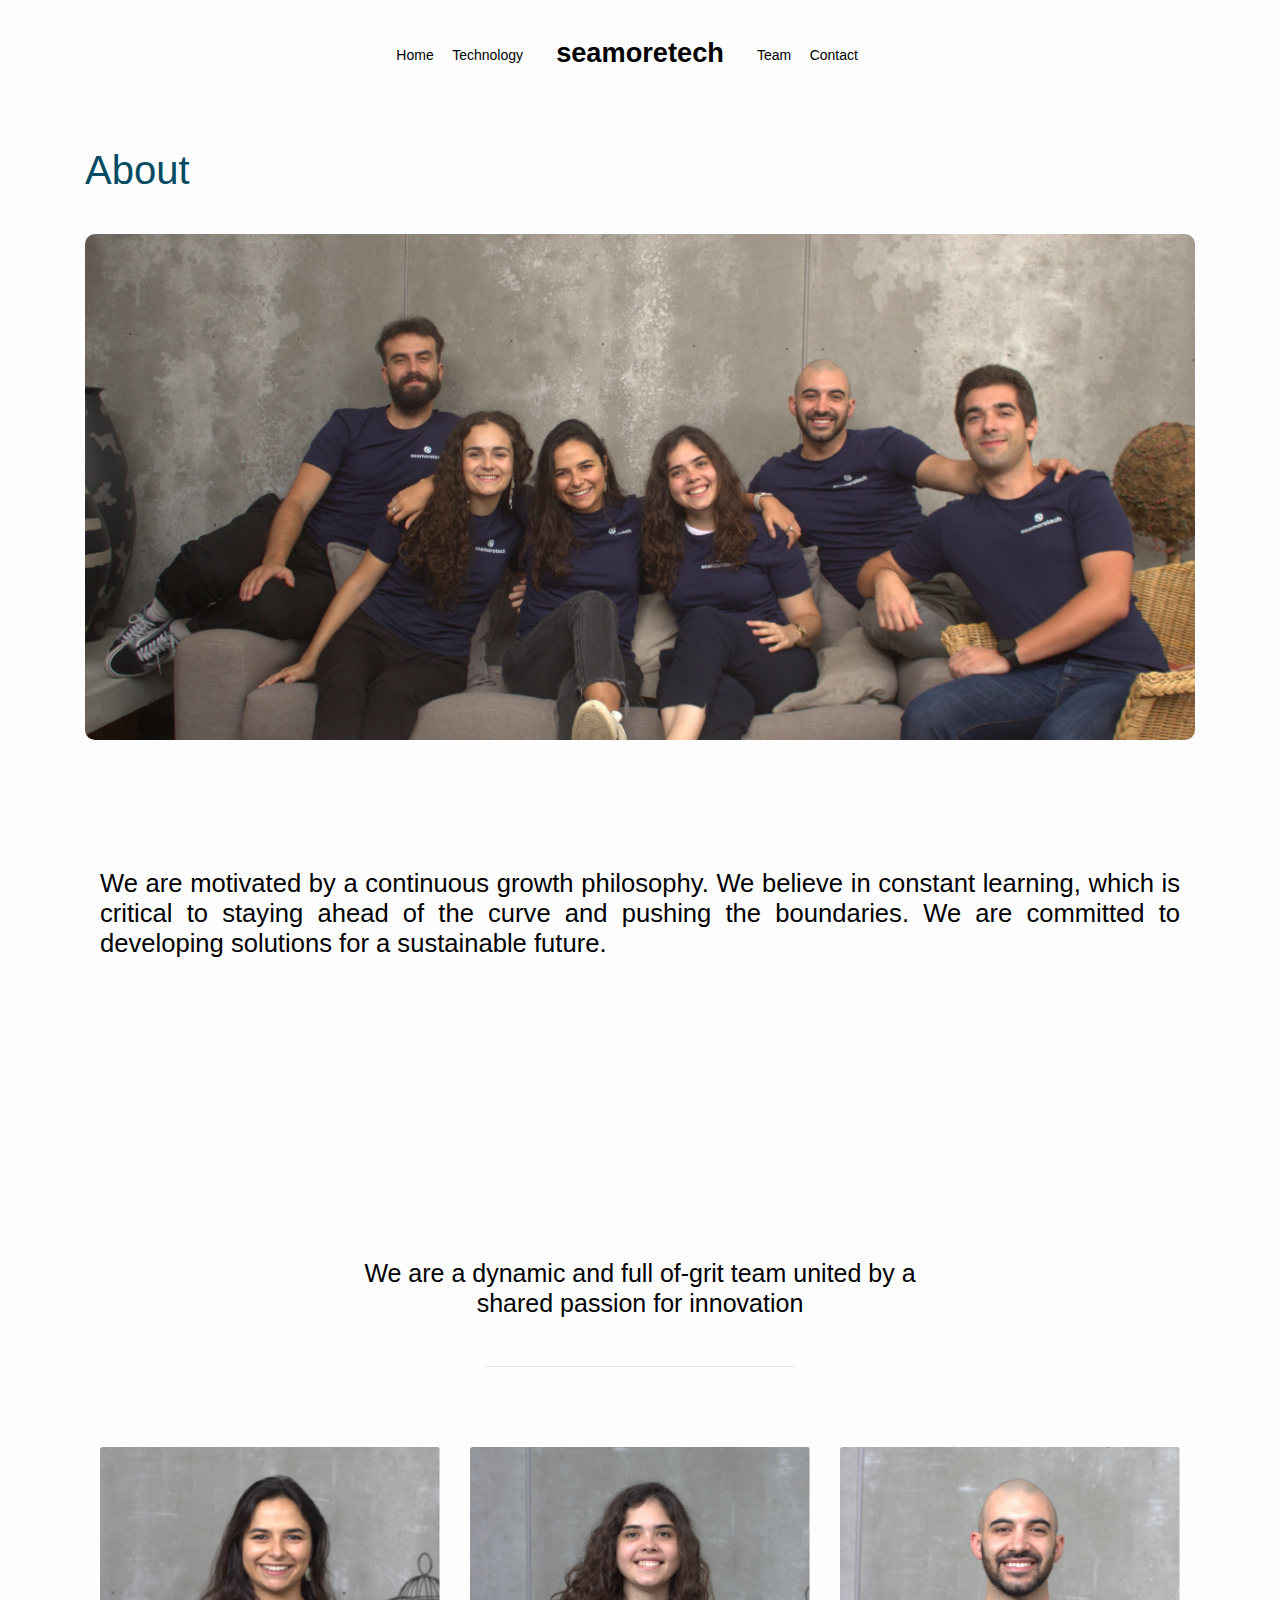
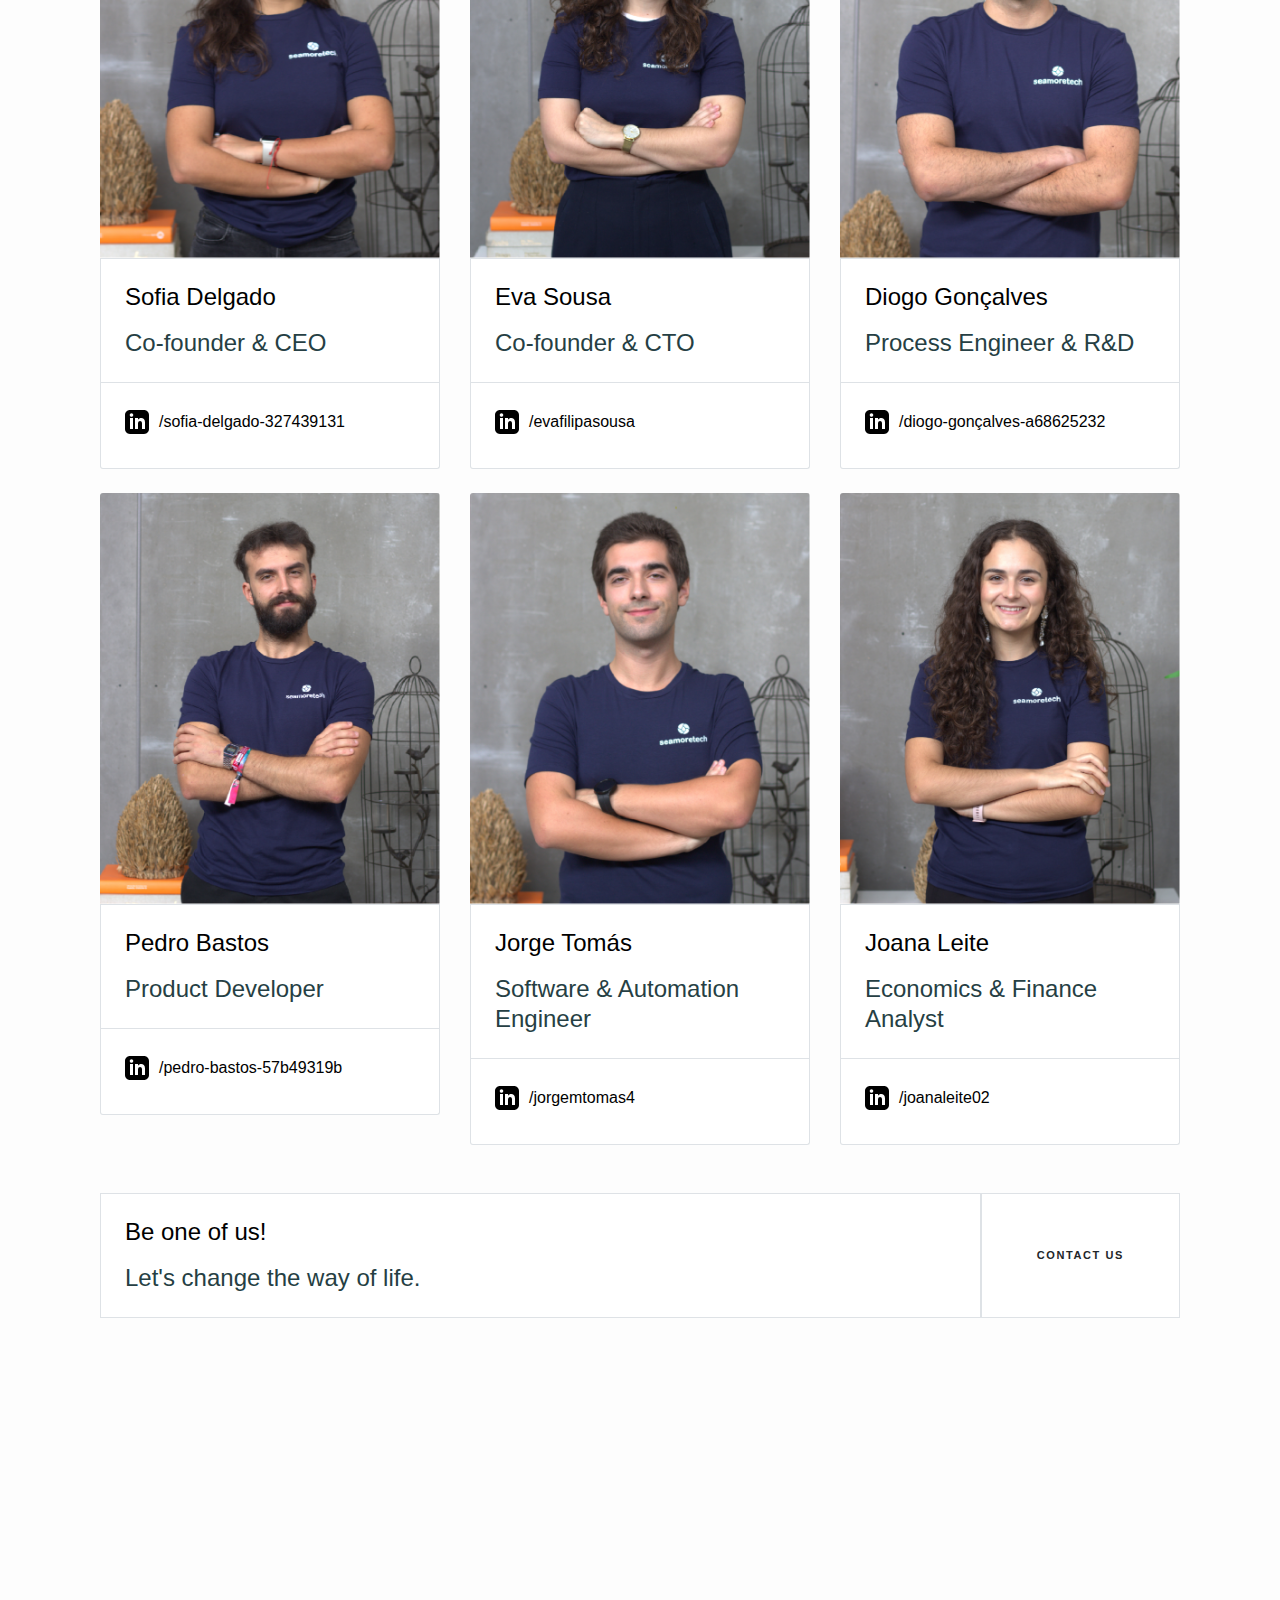
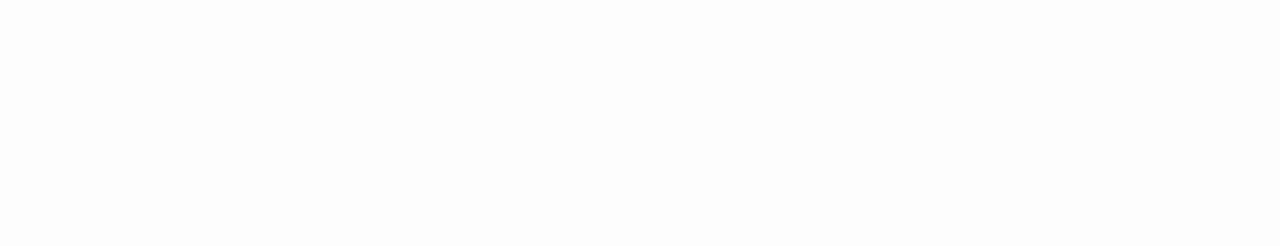
<file: about.html>
<!DOCTYPE html>
<html lang="en">
	<head>
		<title>Seamoretech &mdash; Water for tomorrow</title>
		<meta charset="utf-8" />
		<meta name="viewport" content="width=device-width, initial-scale=1, shrink-to-fit=no" />

		<meta name="description" content="Eliminate harmful brine disposal through cutting-edge technology." />
		<meta
			name="keywords"
			content="desalination, water production, brine reduction, sustainable desalination, clean water technology, seawater desalination, innovative desalination, mineral recovery, water scarcity solutions"
		/>
		<meta name="author" content="Seamoretech" />

		<!-- Additional SEO Recommendations -->
		<link rel="canonical" href="https://seamoretech.com" />
		<meta property="og:title" content="Seamoretech - Water for tomorrow" />
		<meta property="og:description" content="Eliminate harmful brine disposal through cutting-edge technology." />
		<meta property="og:url" content="https://seamoretech.com" />
		<meta property="og:type" content="website" />
		<meta property="og:image" content="https://seamoretech.com/" />
		<meta name="twitter:card" content="summary_large_image" />
		<meta name="twitter:title" content="Seamoretech - Water for tomorrow" />
		<meta name="twitter:description" content="Eliminate harmful brine disposal through cutting-edge technology." />

		<!-- Favicon -->
		<link rel="icon" href="images/seamoretech.ico" type="image/x-icon" />
		<!-- Alternatively for different formats -->
		<link rel="icon" href="images/seamoretech_ico.png" type="image/png" />

		<link rel="stylesheet" href="css/vendor/icomoon/style.css" />
		<link rel="stylesheet" href="css/vendor/owl.carousel.min.css" />
		<link rel="stylesheet" href="css/vendor/aos.css" />
		<link rel="stylesheet" href="css/vendor/animate.min.css" />
		<link rel="stylesheet" href="css/vendor/bootstrap.min.css" />
		<link rel="stylesheet" href="css/vendor/jquery.fancybox.min.css" />

		<!-- Theme Style -->
		<link rel="stylesheet" href="css/style.css" />
		<style>
			strong {
				position: relative;
				font-weight: 600;
			}

			strong::before {
				/* Highlight color */
				background-color: #9ad8e0;

				content: '';
				position: absolute;
				width: calc(100% + 4px);
				height: 60%;
				left: -2px;
				bottom: 0;
				opacity: 0.35;
				transform: rotate(-2deg);
			}

			@keyframes appear {
				from {
					opacity: 0;
					scale: 0.5;
				}
				to {
					opacity: 1;
					scale: 1;
				}
			}

			.block {
				animation: appear linear;
				animation-timeline: view();
				animation-range: entry 0 cover 30%;
			}
			/* Definir layout para o card horizontal */
			.card-horizontal {
				display: flex;
				flex-direction: column;
				justify-content: space-between;
				width: 100%;
			}

			@media (min-width: 992px) {
				.card-horizontal {
					flex-direction: row;
				}
			}

			.card-img-left {
				max-width: 150px;
				padding: 1rem;
				display: flex;
				justify-content: center;
				align-items: center;
			}

			.card-footer-horizontal {
				border-top: 1px solid #eaeaea;
				flex-shrink: 0;
				padding: 1rem;
				display: flex;
				justify-content: flex-end;
				width: 100%;
			}

			@media (min-width: 992px) {
				.card-footer-horizontal {
					width: auto;
				}
			}
		</style>
	</head>

	<body data-spy="scroll" data-target=".site-nav-target" data-offset="200">
		<nav class="unslate_co--site-mobile-menu">
			<div class="close-wrap d-flex">
				<a href="#" class="d-flex ml-auto js-menu-toggle">
					<span class="close-label">Close</span>
					<div class="close-times">
						<span class="bar1"></span>
						<span class="bar2"></span>
					</div>
				</a>
			</div>
			<div class="site-mobile-inner"></div>
		</nav>

		<div class="unslate_co--site-wrap">
			<div class="unslate_co--site-inner">
				<!-- <div class="lines-wrap">
					<div class="lines-inner">
						<div class="lines"></div>
					</div>
				</div> -->
				<!-- END lines -->

				<nav class="unslate_co--site-nav dark site-nav-target">
					<div class="container">
						<div class="row align-items-center justify-content-between text-left">
							<div class="col-md-5 text-right">
								<ul class="site-nav-ul js-clone-nav text-left d-none d-lg-inline-block">
									<li>
										<a href="index.html" class="nav-link">Home</a>
									</li>
									<li><a href="technology.html" class="nav-link">Technology</a></li>
								</ul>
							</div>
							<div class="site-logo pos-absolute">
								<a href="index.html" class="unslate_co--site-logo">seamoretech</a>
							</div>
							<div class="col-md-5 text-right text-lg-left">
								<ul class="site-nav-ul js-clone-nav text-left d-none d-lg-inline-block">
									<!-- <li><a href="https://www.linkedin.com/company/seamoretech/posts/?feedView=all" target="_blank" class="nav-link">News</a></li>
									<li><a href="carreer.html" class="nav-link">Carreer</a></li> -->
									<li><a href="about.html" class="nav-link">Team</a></li>
									<li><a href="contact.html" class="nav-link">Contact</a></li>
								</ul>

								<ul class="site-nav-ul-none-onepage text-right d-inline-block d-lg-none">
									<li><a href="#" class="js-menu-toggle">Menu</a></li>
								</ul>
							</div>
						</div>
					</div>
				</nav>
				<!-- END nav -->

				<div class="container">
					<div class="portfolio-single-wrap unslate_co--section" id="portfolio-single-section">
						<div class="portfolio-single-inner" style="margin-top: 90px">
							<h2 class="heading-portfolio-single-h2" style="font-size: 2.5rem !important; font-weight: 500 !important">About</h2>

							<div class="row justify-content-between mb-5">
								<div class="col-12 mb-4">
									<div class="col-12 p-0">
										<figure class="mb-4">
											<img src="images/IMG_9755_2.jpg" alt="Image" class="img-fluid rounded-image" />
										</figure>
									</div>
								</div>
								<div class="block">
									<div class="col-12 mb-5" style="margin-top: 5rem; display: flex">
										<div class="col-md-12">
											<p style="font-size: 1.6rem; text-align: justify">
												We are motivated by a continuous growth philosophy. We believe in constant learning, which is critical to staying ahead of the curve and pushing the boundaries. We are
												committed to developing solutions for a sustainable future.
											</p>
										</div>
									</div>
								</div>
							</div>
							<!-- Team 2 - Bootstrap Brain Component -->
							<section class="py-3 py-md-5 py-xl-8">
								<div class="block">
									<div class="container mt-5">
										<div class="row justify-content-md-center">
											<div class="col-12 col-md-10 col-lg-8 col-xl-7 col-xxl-6">
												<h1 class="heading gsap-reveal-hero" data-aos="fade-up" data-aos-delay="0" style="color: #054b62; text-align-last: center">Our Team</h1>
												<p class="display-5 mb-4 mb-md-5 text-center" style="font-size: 25px">We are a dynamic and full of-grit team united by a shared passion for innovation</p>
												<hr class="w-50 mx-auto mb-5 mb-xl-9 border-dark-subtle" />
											</div>
										</div>
									</div>
								</div>

								<div class="container overflow-hidden">
									<div class="block">
										<div class="row gy-4 gy-lg-0">
											<div class="col-12 col-lg-4">
												<div class="card border-0">
													<figure class="card-img-top m-0 overflow-hidden bsb-overlay-hover">
														<a href="#!">
															<img class="img-fluid bsb-scale bsb-hover-scale-up" loading="lazy" src="images/9778.png" alt="Co-founder & CEO" />
														</a>
													</figure>
													<div class="card-body border bg-white p-4">
														<h2 class="card-title h4 fw-bold mb-3">Sofia Delgado</h2>
														<p class="card-text text-secondary">Co-founder & CEO</p>
													</div>
													<div class="card-footer border border-top-0 bg-white p-4">
														<ul class="nav mb-0 bsb-nav-sep">
															<li class="nav-item text-secondary">
																<a class="nav-link link-secondary p-0 pe-3 d-inline-flex align-items-center" href="https://www.linkedin.com/in/sofia-delgado-327439131/" target="_blank">
																	<svg xmlns="http://www.w3.org/2000/svg" width="24" height="24" viewBox="0 0 24 24">
																		<path
																			d="M19 0h-14c-2.761 0-5 2.239-5 5v14c0 2.761 2.239 5 5 5h14c2.762 0 5-2.239 5-5v-14c0-2.761-2.238-5-5-5zm-11 19h-3v-11h3v11zm-1.5-12.268c-.966 0-1.75-.79-1.75-1.764s.784-1.764 1.75-1.764 1.75.79 1.75 1.764-.783 1.764-1.75 1.764zm13.5 12.268h-3v-5.604c0-3.368-4-3.113-4 0v5.604h-3v-11h3v1.765c1.396-2.586 7-2.777 7 2.476v6.759z"
																		/>
																	</svg>
																	<span class="ms-2 fs-6" style="color: black; margin-left: 10px">/sofia-delgado-327439131</span>
																</a>
															</li>
														</ul>
													</div>
												</div>
											</div>
											<div class="col-12 col-lg-4">
												<div class="card border-0">
													<figure class="card-img-top m-0 overflow-hidden bsb-overlay-hover">
														<a href="#!">
															<img class="img-fluid bsb-scale bsb-hover-scale-up" loading="lazy" src="images/9792.png" alt="Co-founder & CTO" />
														</a>
													</figure>
													<div class="card-body border bg-white p-4">
														<h2 class="card-title h4 fw-bold mb-3">Eva Sousa</h2>
														<p class="card-text text-secondary">Co-founder & CTO</p>
													</div>
													<div class="card-footer border border-top-0 bg-white p-4">
														<ul class="nav mb-0 bsb-nav-sep">
															<li class="nav-item text-secondary">
																<a class="nav-link link-secondary p-0 pe-3 d-inline-flex align-items-center" href="https://www.linkedin.com/in/evafilipasousa/" target="_blank">
																	<svg xmlns="http://www.w3.org/2000/svg" width="24" height="24" viewBox="0 0 24 24">
																		<path
																			d="M19 0h-14c-2.761 0-5 2.239-5 5v14c0 2.761 2.239 5 5 5h14c2.762 0 5-2.239 5-5v-14c0-2.761-2.238-5-5-5zm-11 19h-3v-11h3v11zm-1.5-12.268c-.966 0-1.75-.79-1.75-1.764s.784-1.764 1.75-1.764 1.75.79 1.75 1.764-.783 1.764-1.75 1.764zm13.5 12.268h-3v-5.604c0-3.368-4-3.113-4 0v5.604h-3v-11h3v1.765c1.396-2.586 7-2.777 7 2.476v6.759z"
																		/>
																	</svg>
																	<span class="ms-2 fs-6" style="color: black; margin-left: 10px">/evafilipasousa</span>
																</a>
															</li>
														</ul>
													</div>
												</div>
											</div>
											<div class="col-12 col-lg-4">
												<div class="card border-0">
													<figure class="card-img-top m-0 overflow-hidden bsb-overlay-hover">
														<a href="#!">
															<img class="img-fluid bsb-scale bsb-hover-scale-up" loading="lazy" src="images/9776.png" alt="Process Engineer & R&D" />
														</a>
													</figure>
													<div class="card-body border bg-white p-4">
														<h2 class="card-title h4 fw-bold mb-3">Diogo Gonçalves</h2>
														<p class="card-text text-secondary">Process Engineer & R&D</p>
													</div>
													<div class="card-footer border border-top-0 bg-white p-4">
														<ul class="nav mb-0 bsb-nav-sep">
															<li class="nav-item text-secondary">
																<a class="nav-link link-secondary p-0 pe-3 d-inline-flex align-items-center" href="https://www.linkedin.com/in/diogo-gon%C3%A7alves-a68625232/" target="_blank">
																	<svg xmlns="http://www.w3.org/2000/svg" width="24" height="24" viewBox="0 0 24 24">
																		<path
																			d="M19 0h-14c-2.761 0-5 2.239-5 5v14c0 2.761 2.239 5 5 5h14c2.762 0 5-2.239 5-5v-14c0-2.761-2.238-5-5-5zm-11 19h-3v-11h3v11zm-1.5-12.268c-.966 0-1.75-.79-1.75-1.764s.784-1.764 1.75-1.764 1.75.79 1.75 1.764-.783 1.764-1.75 1.764zm13.5 12.268h-3v-5.604c0-3.368-4-3.113-4 0v5.604h-3v-11h3v1.765c1.396-2.586 7-2.777 7 2.476v6.759z"
																		/>
																	</svg>
																	<span class="ms-2 fs-6" style="color: black; margin-left: 10px">/diogo-gonçalves-a68625232</span>
																</a>
															</li>
														</ul>
													</div>
												</div>
											</div>
										</div>
									</div>
									<div class="block">
										<div class="row gy-4 gy-lg-0 mt-4">
											<div class="col-12 col-lg-4">
												<div class="card border-0">
													<figure class="card-img-top m-0 overflow-hidden bsb-overlay-hover">
														<a href="#!">
															<img class="img-fluid bsb-scale bsb-hover-scale-up" loading="lazy" src="images/9801.png" alt="Product Developer" />
														</a>
													</figure>
													<div class="card-body border bg-white p-4">
														<h2 class="card-title h4 fw-bold mb-3">Pedro Bastos</h2>
														<p class="card-text text-secondary">Product Developer</p>
													</div>
													<div class="card-footer border border-top-0 bg-white p-4">
														<ul class="nav mb-0 bsb-nav-sep">
															<li class="nav-item text-secondary">
																<a class="nav-link link-secondary p-0 pe-3 d-inline-flex align-items-center" href="https://www.linkedin.com/in/pedro-bastos-57b49319b/" target="_blank">
																	<svg xmlns="http://www.w3.org/2000/svg" width="24" height="24" viewBox="0 0 24 24">
																		<path
																			d="M19 0h-14c-2.761 0-5 2.239-5 5v14c0 2.761 2.239 5 5 5h14c2.762 0 5-2.239 5-5v-14c0-2.761-2.238-5-5-5zm-11 19h-3v-11h3v11zm-1.5-12.268c-.966 0-1.75-.79-1.75-1.764s.784-1.764 1.75-1.764 1.75.79 1.75 1.764-.783 1.764-1.75 1.764zm13.5 12.268h-3v-5.604c0-3.368-4-3.113-4 0v5.604h-3v-11h3v1.765c1.396-2.586 7-2.777 7 2.476v6.759z"
																		/>
																	</svg>
																	<span class="ms-2 fs-6" style="color: black; margin-left: 10px">/pedro-bastos-57b49319b</span>
																</a>
															</li>
														</ul>
													</div>
												</div>
											</div>
											<div class="col-12 col-lg-4">
												<div class="card border-0">
													<figure class="card-img-top m-0 overflow-hidden bsb-overlay-hover">
														<a href="#!">
															<img class="img-fluid bsb-scale bsb-hover-scale-up" loading="lazy" src="images/9815.png" alt="Software & Automation Engineer" />
														</a>
													</figure>
													<div class="card-body border bg-white p-4">
														<h2 class="card-title h4 fw-bold mb-3">Jorge Tomás</h2>
														<p class="card-text text-secondary">Software & Automation Engineer</p>
													</div>
													<div class="card-footer border border-top-0 bg-white p-4">
														<ul class="nav mb-0 bsb-nav-sep">
															<li class="nav-item text-secondary">
																<a class="nav-link link-secondary p-0 pe-3 d-inline-flex align-items-center" href="https://www.linkedin.com/in/jorgemtomas4/" target="_blank">
																	<svg xmlns="http://www.w3.org/2000/svg" width="24" height="24" viewBox="0 0 24 24">
																		<path
																			d="M19 0h-14c-2.761 0-5 2.239-5 5v14c0 2.761 2.239 5 5 5h14c2.762 0 5-2.239 5-5v-14c0-2.761-2.238-5-5-5zm-11 19h-3v-11h3v11zm-1.5-12.268c-.966 0-1.75-.79-1.75-1.764s.784-1.764 1.75-1.764 1.75.79 1.75 1.764-.783 1.764-1.75 1.764zm13.5 12.268h-3v-5.604c0-3.368-4-3.113-4 0v5.604h-3v-11h3v1.765c1.396-2.586 7-2.777 7 2.476v6.759z"
																		/>
																	</svg>
																	<span class="ms-2 fs-6" style="color: black; margin-left: 10px">/jorgemtomas4</span>
																</a>
															</li>
														</ul>
													</div>
												</div>
											</div>
											<div class="col-12 col-lg-4">
												<div class="card border-0">
													<figure class="card-img-top m-0 overflow-hidden bsb-overlay-hover">
														<a href="#!">
															<img class="img-fluid bsb-scale bsb-hover-scale-up" loading="lazy" src="images/9786.png" alt="Economics & Finance Analyst" />
														</a>
													</figure>
													<div class="card-body border bg-white p-4">
														<h2 class="card-title h4 fw-bold mb-3">Joana Leite</h2>
														<p class="card-text text-secondary">Economics & Finance Analyst</p>
													</div>
													<div class="card-footer border border-top-0 bg-white p-4">
														<ul class="nav mb-0 bsb-nav-sep">
															<li class="nav-item text-secondary">
																<a class="nav-link link-secondary p-0 pe-3 d-inline-flex align-items-center" href="https://www.linkedin.com/in/joanaleite02/" target="_blank">
																	<svg xmlns="http://www.w3.org/2000/svg" width="24" height="24" viewBox="0 0 24 24">
																		<path
																			d="M19 0h-14c-2.761 0-5 2.239-5 5v14c0 2.761 2.239 5 5 5h14c2.762 0 5-2.239 5-5v-14c0-2.761-2.238-5-5-5zm-11 19h-3v-11h3v11zm-1.5-12.268c-.966 0-1.75-.79-1.75-1.764s.784-1.764 1.75-1.764 1.75.79 1.75 1.764-.783 1.764-1.75 1.764zm13.5 12.268h-3v-5.604c0-3.368-4-3.113-4 0v5.604h-3v-11h3v1.765c1.396-2.586 7-2.777 7 2.476v6.759z"
																		/>
																	</svg>
																	<span class="ms-2 fs-6" style="color: black; margin-left: 10px">/joanaleite02</span>
																</a>
															</li>
														</ul>
													</div>
												</div>
											</div>
											<div class="col-12 mt-5">
												<div class="card-horizontal border-0 d-flex flex-column flex-lg-row">
													<div class="card-body border bg-white p-4 d-flex flex-column justify-content-center">
														<h2 class="card-title h4 fw-bold mb-3">Be one of us!</h2>
														<p class="card-text text-secondary">Let's change the way of life.</p>
													</div>

													<div class="card-footer-horizontal border bg-white p-4 d-flex align-items-center justify-content-end">
														<a href="./contact.html" class="btn">Contact Us</a>
													</div>
												</div>
											</div>
										</div>
									</div>
								</div>
							</section>
						</div>
					</div>
				</div>
			</div>

			<footer class="unslate_co--footer unslate_co--section">
				<div class="container">
					<div class="row justify-content-center">
						<div class="col-md-7">
							<div class="footer-site-logo">
								<a href="#">seamoretech</a>
							</div>

							<div class="social-container">
								<span class="social-text">Connect with us:</span>
								<a href="https://www.linkedin.com/company/seamoretech/?originalSubdomain=pt" target="_blank">
									<svg xmlns="http://www.w3.org/2000/svg" width="24" height="24" viewBox="0 0 24 24">
										<path
											d="M19 0h-14c-2.761 0-5 2.239-5 5v14c0 2.761 2.239 5 5 5h14c2.762 0 5-2.239 5-5v-14c0-2.761-2.238-5-5-5zm-11 19h-3v-11h3v11zm-1.5-12.268c-.966 0-1.75-.79-1.75-1.764s.784-1.764 1.75-1.764 1.75.79 1.75 1.764-.783 1.764-1.75 1.764zm13.5 12.268h-3v-5.604c0-3.368-4-3.113-4 0v5.604h-3v-11h3v1.765c1.396-2.586 7-2.777 7 2.476v6.759z"
										/>
									</svg>
								</a>
							</div>

							<p class="site-copyright">
								<small>
									&copy; <span id="currentYear"></span> <a href="#">seamoretech</a>. All Rights Reserved. Template made by <a href="https://colorlib.com" target="_blank">Colorlib</a> | Edited with
									<span class="icon-heart text-blue"></span> by <a href="#">seamoretech</a>.
								</small>
							</p>
						</div>
					</div>
				</div>
			</footer>
		</div>

		<!-- Loader -->
		<div id="unslate_co--overlayer"></div>
		<div class="site-loader-wrap">
			<div class="site-loader"></div>
		</div>

		<script src="js/scripts-dist.js"></script>
		<script src="js/main.js"></script>

		<!-- Global site tag (gtag.js) - Google Analytics -->
		<script async src="https://www.googletagmanager.com/gtag/js?id=UA-157808202-1"></script>
		<script>
			window.dataLayer = window.dataLayer || [];
			function gtag() {
				dataLayer.push(arguments);
			}
			gtag('js', new Date());

			gtag('config', 'UA-157808202-1');
		</script>
		<script>
			// Obtem o ano atual
			const year = new Date().getFullYear();
			// Define o ano no elemento com id 'currentYear'
			document.getElementById('currentYear').textContent = year;
		</script>
	</body>
</html>
</file>
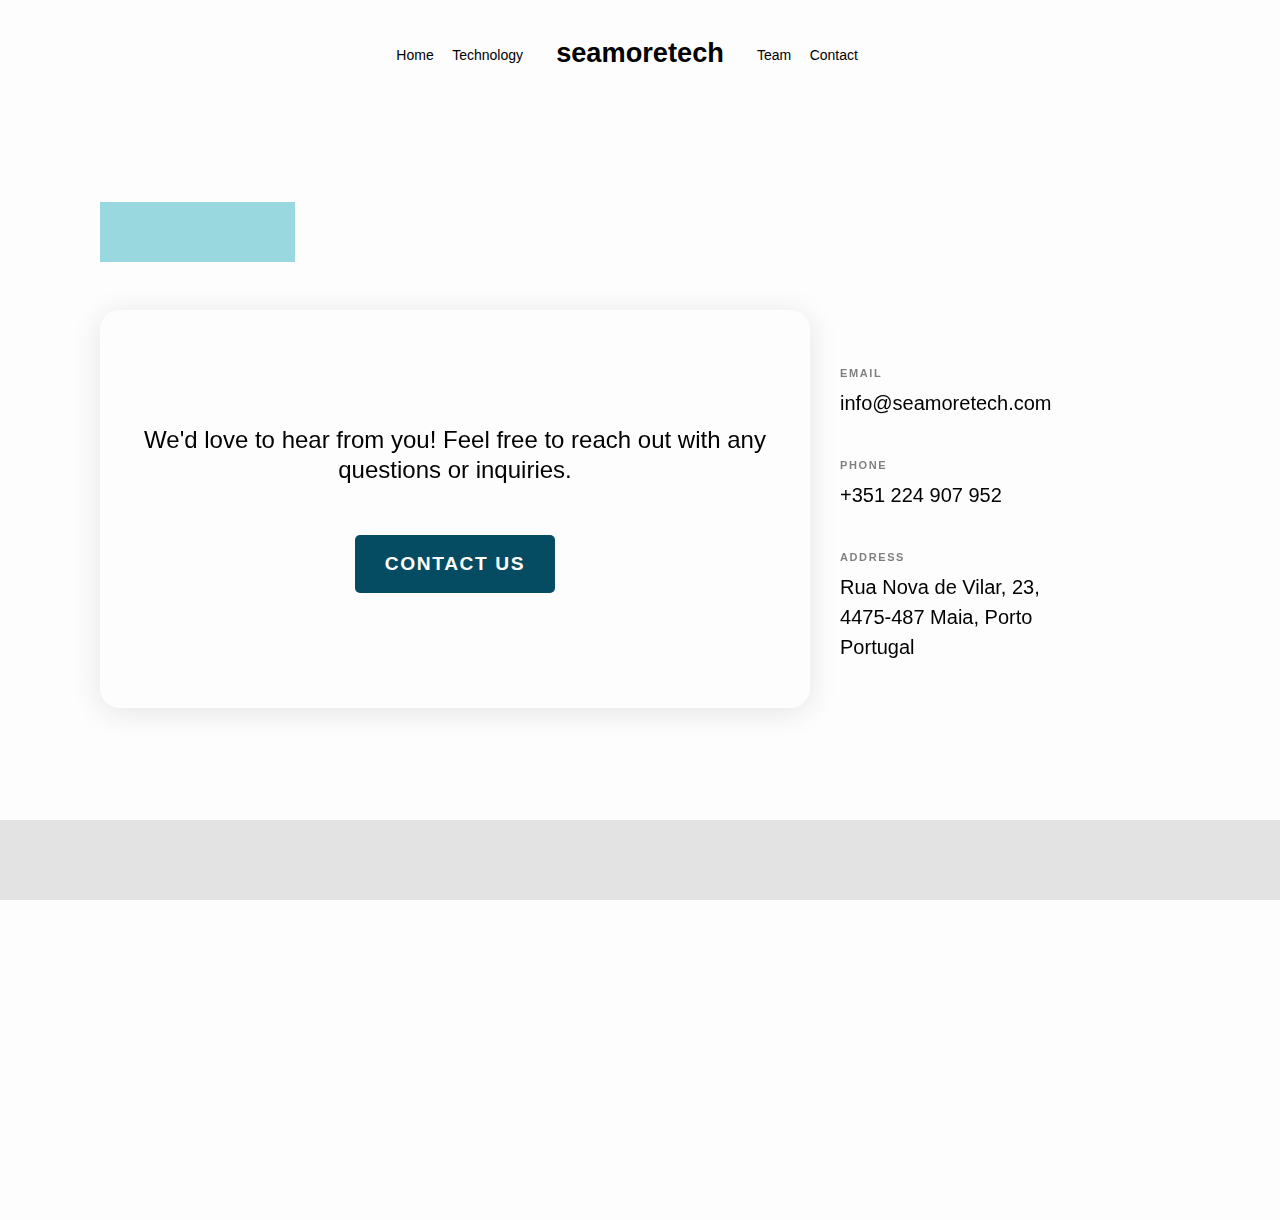
<file: contact.html>
<!DOCTYPE html>
<html lang="en">
	<head>
		<title>Seamoretech &mdash; Water for tomorrow</title>
		<meta charset="utf-8" />
		<meta name="viewport" content="width=device-width, initial-scale=1, shrink-to-fit=no" />

		<meta name="description" content="Eliminate harmful brine disposal through cutting-edge technology." />
		<meta
			name="keywords"
			content="desalination, water production, brine reduction, sustainable desalination, clean water technology, seawater desalination, innovative desalination, mineral recovery, water scarcity solutions"
		/>
		<meta name="author" content="Seamoretech" />

		<!-- Additional SEO Recommendations -->
		<link rel="canonical" href="https://seamoretech.com" />
		<meta property="og:title" content="Seamoretech - Water for tomorrow" />
		<meta property="og:description" content="Eliminate harmful brine disposal through cutting-edge technology." />
		<meta property="og:url" content="https://seamoretech.com" />
		<meta property="og:type" content="website" />
		<meta property="og:image" content="https://seamoretech.com/" />
		<meta name="twitter:card" content="summary_large_image" />
		<meta name="twitter:title" content="Seamoretech - Water for tomorrow" />
		<meta name="twitter:description" content="Eliminate harmful brine disposal through cutting-edge technology." />

		<!-- Favicon -->
		<link rel="icon" href="images/seamoretech.ico" type="image/x-icon" />
		<!-- Alternatively for different formats -->
		<link rel="icon" href="images/seamoretech_ico.png" type="image/png" />

		<link rel="stylesheet" href="css/vendor/icomoon/style.css" />
		<link rel="stylesheet" href="css/vendor/owl.carousel.min.css" />
		<link rel="stylesheet" href="css/vendor/aos.css" />
		<link rel="stylesheet" href="css/vendor/animate.min.css" />
		<link rel="stylesheet" href="css/vendor/bootstrap.min.css" />
		<link rel="stylesheet" href="css/vendor/jquery.fancybox.min.css" />

		<!-- Theme Style -->
		<link rel="stylesheet" href="css/style.css" />
	</head>

	<body data-spy="scroll" data-target=".site-nav-target" data-offset="200">
		<nav class="unslate_co--site-mobile-menu">
			<div class="close-wrap d-flex">
				<a href="#" class="d-flex ml-auto js-menu-toggle">
					<span class="close-label">Close</span>
					<div class="close-times">
						<span class="bar1"></span>
						<span class="bar2"></span>
					</div>
				</a>
			</div>
			<div class="site-mobile-inner"></div>
		</nav>

		<div class="unslate_co--site-wrap">
			<div class="unslate_co--site-inner">
				<!-- <div class="lines-wrap">
					<div class="lines-inner">
						<div class="lines"></div>
					</div>
				</div> -->
				<!-- END lines -->

				<nav class="unslate_co--site-nav dark site-nav-target">
					<div class="container">
						<div class="row align-items-center justify-content-between text-left">
							<div class="col-md-5 text-right">
								<ul class="site-nav-ul js-clone-nav text-left d-none d-lg-inline-block">
									<li>
										<a href="index.html" class="nav-link">Home</a>
									</li>
									<li><a href="technology.html" class="nav-link">Technology</a></li>
								</ul>
							</div>
							<div class="site-logo pos-absolute">
								<a href="index.html" class="unslate_co--site-logo">seamoretech</a>
							</div>
							<div class="col-md-5 text-right text-lg-left">
								<ul class="site-nav-ul js-clone-nav text-left d-none d-lg-inline-block">
									<!-- <li><a href="https://www.linkedin.com/company/seamoretech/posts/?feedView=all" target="_blank" class="nav-link">Testimonial</a></li>
									<li><a href="carreer.html" class="nav-link">Carreer</a></li> -->
									<li><a href="about.html" class="nav-link">Team</a></li>
									<li><a href="contact.html" class="nav-link">Contact</a></li>
								</ul>

								<ul class="site-nav-ul-none-onepage text-right d-inline-block d-lg-none">
									<li><a href="#" class="js-menu-toggle">Menu</a></li>
								</ul>
							</div>
						</div>
					</div>
				</nav>
				<!-- END nav -->

				<div class="container">
					<div class="portfolio-single-wrap unslate_co--section" id="portfolio-single-section">
						<div class="portfolio-single-inner" style="margin-top: 90px">
							<div class="unslate_co--section" id="contact-section">
								<div class="container">
									<div class="section-heading-wrap mb-5">
										<h1 class="heading gsap-reveal-hero" data-aos="fade-up" data-aos-delay="0" style="color: #054b62">Contact Us</h1>
									</div>

									<div class="row justify-content-between">
										<div class="col-md-8">
											<div class="glass-card" id="glassCard">
												<p class="card-text">We'd love to hear from you! Feel free to reach out with any questions or inquiries.</p>
												<a href="mailto:info@seamoretech.com" class="btn btn-contact">Contact Us</a>
											</div>
										</div>

										<div class="col-md-4">
											<div class="contact-info-v1 mt-5">
												<div class="gsap-reveal d-block">
													<span class="d-block contact-info-label">Email</span>
													<a href="mailto:info@seamoretech.com" class="contact-info-val">info@seamoretech.com</a>
												</div>
												<div class="gsap-reveal d-block">
													<span class="d-block contact-info-label">Phone</span>
													<a href="#" class="contact-info-val">+351 224 907 952</a>
												</div>
												<div class="gsap-reveal d-block">
													<span class="d-block contact-info-label">Address</span>
													<address class="contact-info-val">
														Rua Nova de Vilar, 23,<br />
														4475-487 Maia, Porto<br />
														Portugal
													</address>
												</div>
											</div>
										</div>
									</div>
								</div>
							</div>
							<!-- END .contact -->
						</div>
					</div>
				</div>
			</div>

			<footer class="unslate_co--footer unslate_co--section">
				<div class="container">
					<div class="row justify-content-center">
						<div class="col-md-7">
							<div class="footer-site-logo">
								<a href="#">seamoretech</a>
							</div>

							<div class="social-container">
								<span class="social-text">Connect with us:</span>
								<a href="https://www.linkedin.com/company/seamoretech/?originalSubdomain=pt" target="_blank">
									<svg xmlns="http://www.w3.org/2000/svg" width="24" height="24" viewBox="0 0 24 24">
										<path
											d="M19 0h-14c-2.761 0-5 2.239-5 5v14c0 2.761 2.239 5 5 5h14c2.762 0 5-2.239 5-5v-14c0-2.761-2.238-5-5-5zm-11 19h-3v-11h3v11zm-1.5-12.268c-.966 0-1.75-.79-1.75-1.764s.784-1.764 1.75-1.764 1.75.79 1.75 1.764-.783 1.764-1.75 1.764zm13.5 12.268h-3v-5.604c0-3.368-4-3.113-4 0v5.604h-3v-11h3v1.765c1.396-2.586 7-2.777 7 2.476v6.759z"
										/>
									</svg>
								</a>
							</div>

							<p class="site-copyright">
								<small>
									&copy; <span id="currentYear"></span> <a href="#">seamoretech</a>. All Rights Reserved. Template made by <a href="https://colorlib.com" target="_blank">Colorlib</a> | Edited with
									<span class="icon-heart text-blue"></span> by <a href="#">seamoretech</a>.
								</small>
							</p>
						</div>
					</div>
				</div>
			</footer>
		</div>

		<!-- Loader -->
		<div id="unslate_co--overlayer"></div>
		<div class="site-loader-wrap">
			<div class="site-loader"></div>
		</div>

		<script src="js/scripts-dist.js"></script>
		<script src="js/main.js"></script>

		<!-- Global site tag (gtag.js) - Google Analytics -->
		<script async src="https://www.googletagmanager.com/gtag/js?id=UA-157808202-1"></script>
		<script>
			window.dataLayer = window.dataLayer || [];
			function gtag() {
				dataLayer.push(arguments);
			}
			gtag('js', new Date());

			gtag('config', 'UA-157808202-1');
		</script>
		<script>
			// Obtem o ano atual
			const year = new Date().getFullYear();
			// Define o ano no elemento com id 'currentYear'
			document.getElementById('currentYear').textContent = year;
		</script>
	</body>
</html>
</file>
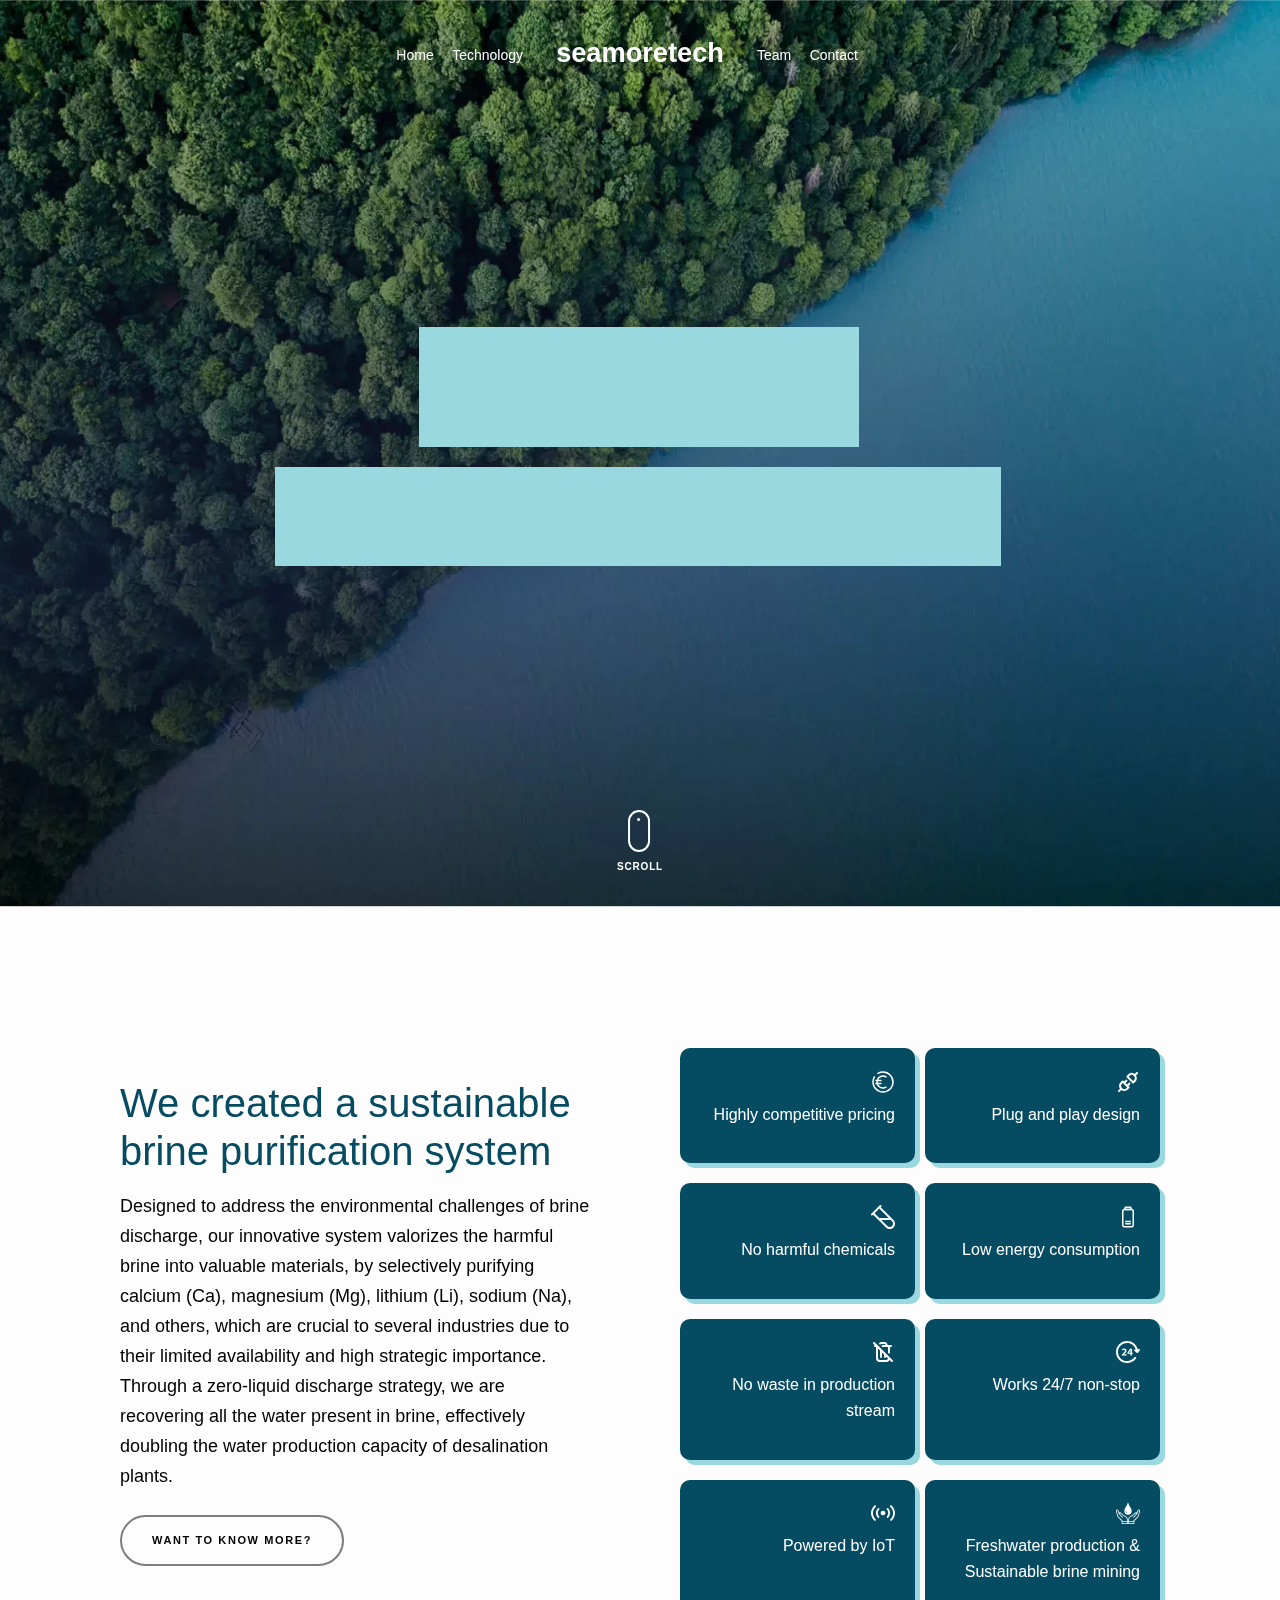
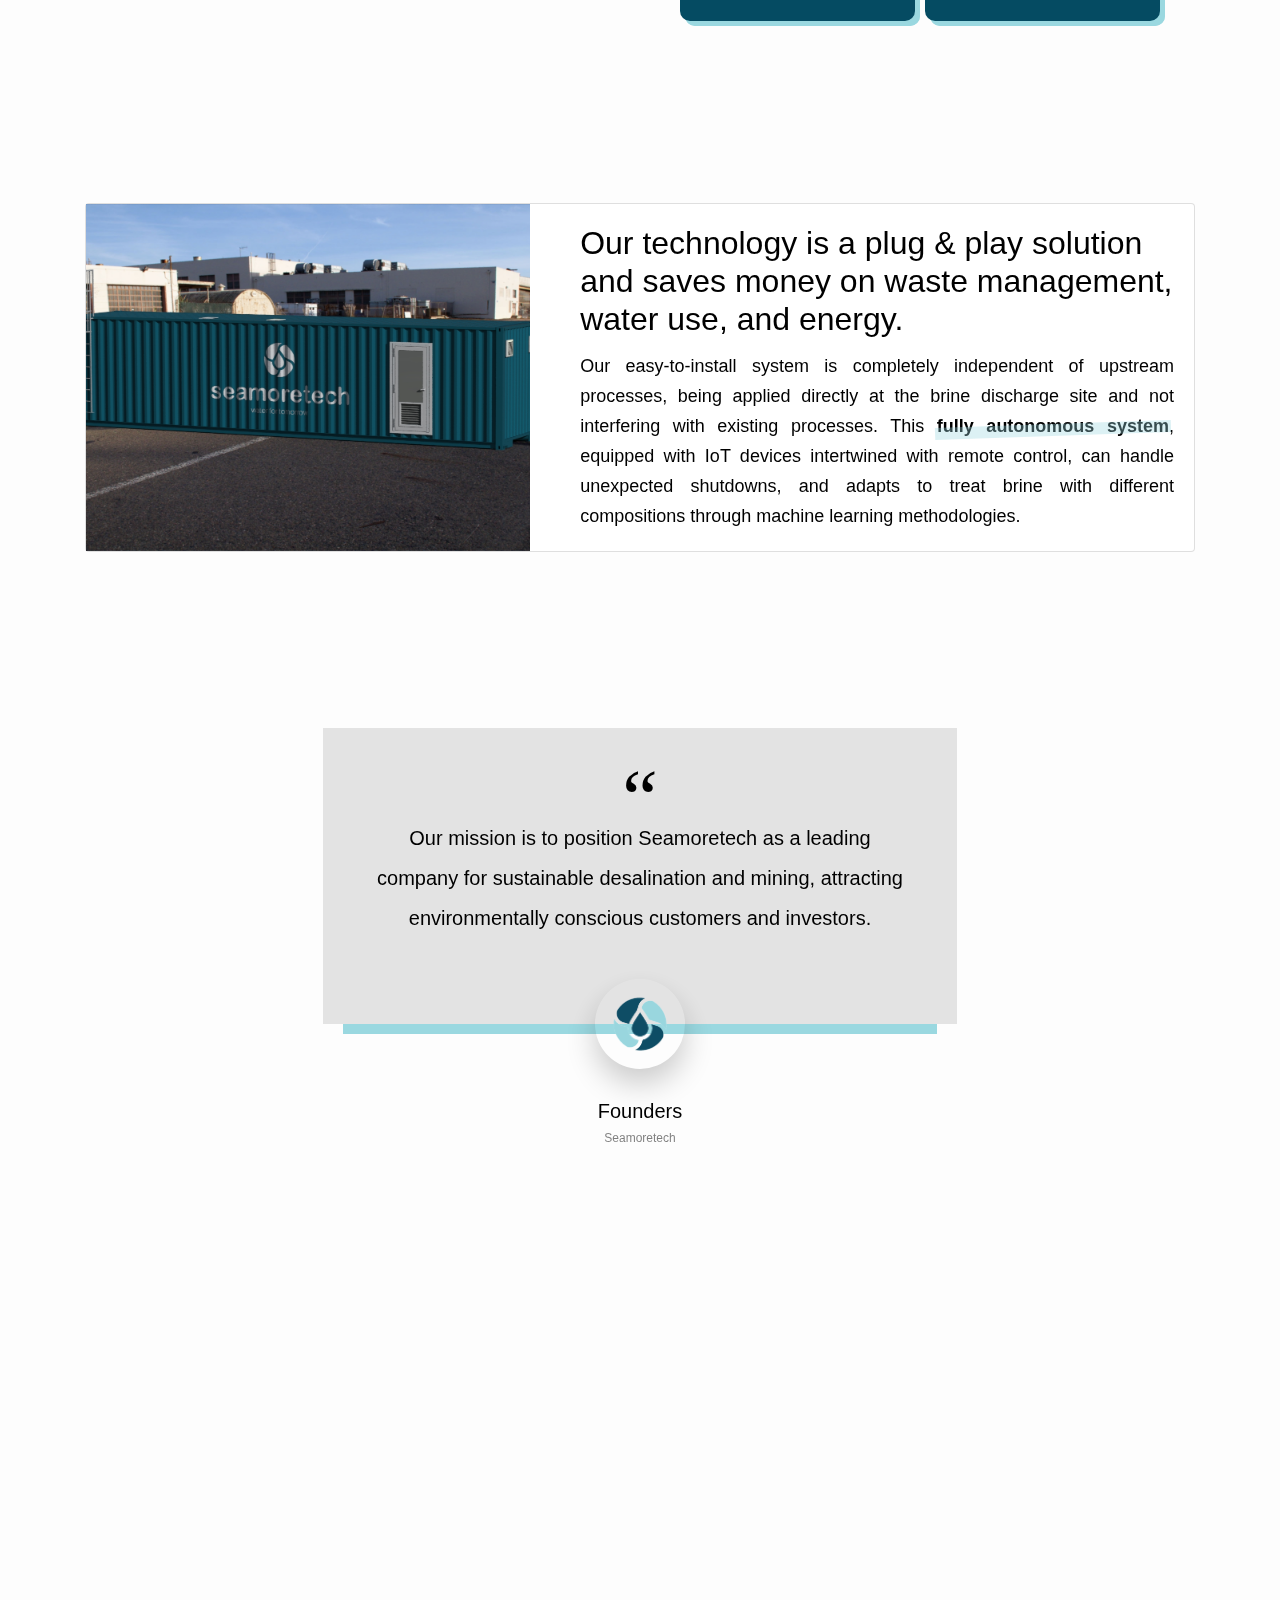
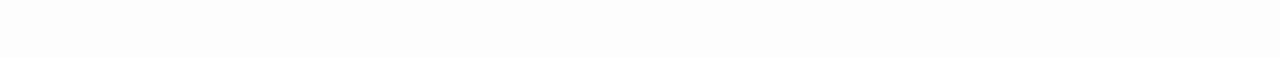
<file: technology.html>
<!DOCTYPE html>
<html lang="en">
	<head>
		<title>Seamoretech &mdash; Water for tomorrow</title>
		<meta charset="utf-8" />
		<meta name="viewport" content="width=device-width, initial-scale=1, shrink-to-fit=no" />

		<meta name="description" content="Eliminate harmful brine disposal through cutting-edge technology." />
		<meta
			name="keywords"
			content="desalination, water production, brine reduction, sustainable desalination, clean water technology, seawater desalination, innovative desalination, mineral recovery, water scarcity solutions"
		/>
		<meta name="author" content="Seamoretech" />

		<!-- Additional SEO Recommendations -->
		<link rel="canonical" href="https://seamoretech.com" />
		<meta property="og:title" content="Seamoretech - Water for tomorrow" />
		<meta property="og:description" content="Eliminate harmful brine disposal through cutting-edge technology." />
		<meta property="og:url" content="https://seamoretech.com" />
		<meta property="og:type" content="website" />
		<meta property="og:image" content="https://seamoretech.com/" />
		<meta name="twitter:card" content="summary_large_image" />
		<meta name="twitter:title" content="Seamoretech - Water for tomorrow" />
		<meta name="twitter:description" content="Eliminate harmful brine disposal through cutting-edge technology." />

		<!-- Favicon -->
		<link rel="icon" href="images/seamoretech.ico" type="image/x-icon" />
		<!-- Alternatively for different formats -->
		<link rel="icon" href="images/seamoretech_ico.png" type="image/png" />

		<link rel="stylesheet" href="css/vendor/icomoon/style.css" />
		<link rel="stylesheet" href="css/vendor/owl.carousel.min.css" />
		<link rel="stylesheet" href="css/vendor/aos.css" />
		<link rel="stylesheet" href="css/vendor/animate.min.css" />
		<link rel="stylesheet" href="css/vendor/bootstrap.min.css" />
		<link rel="stylesheet" href="css/vendor/jquery.fancybox.min.css" />

		<!-- Theme Style -->
		<link rel="stylesheet" href="css/style.css" />
		<style>
			strong {
				position: relative;
				font-weight: 600;
			}

			strong::before {
				/* Highlight color */
				background-color: #9ad8e0;

				content: '';
				position: absolute;
				width: calc(100% + 4px);
				height: 60%;
				left: -2px;
				bottom: 0;
				opacity: 0.35;
				transform: rotate(-2deg);
			}

			@keyframes appear {
				from {
					opacity: 0;
					scale: 0.5;
				}
				to {
					opacity: 1;
					scale: 1;
				}
			}

			.block {
				animation: appear linear;
				animation-timeline: view();
				animation-range: entry 0 cover 40%;
			}
			.feature svg {
				transition: transform 0.3s ease;
			}

			.feature svg:hover {
				transform: scale(1.2);
			}

			.feature p {
				transition: color 0.3s ease;
			}

			.feature:hover p {
				color: #9ad8e0;
			}
			/* Estilo para o título */
			.heading {
				font-size: 2.5em;
				font-weight: bold;
				margin-bottom: 20px;
			}

			/* Imagem com bordas arredondadas */
			.rounded-image {
				border-radius: 15px;
			}

			/* Estilo das features */
			.feature-container {
				display: flex;
				flex-wrap: wrap;
				justify-content: space-between;
			}

			.feature {
				display: flex;
				align-items: center;
				padding: 15px;
				background-color: #9ad8e0;
				color: #054b62;
				border-radius: 10px;
				flex-basis: 48%; /* Isso ajuda a garantir que cada feature ocupe metade da linha em telas grandes */
				margin-bottom: 10px;
				transition: transform 0.3s;
			}

			.feature:hover {
				transform: scale(1.05); /* Pequeno efeito de zoom ao passar o mouse */
			}

			/* Responsividade */
			@media (max-width: 768px) {
				.feature {
					flex-basis: 100%; /* Em telas menores, as features ocuparão toda a linha */
				}

				.heading {
					font-size: 2em;
				}
			}
			/* Caixa com fundo claro e margens */
			.highlight-box {
				background-color: #f2f2f2;
				padding: 15px;
				border-radius: 10px;
				text-align: left; /* Alinha o texto à esquerda */
				position: relative;
				display: flex;
				flex-direction: column;
				justify-content: space-between;
				height: 100%;
			}

			/* Título com estilo */
			.highlight-title {
				font-weight: 600;
				font-size: 1.5em;
				color: #333;
				margin-bottom: 20px;
				text-align: center;
			}

			/* Centro do conteúdo */
			.highlight-center {
				flex-grow: 1;
				display: flex;
				flex-direction: column;
				justify-content: center;
			}

			/* Conteúdo estilizado com sombra sólida e carregada */
			.highlight-content {
				font-size: 1rem;
				color: white; /* Cor do texto */
				background-color: #054b62; /* Cor de fundo */
				line-height: 1.6;
				padding: 15px; /* Adiciona espaçamento interno */
				border-radius: 10px; /* Bordas arredondadas */
				box-shadow: 5px 5px 0px #9ad8e0, 5px 5px 0px rgba(154, 216, 224, 0.8); /* Sombra simulando a segunda caixa */
				position: relative;
				display: inline-block;
				width: 100%;
				display: flex;
				justify-content: space-between;
				align-items: center;
				text-align: end;
			}

			/* Mensagem e botão posicionados no fundo */
			.highlight-message {
				font-size: 1.4em;
				font-weight: bold;
				color: #444;
				margin-bottom: 10px;
				position: relative;
				text-align: left;
			}

			.highlight-button {
				margin-bottom: 0; /* Para garantir que o botão fica no fundo */
			}

			/* Responsividade */
			@media (max-width: 768px) {
				.highlight-box {
					padding: 20px;
				}

				.highlight-title {
					font-size: 1.3em;
				}

				.highlight-content {
					font-size: 0.8rem;
				}

				.highlight-message {
					font-size: 1.2em;
				}
			}
			/* Caixa com fundo claro e margens */
			.highlight-box {
				background-color: #f2f2f2;
				padding: 30px;
				border-radius: 10px;
				text-align: left; /* Alinha o texto à esquerda */
				position: relative;
				display: flex;
				flex-direction: column;
				justify-content: space-between;
				height: 100%;
			}

			/* Título com estilo */
			.highlight-title {
				font-weight: 600;
				font-size: 1.5em;
				color: #333;
				margin-bottom: 20px;
				text-align: center;
			}

			/* Centro do conteúdo */
			.highlight-center {
				flex-grow: 1;
				display: flex;
				flex-direction: column;
				justify-content: center;
			}

			/* Conteúdo estilizado com sombra sólida e carregada */
			.highlight-content {
				font-size: 1rem;
				color: white; /* Cor do texto */
				background-color: #054b62; /* Cor de fundo */
				line-height: 1.6;
				margin-bottom: 10px;
				padding: 20px; /* Adiciona espaçamento interno */
				border-radius: 10px; /* Bordas arredondadas */
				box-shadow: 5px 5px 0px #9ad8e0, 5px 5px 0px rgba(154, 216, 224, 0.8); /* Sombra simulando a segunda caixa */
				position: relative;
				display: inline-block;
				width: 100%;
			}

			/* Mensagem e botão posicionados no fundo */
			.highlight-message {
				font-size: 1.4em;
				font-weight: bold;
				color: #444;
				margin-bottom: 10px;
				position: relative;
				text-align: left;
			}

			.highlight-button {
				margin-bottom: 0; /* Para garantir que o botão fica no fundo */
			}

			/* Responsividade */
			@media (max-width: 768px) {
				.highlight-box {
					padding: 20px;
				}

				.highlight-title {
					font-size: 1.3em;
				}

				.highlight-content {
					font-size: 1.2em;
				}

				.highlight-message {
					font-size: 1.2em;
				}
			}
		</style>
	</head>
	<body data-spy="scroll" data-target=".site-nav-target" data-offset="200">
		<nav class="unslate_co--site-mobile-menu">
			<div class="close-wrap d-flex">
				<a href="#" class="d-flex ml-auto js-menu-toggle">
					<span class="close-label">Close</span>
					<div class="close-times">
						<span class="bar1"></span>
						<span class="bar2"></span>
					</div>
				</a>
			</div>
			<div class="site-mobile-inner"></div>
		</nav>

		<div class="unslate_co--site-wrap">
			<div class="unslate_co--site-inner">
				<!-- <div class="lines-wrap">
					<div class="lines-inner">
						<div class="lines"></div>
					</div>
				</div> -->
				<!-- END lines -->

				<nav class="unslate_co--site-nav site-nav-target">
					<div class="container">
						<div class="row align-items-center justify-content-between text-left">
							<div class="col-md-5 text-right">
								<ul class="site-nav-ul js-clone-nav text-left d-none d-lg-inline-block">
									<li>
										<a href="index.html" class="nav-link">Home</a>
									</li>

									<li><a href="technology.html" class="nav-link">Technology</a></li>
								</ul>
							</div>
							<div class="site-logo pos-absolute">
								<a href="index.html" class="unslate_co--site-logo">seamoretech</a>
							</div>
							<div class="col-md-5 text-right text-lg-left">
								<ul class="site-nav-ul js-clone-nav text-left d-none d-lg-inline-block">
									<li><a href="about.html" class="nav-link">Team</a></li>
									<!-- <li><a href="https://www.linkedin.com/company/seamoretech/posts/?feedView=all" target="_blank" class="nav-link">News</a></li> -->
									<!-- <li><a href="carreer.html" class="nav-link">Carreer</a></li> -->
									<li><a href="contact.html" class="nav-link">Contact</a></li>
								</ul>

								<ul class="site-nav-ul-none-onepage text-right d-inline-block d-lg-none">
									<li><a href="#" class="js-menu-toggle">Menu</a></li>
								</ul>
							</div>
						</div>
					</div>
				</nav>
				<!-- END nav -->

				<div class="cover-v1 jarallax" style="background-image: url('images/technology_background.webp')">
					<div class="container">
						<div class="row align-items-center">
							<div class="col-md-8 mx-auto text-center">
								<h1 class="heading gsap-reveal-hero text-white" data-aos="fade-up" data-aos-delay="0">Technology</h1>
								<h2 class="subheading gsap-reveal-hero text-white" data-aos="fade-up" data-aos-delay="100">Eliminate harmful brine disposal through cutting-edge technology</h2>
							</div>
						</div>
					</div>

					<!-- dov -->
					<a href="#about-section" class="mouse-wrap smoothscroll">
						<span class="mouse">
							<span class="scroll"></span>
						</span>
						<span class="mouse-label">Scroll</span>
					</a>
				</div>
				<!-- END .cover-v1 -->
				<div class="block">
					<div class="unslate_co--section" id="about-section">
						<div class="container">
							<section class="sustainable-section col-12">
								<div class="sustainable-content col-lg-6 col-md-12">
									<h2 class="heading-portfolio-single-h2" style="font-size: 2.5rem !important; font-weight: 500 !important; color: #054b62">We created a sustainable brine purification system</h2>
									<p>
										Designed to address the environmental challenges of brine discharge, our innovative system valorizes the harmful brine into valuable materials, by selectively purifying calcium
										(Ca), magnesium (Mg), lithium (Li), sodium (Na), and others, which are crucial to several industries due to their limited availability and high strategic importance. Through a
										zero-liquid discharge strategy, we are recovering all the water present in brine, effectively doubling the water production capacity of desalination plants.
									</p>
									<p class="gsap-reveal"><a href="./contact.html" class="btn btn-outline-pill btn-custom-light">Want to know more?</a></p>
								</div>
								<div class="sustainable-features col-lg-6 col-md-12">
									<div class="highlight-content">
										<svg viewBox="0 0 24 24" fill="none" xmlns="http://www.w3.org/2000/svg" style="width: 1.5rem; height: 1.5rem">
											<g id="SVGRepo_bgCarrier" stroke-width="0"></g>
											<g id="SVGRepo_tracerCarrier" stroke-linecap="round" stroke-linejoin="round" style="width: 20px; height: 20px"></g>
											<g id="SVGRepo_iconCarrier">
												<path
													d="M15 6.80269C14.1175 6.29218 13.0929 6 12 6C8.68629 6 6 8.68629 6 12C6 15.3137 8.68629 18 12 18C13.0929 18 14.1175 17.7078 15 17.1973"
													stroke="#fff"
													stroke-width="1.5"
													stroke-linecap="round"
												></path>
												<path d="M5 10.5H10" stroke="#fff" stroke-width="1.5" stroke-linecap="round"></path>
												<path d="M5 13.5H10" stroke="#fff" stroke-width="1.5" stroke-linecap="round"></path>
												<path
													d="M7 3.33782C8.47087 2.48697 10.1786 2 12 2C17.5228 2 22 6.47715 22 12C22 17.5228 17.5228 22 12 22C6.47715 22 2 17.5228 2 12C2 10.1786 2.48697 8.47087 3.33782 7"
													stroke="#fff"
													stroke-width="1.5"
													stroke-linecap="round"
												></path>
											</g>
										</svg>
										<p class="mt-2">Highly competitive pricing</p>
									</div>
									<div class="highlight-content">
										<svg viewBox="0 0 48 48" xmlns="http://www.w3.org/2000/svg" fill="#fff" width="1.5rem" height="1.5rem">
											<g id="SVGRepo_bgCarrier" stroke-width="0"></g>
											<g id="SVGRepo_tracerCarrier" stroke-linecap="round" stroke-linejoin="round"></g>
											<g id="SVGRepo_iconCarrier">
												<g id="Layer_2" data-name="Layer 2">
													<g id="invisible_box" data-name="invisible box"><rect width="48" height="48" fill="none"></rect></g>
													<g id="Layer_6" data-name="Layer 6">
														<g>
															<path
																d="M25.6,25.6,22.2,29,19,25.8l3.4-3.4a2,2,0,0,0-2.8-2.8L16.2,23l-1.3-1.3a1.9,1.9,0,0,0-2.8,0l-3,3a9.8,9.8,0,0,0-3,7,9.1,9.1,0,0,0,1.8,5.6L4.6,40.6a1.9,1.9,0,0,0,0,2.8,1.9,1.9,0,0,0,2.8,0l3.2-3.2a10.1,10.1,0,0,0,5.9,1.9,10.2,10.2,0,0,0,7.1-2.9l3-3a2,2,0,0,0,.6-1.4,1.7,1.7,0,0,0-.6-1.4L25,31.8l3.4-3.4a2,2,0,0,0-2.8-2.8ZM20.8,36.4a6.1,6.1,0,0,1-8.5,0l-.4-.4a6.4,6.4,0,0,1-1.8-4.3,6,6,0,0,1,1.8-4.2l1.6-1.6,8.8,8.9Z"
															></path>
															<path
																d="M43.4,4.6a1.9,1.9,0,0,0-2.8,0L37.2,8a10,10,0,0,0-13,.9l-3,3a2,2,0,0,0-.6,1.4,1.7,1.7,0,0,0,.6,1.4L32.9,26.4a1.9,1.9,0,0,0,2.8,0l3-2.9a9.9,9.9,0,0,0,2.9-7.1A10.4,10.4,0,0,0,40,10.9l3.4-3.5A1.9,1.9,0,0,0,43.4,4.6Zm-7.5,16-1.6,1.6-8.9-8.9L27,11.8a5.9,5.9,0,0,1,8.5,0l.4.3a6.3,6.3,0,0,1,1.7,4.3A5.9,5.9,0,0,1,35.9,20.6Z"
															></path>
														</g>
													</g>
												</g>
											</g>
										</svg>
										<p class="mt-2">Plug and play design</p>
									</div>
									<div class="highlight-content">
										<svg
											fill="#fff"
											height="200px"
											width="200px"
											version="1.1"
											id="Layer_1"
											xmlns="http://www.w3.org/2000/svg"
											xmlns:xlink="http://www.w3.org/1999/xlink"
											viewBox="0 0 501.333 501.333"
											xml:space="preserve"
											style="width: 1.5rem; height: 1.5rem"
										>
											<g id="SVGRepo_bgCarrier" stroke-width="0"></g>
											<g id="SVGRepo_tracerCarrier" stroke-linecap="round" stroke-linejoin="round"></g>
											<g id="SVGRepo_iconCarrier">
												<g>
													<g>
														<path
															d="M469.333,312.533L202.667,45.866l10.667-9.6c8.533-8.533,8.533-21.333,0-29.867S192-2.133,183.467,6.4L6.4,182.4 c-8.533,8.533-8.533,21.333,0,29.867c4.267,4.267,9.6,6.4,14.933,6.4c5.333,0,10.667-2.133,13.867-5.333l10.667-10.667 l266.667,266.667c20.267,20.267,48,32,77.867,32c29.867,0,57.6-11.733,78.933-33.067c20.267-20.267,32-48,32-77.867 C501.333,361.6,490.667,333.866,469.333,312.533z M75.733,172.8l98.133-98.133l195.2,195.2H172.8L75.733,172.8z M440.533,439.467 c-13.867,12.8-30.933,20.267-49.067,20.267c-19.2,0-36.267-7.467-49.067-20.267L215.467,312.533h195.2h1.067l28.8,28.8 c12.8,13.867,20.267,30.933,20.267,49.067C460.8,409.6,453.333,426.667,440.533,439.467z"
														></path>
													</g>
												</g>
											</g>
										</svg>
										<p class="mt-2">No harmful chemicals</p>
									</div>
									<div class="highlight-content">
										<svg viewBox="0 0 32 32" id="svg5" version="1.1" xmlns="http://www.w3.org/2000/svg" xmlns:svg="http://www.w3.org/2000/svg" fill="#fff" style="width: 1.5rem; height: 1.5rem">
											<g id="SVGRepo_bgCarrier" stroke-width="0"></g>
											<g id="SVGRepo_tracerCarrier" stroke-linecap="round" stroke-linejoin="round"></g>
											<g id="SVGRepo_iconCarrier">
												<defs id="defs2"></defs>
												<g id="layer1" transform="translate(-204,-100)">
													<path
														d="m 215,105 c -1.6447,0 -3,1.3553 -3,3 v 19 c 0,1.6447 1.3553,3 3,3 h 10 c 1.6447,0 3,-1.3553 3,-3 v -19 c 0,-1.6447 -1.3553,-3 -3,-3 z m 0,2 h 10 c 0.5713,0 1,0.4287 1,1 v 19 c 0,0.5713 -0.4287,1 -1,1 h -10 c -0.5713,0 -1,-0.4287 -1,-1 v -19 c 0,-0.5713 0.4287,-1 1,-1 z"
														id="rect18170"
														style="color: #fff; fill: #fff; fill-rule: evenodd; stroke-linecap: round; stroke-linejoin: round; stroke-miterlimit: 4.1; -inkscape-stroke: none; stroke: none"
													></path>
													<path
														d="m 217,102 c -1.0907,0 -2,0.9093 -2,2 v 1 c 0,1.0907 0.9093,2 2,2 h 6 c 1.0907,0 2,-0.9093 2,-2 v -1 c 0,-1.0907 -0.9093,-2 -2,-2 z m 0,2 h 6 v 1 h -6 z"
														id="rect18174"
														style="color: #fff; fill: #fff; fill-rule: evenodd; stroke-linecap: round; stroke-linejoin: round; stroke-miterlimit: 4.1; -inkscape-stroke: none; stroke: none"
													></path>
													<path
														d="m 217,124 a 1,1 0 0 0 -1,1 1,1 0 0 0 1,1 h 6 a 1,1 0 0 0 1,-1 1,1 0 0 0 -1,-1 z"
														id="path18176"
														style="color: #fff; fill: #fff; fill-rule: evenodd; stroke-linecap: round; stroke-linejoin: round; stroke-miterlimit: 4.1; -inkscape-stroke: none; stroke: none"
													></path>
													<path
														d="m 217,121 a 1,1 0 0 0 -1,1 1,1 0 0 0 1,1 h 6 a 1,1 0 0 0 1,-1 1,1 0 0 0 -1,-1 z"
														id="path18178"
														style="color: #fff; fill: #fff; fill-rule: evenodd; stroke-linecap: round; stroke-linejoin: round; stroke-miterlimit: 4.1; -inkscape-stroke: none; stroke: none"
													></path>
												</g>
											</g>
										</svg>
										<p class="mt-2">Low energy consumption</p>
									</div>
									<div class="highlight-content">
										<svg viewBox="0 0 24 24" fill="none" xmlns="http://www.w3.org/2000/svg" style="width: 1.5rem; height: 1.5rem">
											<g id="SVGRepo_bgCarrier" stroke-width="0"></g>
											<g id="SVGRepo_tracerCarrier" stroke-linecap="round" stroke-linejoin="round"></g>
											<g id="SVGRepo_iconCarrier">
												<path
													d="M3 3L6 6M6 6L10 10M6 6V18C6 19.6569 7.34315 21 9 21H15C16.6569 21 18 19.6569 18 18M6 6H4M10 10L14 14M10 10V17M14 14L18 18M14 14V17M18 18L21 21M18 6V12.3906M18 6H16M18 6H20M16 6L15.4558 4.36754C15.1836 3.55086 14.4193 3 13.5585 3H10.4415C9.94239 3 9.47572 3.18519 9.11861 3.5M16 6H11.6133"
													stroke="#fff"
													stroke-width="2"
													stroke-linecap="round"
													stroke-linejoin="round"
												></path>
											</g>
										</svg>
										<p class="mt-2">No waste in production stream</p>
									</div>
									<div class="highlight-content">
										<svg
											height="200px"
											width="200px"
											version="1.1"
											id="Capa_1"
											xmlns="http://www.w3.org/2000/svg"
											xmlns:xlink="http://www.w3.org/1999/xlink"
											viewBox="0 0 309.768 309.768"
											xml:space="preserve"
											fill="#fff"
											style="width: 1.5rem; height: 1.5rem"
										>
											<g id="SVGRepo_bgCarrier" stroke-width="0"></g>
											<g id="SVGRepo_tracerCarrier" stroke-linecap="round" stroke-linejoin="round"></g>
											<g id="SVGRepo_iconCarrier">
												<g>
													<g>
														<path
															style="fill: #fff"
															d="M308.417,122.685c-2.317-4.607-7.223-7.408-12.292-6.967l-15.409,1.126 c-16.714-60.412-72.04-104.968-137.706-104.968C64.154,11.875,0,76.034,0,154.884c0,78.856,64.154,143.009,143.009,143.009 c45.645,0,88.934-22.083,115.798-59.063c4.123-5.689,2.855-13.63-2.823-17.764c-5.689-4.128-13.636-2.845-17.759,2.817 c-22.099,30.421-57.692,48.587-95.222,48.587c-64.839,0-117.582-52.748-117.582-117.582S78.165,37.308,143.004,37.308 c52.22,0,96.549,34.244,111.838,81.434l-8.023,0.587c-5.124,0.37-9.524,3.807-11.139,8.681 c-1.621,4.884-0.131,10.258,3.753,13.619l23.083,19.934c2.246,3.617,6.217,6.037,10.775,6.037c0.239,0,0.462-0.054,0.696-0.065 c0.076,0,0.136,0.033,0.207,0.033c0.305,0,0.615-0.005,0.93-0.033c3.361-0.25,6.483-1.822,8.692-4.373l22.849-26.456 C310.038,132.818,310.723,127.275,308.417,122.685z"
														></path>
														<g>
															<path
																style="fill: #fff"
																d="M75.772,199.191v-12.347l11.259-10.176c19.031-17.024,28.278-26.815,28.544-36.997 c0-7.109-4.286-12.733-14.348-12.733c-7.5,0-14.071,3.742-18.629,7.239l-5.765-14.62c6.57-4.944,16.752-8.974,28.55-8.974 c19.706,0,30.562,11.525,30.562,27.342c0,14.609-10.584,26.276-23.187,37.53l-8.044,6.701v0.261h32.841v16.763H75.772V199.191z"
															></path>
															<path
																style="fill: #fff"
																d="M186.261,199.191v-20.783H147.66v-13.26l32.972-53.091h24.933v51.073h10.454v15.278h-10.454 v20.783C205.564,199.191,186.261,199.191,186.261,199.191z M186.261,163.13v-19.298c0-5.232,0.267-10.584,0.669-16.219h-0.533 c-2.823,5.635-5.102,10.726-8.044,16.219l-11.661,19.031v0.267H186.261z"
															></path>
														</g>
													</g>
												</g>
											</g>
										</svg>
										<p class="mt-2">Works 24/7 non-stop</p>
									</div>
									<div class="highlight-content">
										<svg id="Layer_1" data-name="Layer 1" xmlns="http://www.w3.org/2000/svg" viewBox="0 0 122.88 80.45" fill="#fff" style="width: 1.5rem; height: 1.5rem">
											<path
												d="M61.38,52a18.25,18.25,0,0,1-3.12-.26,12.36,12.36,0,0,1-4.44-2.29c-.3-.24-.58-.5-.86-.77a11.91,11.91,0,0,1-3.5-8.5,12.12,12.12,0,0,1,3.5-8.5,11.91,11.91,0,0,1,8.5-3.5,12.12,12.12,0,0,1,8.5,3.5,12.05,12.05,0,0,1,2.35,13.63A11.37,11.37,0,0,1,61.38,52ZM23.67,72.41a4.86,4.86,0,0,1,1.16,3.43,4.94,4.94,0,0,1-1.56,3.31l-.15.13a4.82,4.82,0,0,1-3.44,1.16,4.9,4.9,0,0,1-3.29-1.55l-.16-.2A69.87,69.87,0,0,1,4,59.74,48.29,48.29,0,0,1,0,40,48.75,48.75,0,0,1,4.64,20.29,70.07,70.07,0,0,1,17.58,1.62l.13-.13A5,5,0,0,1,21,.09a4.79,4.79,0,0,1,3.48,1.33l.11.12A4.93,4.93,0,0,1,26,4.82a4.78,4.78,0,0,1-1.33,3.47l-.07.08a61.59,61.59,0,0,0-11,15.78,38.91,38.91,0,0,0-3.85,16A39.48,39.48,0,0,0,13,56.25,60.36,60.36,0,0,0,23.25,72a1.54,1.54,0,0,1,.29.23l.13.14ZM41.93,57.76a4.87,4.87,0,0,1,.93,3.39,4.75,4.75,0,0,1-1.75,3.24l-.19.15a4.9,4.9,0,0,1-3.39.93,4.75,4.75,0,0,1-3.25-1.75l-.09-.11a42.84,42.84,0,0,1-6.71-11.35,33.74,33.74,0,0,1-2.35-12.13,32.61,32.61,0,0,1,2.25-12,42.1,42.1,0,0,1,6.74-11.36,4.85,4.85,0,0,1,7.56,6.08l0,.05a32.23,32.23,0,0,0-5.1,8.51,22.77,22.77,0,0,0,0,17.41,33.84,33.84,0,0,0,5.2,8.72l.17.25Zm64.59,21.1a4.93,4.93,0,0,1-3.3,1.53,4.71,4.71,0,0,1-3.5-1.23,4.85,4.85,0,0,1-1.62-3.35v0a4.77,4.77,0,0,1,1.23-3.47l.06-.07a60,60,0,0,0,10.46-16A39.5,39.5,0,0,0,113.18,40a38.91,38.91,0,0,0-3.86-16A60.92,60.92,0,0,0,98.25,8.24l-.12-.13a4.79,4.79,0,0,1-1.24-3.38,5,5,0,0,1,1.49-3.37l.13-.12A4.79,4.79,0,0,1,101.89,0a5,5,0,0,1,3.37,1.49l.12.12A70.58,70.58,0,0,1,118.25,20.2a48.83,48.83,0,0,1,4.62,19.68,48.67,48.67,0,0,1-4,19.81,69.42,69.42,0,0,1-12,18.68,1.94,1.94,0,0,1-.34.47v0ZM88.35,64.05a4.85,4.85,0,0,1-8.28-2.89,4.84,4.84,0,0,1,1.05-3.56l0-.05a33,33,0,0,0,5.17-8.63,23.13,23.13,0,0,0,0-17.48l0-.08a31.9,31.9,0,0,0-5.1-8.44l-.15-.18a4.89,4.89,0,0,1-.92-3.38,4.71,4.71,0,0,1,1.75-3.24L82,16a4.91,4.91,0,0,1,3.48-1,4.8,4.8,0,0,1,3.25,1.76l.07.09a41.64,41.64,0,0,1,6.69,11.3,32.47,32.47,0,0,1,2.26,12,33.59,33.59,0,0,1-2.35,12.1,43.37,43.37,0,0,1-6.77,11.45,2.47,2.47,0,0,1-.28.28Z"
											/>
										</svg>
										<p class="mt-2">Powered by IoT</p>
									</div>
									<div class="highlight-content">
										<svg
											version="1.1"
											id="Layer_1"
											xmlns="http://www.w3.org/2000/svg"
											xmlns:xlink="http://www.w3.org/1999/xlink"
											x="0px"
											y="0px"
											viewBox="0 0 122.88 113.56"
											xml:space="preserve"
											fill="#fff"
											style="width: 1.5rem; height: 1.5rem"
										>
											<style type="text/css">
												.st0 {
													fill-rule: evenodd;
													clip-rule: evenodd;
												}
											</style>
											<g>
												<path
													class="st0"
													d="M61.43,0c3.19,14.8,10.66,24.64,15.24,32.84c7.82,14.02,3.15,33.36-15.24,33.36 c-18.56,0-23.03-19.5-15.11-33.6C50.91,24.45,58.27,14.66,61.43,0L61.43,0z M89.53,101.42c-0.27,0.06-0.55,0.06-0.83,0H66.36v8.06 h23.49v-8.06H89.53L89.53,101.42z M66.41,97.33h21.91c1.76-1.75,3.69-3.57,5.65-5.42c4.11-3.89,8.4-7.95,12.81-13.03 c5.04-5.81,5.58-7.82,7.11-13.51c0.29-1.07,0.61-2.27,1.03-3.76l2.62-9.21l0.03-0.1c1.4-4.1,1.51-6.81,0.93-8.37 c-0.18-0.48-0.41-0.8-0.68-0.97c-0.21-0.14-0.49-0.19-0.78-0.16c-0.68,0.07-1.45,0.5-2.15,1.27l-7.78,18.53 c-0.07,0.17-0.17,0.33-0.28,0.47c-0.46,0.83-1.08,1.64-1.88,2.41l-13.8,15.39c-0.75,0.84-2.04,0.91-2.87,0.16 c-0.84-0.75-0.91-2.04-0.16-2.87l13.81-15.39c0.06-0.07,0.12-0.14,0.19-0.2c1.43-1.36,1.88-2.83,1.63-3.9 c-0.08-0.33-0.22-0.61-0.42-0.8c-0.19-0.17-0.44-0.29-0.75-0.32v0c-1.23-0.13-3.04,0.78-5.25,3.39l0,0 c-0.06,0.07-0.13,0.14-0.2,0.21l-5.35,4.72l-0.03,0.03c-5.79,5.48-8.28,6.78-12.82,9.15c-0.95,0.5-1.99,1.04-3.28,1.74 c-0.51,0.28-1.01,0.62-1.5,0.99c-0.52,0.4-1.02,0.81-1.49,1.21c-2.4,2.02-3.66,3.66-4.38,5.47c-0.75,1.88-1.02,4.17-1.39,7.31 c-0.15,1.27-0.26,2.52-0.35,3.77C66.47,96.15,66.44,96.75,66.41,97.33L66.41,97.33z M56.47,97.33H34.55 c-1.76-1.75-3.69-3.57-5.65-5.42c-4.11-3.89-8.4-7.95-12.81-13.03c-5.04-5.81-5.58-7.82-7.11-13.51c-0.29-1.07-0.61-2.27-1.03-3.76 L5.34,52.4l-0.03-0.1c-1.4-4.1-1.51-6.81-0.93-8.37c0.18-0.48,0.41-0.8,0.68-0.97c0.21-0.14,0.49-0.19,0.78-0.16 C6.53,42.87,7.3,43.3,8,44.07l7.78,18.53c0.07,0.17,0.17,0.33,0.28,0.47c0.46,0.83,1.08,1.64,1.88,2.41l13.8,15.39 c0.75,0.84,2.04,0.91,2.87,0.16c0.84-0.75,0.91-2.04,0.16-2.87L20.96,62.76c-0.06-0.07-0.12-0.14-0.19-0.2 c-1.43-1.36-1.88-2.83-1.63-3.9c0.08-0.33,0.22-0.61,0.42-0.8c0.19-0.17,0.44-0.29,0.75-0.32v0c1.23-0.13,3.05,0.78,5.25,3.39l0,0 c0.06,0.07,0.13,0.14,0.2,0.21l5.35,4.72l0.03,0.03c5.79,5.48,8.28,6.78,12.82,9.15c0.95,0.5,1.99,1.04,3.28,1.74 c0.51,0.28,1.01,0.62,1.5,0.99c0.52,0.4,1.02,0.81,1.49,1.21c2.4,2.02,3.66,3.66,4.38,5.47c0.75,1.88,1.02,4.17,1.39,7.31 c0.15,1.27,0.26,2.52,0.35,3.77C56.41,96.15,56.44,96.75,56.47,97.33L56.47,97.33z M33.35,101.42c0.27,0.06,0.55,0.06,0.83,0h22.34 v8.06H33.03v-8.06H33.35L33.35,101.42z M29.45,98.04c-0.31,0.36-0.5,0.83-0.5,1.34v12.14c0,1.13,0.92,2.04,2.04,2.04h27.58 c1.13,0,2.04-0.92,2.04-2.04V99.27c0-1.3-0.08-2.7-0.17-4c-0.09-1.33-0.21-2.65-0.36-3.96c-0.4-3.43-0.7-5.94-1.66-8.35 c-0.99-2.47-2.58-4.6-5.53-7.09c-0.54-0.46-1.09-0.92-1.67-1.35c-0.61-0.46-1.27-0.9-2.01-1.31c-1.2-0.65-2.32-1.24-3.34-1.78 c-4.2-2.2-6.5-3.4-11.91-8.52c-0.04-0.04-0.09-0.08-0.13-0.11L28.6,58.2c-3.19-3.73-6.31-4.97-8.7-4.71l-0.01,0v0 c-1.17,0.12-2.17,0.58-2.97,1.28l-5.27-12.56l-0.01,0c-0.08-0.18-0.18-0.35-0.31-0.51c-1.46-1.75-3.31-2.77-5.08-2.95 c-1.21-0.12-2.38,0.14-3.4,0.8c-0.97,0.63-1.77,1.61-2.27,2.96c-0.88,2.35-0.86,6,0.86,11.05l2.6,9.15 c0.38,1.32,0.71,2.59,1.02,3.71c1.7,6.35,2.3,8.6,7.97,15.12c4.49,5.17,8.88,9.33,13.1,13.32C27.23,95.92,28.33,96.96,29.45,98.04 L29.45,98.04z M93.43,98.04c0.31,0.36,0.5,0.83,0.5,1.34v12.14c0,1.13-0.91,2.04-2.04,2.04H64.32c-1.13,0-2.04-0.92-2.04-2.04 V99.27c0-0.07,0-0.15,0.01-0.22c0.03-1.31,0.08-2.58,0.16-3.78c0.09-1.33,0.21-2.65,0.36-3.96c0.4-3.43,0.7-5.94,1.66-8.35 c0.99-2.47,2.58-4.6,5.53-7.09c0.54-0.46,1.09-0.92,1.67-1.35c0.61-0.46,1.27-0.9,2.01-1.31c1.2-0.65,2.32-1.24,3.34-1.78 c4.2-2.2,6.5-3.4,11.91-8.52c0.04-0.04,0.09-0.08,0.13-0.11l5.22-4.61c3.19-3.73,6.31-4.97,8.7-4.71l0.01,0v0 c1.17,0.12,2.17,0.58,2.97,1.28l5.27-12.56l0.01,0c0.08-0.18,0.18-0.35,0.31-0.51c1.46-1.75,3.31-2.77,5.08-2.95 c1.21-0.12,2.38,0.14,3.4,0.8c0.97,0.63,1.77,1.61,2.27,2.96c0.88,2.35,0.86,6-0.86,11.05l-2.6,9.15 c-0.38,1.32-0.71,2.59-1.02,3.71c-1.7,6.35-2.3,8.6-7.97,15.12c-4.49,5.17-8.88,9.33-13.1,13.32 C95.65,95.92,94.55,96.96,93.43,98.04L93.43,98.04z M53.71,56.17c-2.46-2.94-3.86-6.39-4.12-10.4c0.04-1.58,1.92-1.41,2.18-0.18 l0.01,0.11c0.42,4.07,1.78,7.05,3.76,9.3C56.22,56.1,54.98,57.61,53.71,56.17L53.71,56.17z"
												/>
											</g>
										</svg>
										<p class="mt-2">Freshwater production & Sustainable brine mining</p>
									</div>
								</div>
							</section>
						</div>
					</div>
				</div>
				<!-- <div class="unslate_co--section" id="about-section">
					<div class="container">
						<div class="row align-items-center">
							<div class="col-md-8 mx-auto text-center">
								<h1 class="heading gsap-reveal-hero" data-aos="fade-up" data-aos-delay="0" style="color: #054b62">Eliminate harmful brine disposal through cutting-edge technology</h1>
							</div>
						</div>
					</div>
					<div class="block">
						<div class="container">
							<div class="section-heading-wrap text-center mb-5">
								<h2 class="heading-h2 text-center divider"><span class="gsap-reveal"></span></h2>
							</div>

							<div class="row mt-5 justify-content-between position-relative">
								<div class="col-lg-7 mb-5 mb-lg-0" data-aos="fade-up">
									<figure class="dotted-bg" style="overflow: hidden; margin-bottom: 0px; border-radius: 10px; height: 100%">
										<div class="img-wrap" style="max-height: 40rem">
											<img src="images/engenheiros_amb.jpg" alt="Image" class="img-fluid" style="overflow: hidden" />
										</div>
									</figure>
								</div>

								<div class="col-lg-5">
									<div class="highlight-box">
										<div class="lead">
											<div class="title mb-5">
												<span class="highlight-title" style="color: #054b62">What sets us apart:</span>
											</div>

											<div class="highlight-content" style="text-align: left">Powered by IoT<br /></div>

											<div class="highlight-content" style="text-align: left">
												Dual-benefit approach: <br />
												Freshwater production and Sustainable brine mining
											</div>

											<h3 class="mt-4 heading-h3 highlight-message" style="color: #054b62">Join us in transforming desalination for a sustainable future</h3>
											<p class="mt-4">
												<a href="./contact.html" class="btn btn-outline-pill btn-custom-light highlight-button">Want to know more?</a>
											</p>
										</div>
									</div>
								</div>
							</div>
						</div>
					</div>
				</div> -->
				<div class="block">
					<div class="unslate_co--section" id="blog-single-section">
						<div class="container">
							<div class="card mb-3">
								<div class="row g-0">
									<div class="col-md-5">
										<img src="images/plant_1.JPG" class="rounded-start" alt="..." style="max-width: 100%; height: 100%; object-fit: cover" />
									</div>
									<div class="col-md-7">
										<div class="card-body">
											<h2 class="card-title">Our technology is a plug & play solution and saves money on waste management, water use, and energy.</h2>
											<p class="card-text" style="font-size: 18px; text-align: justify; font-weight: 200">
												Our easy-to-install system is completely independent of upstream processes, being applied directly at the brine discharge site and not interfering with existing processes. This
												<strong> fully autonomous system</strong>, equipped with IoT devices intertwined with remote control, can handle unexpected shutdowns, and adapts to treat brine with different
												compositions through machine learning methodologies.
											</p>
										</div>
									</div>
								</div>
							</div>
						</div>
					</div>
				</div>
				<div class="block" style="margin-top: 40px">
					<div class="unslate_co--section" id="blog-single-section">
						<div class="container">
							<div class="row justify-content-center mb-5 mt-2">
								<div class="col-md-7">
									<div class="testimonial-v1">
										<div class="testimonial-inner-bg">
											<span class="quote">&ldquo;</span>
											<blockquote>
												Our mission is to position Seamoretech as a leading company for sustainable desalination and mining, attracting environmentally conscious customers and investors.
											</blockquote>
										</div>

										<div class="testimonial-author-info">
											<img src="images/seamoretech_ico.png" alt="Image" />
											<h3>Founders</h3>
											<span class="d-block position">Seamoretech</span>
										</div>
									</div>
								</div>
							</div>
						</div>
					</div>
				</div>
			</div>

			<footer class="unslate_co--footer unslate_co--section">
				<div class="container">
					<div class="row justify-content-center">
						<div class="col-md-7">
							<div class="footer-site-logo">
								<a href="#">seamoretech</a>
							</div>

							<div class="social-container">
								<span class="social-text">Connect with us:</span>
								<a href="https://www.linkedin.com/company/seamoretech/?originalSubdomain=pt" target="_blank">
									<svg xmlns="http://www.w3.org/2000/svg" width="24" height="24" viewBox="0 0 24 24">
										<path
											d="M19 0h-14c-2.761 0-5 2.239-5 5v14c0 2.761 2.239 5 5 5h14c2.762 0 5-2.239 5-5v-14c0-2.761-2.238-5-5-5zm-11 19h-3v-11h3v11zm-1.5-12.268c-.966 0-1.75-.79-1.75-1.764s.784-1.764 1.75-1.764 1.75.79 1.75 1.764-.783 1.764-1.75 1.764zm13.5 12.268h-3v-5.604c0-3.368-4-3.113-4 0v5.604h-3v-11h3v1.765c1.396-2.586 7-2.777 7 2.476v6.759z"
										/>
									</svg>
								</a>
							</div>

							<p class="site-copyright">
								<small>
									&copy; <span id="currentYear"></span> <a href="#">seamoretech</a>. All Rights Reserved. Template made by <a href="https://colorlib.com" target="_blank">Colorlib</a> | Edited with
									<span class="icon-heart text-blue"></span> by <a href="#">seamoretech</a>
								</small>
							</p>
						</div>
					</div>
				</div>
			</footer>
		</div>

		<!-- Loader -->
		<div id="unslate_co--overlayer"></div>
		<div class="site-loader-wrap">
			<div class="site-loader dark"></div>
		</div>

		<script src="js/scripts-dist.js"></script>
		<script src="js/main.js"></script>

		<!-- Global site tag (gtag.js) - Google Analytics -->
		<script async src="https://www.googletagmanager.com/gtag/js?id=UA-157808202-1"></script>
		<script>
			window.dataLayer = window.dataLayer || [];
			function gtag() {
				dataLayer.push(arguments);
			}
			gtag('js', new Date());

			gtag('config', 'UA-157808202-1');
		</script>
		<script>
			// Obtem o ano atual
			const year = new Date().getFullYear();
			// Define o ano no elemento com id 'currentYear'
			document.getElementById('currentYear').textContent = year;
		</script>
	</body>
</html>
</file>
<file: css/vendor/icomoon/style.css>
@font-face {
  font-family: 'icomoon';
  src:  url('fonts/icomoon.eot?10si43');
  src:  url('fonts/icomoon.eot?10si43#iefix') format('embedded-opentype'),
    url('fonts/icomoon.ttf?10si43') format('truetype'),
    url('fonts/icomoon.woff?10si43') format('woff'),
    url('fonts/icomoon.svg?10si43#icomoon') format('svg');
  font-weight: normal;
  font-style: normal;
}

[class^="icon-"], [class*=" icon-"] {
  /* use !important to prevent issues with browser extensions that change fonts */
  font-family: 'icomoon' !important;
  speak: none;
  font-style: normal;
  font-weight: normal;
  font-variant: normal;
  text-transform: none;
  line-height: 1;

  /* Better Font Rendering =========== */
  -webkit-font-smoothing: antialiased;
  -moz-osx-font-smoothing: grayscale;
}

.icon-asterisk:before {
  content: "\f069";
}
.icon-plus:before {
  content: "\f067";
}
.icon-question:before {
  content: "\f128";
}
.icon-minus:before {
  content: "\f068";
}
.icon-glass:before {
  content: "\f000";
}
.icon-music:before {
  content: "\f001";
}
.icon-search:before {
  content: "\f002";
}
.icon-envelope-o:before {
  content: "\f003";
}
.icon-heart:before {
  content: "\f004";
}
.icon-star:before {
  content: "\f005";
}
.icon-star-o:before {
  content: "\f006";
}
.icon-user:before {
  content: "\f007";
}
.icon-film:before {
  content: "\f008";
}
.icon-th-large:before {
  content: "\f009";
}
.icon-th:before {
  content: "\f00a";
}
.icon-th-list:before {
  content: "\f00b";
}
.icon-check:before {
  content: "\f00c";
}
.icon-close:before {
  content: "\f00d";
}
.icon-remove:before {
  content: "\f00d";
}
.icon-times:before {
  content: "\f00d";
}
.icon-search-plus:before {
  content: "\f00e";
}
.icon-search-minus:before {
  content: "\f010";
}
.icon-power-off:before {
  content: "\f011";
}
.icon-signal:before {
  content: "\f012";
}
.icon-cog:before {
  content: "\f013";
}
.icon-gear:before {
  content: "\f013";
}
.icon-trash-o:before {
  content: "\f014";
}
.icon-home:before {
  content: "\f015";
}
.icon-file-o:before {
  content: "\f016";
}
.icon-clock-o:before {
  content: "\f017";
}
.icon-road:before {
  content: "\f018";
}
.icon-download:before {
  content: "\f019";
}
.icon-arrow-circle-o-down:before {
  content: "\f01a";
}
.icon-arrow-circle-o-up:before {
  content: "\f01b";
}
.icon-inbox:before {
  content: "\f01c";
}
.icon-play-circle-o:before {
  content: "\f01d";
}
.icon-repeat:before {
  content: "\f01e";
}
.icon-rotate-right:before {
  content: "\f01e";
}
.icon-refresh:before {
  content: "\f021";
}
.icon-list-alt:before {
  content: "\f022";
}
.icon-lock:before {
  content: "\f023";
}
.icon-flag:before {
  content: "\f024";
}
.icon-headphones:before {
  content: "\f025";
}
.icon-volume-off:before {
  content: "\f026";
}
.icon-volume-down:before {
  content: "\f027";
}
.icon-volume-up:before {
  content: "\f028";
}
.icon-qrcode:before {
  content: "\f029";
}
.icon-barcode:before {
  content: "\f02a";
}
.icon-tag:before {
  content: "\f02b";
}
.icon-tags:before {
  content: "\f02c";
}
.icon-book:before {
  content: "\f02d";
}
.icon-bookmark:before {
  content: "\f02e";
}
.icon-print:before {
  content: "\f02f";
}
.icon-camera:before {
  content: "\f030";
}
.icon-font:before {
  content: "\f031";
}
.icon-bold:before {
  content: "\f032";
}
.icon-italic:before {
  content: "\f033";
}
.icon-text-height:before {
  content: "\f034";
}
.icon-text-width:before {
  content: "\f035";
}
.icon-align-left:before {
  content: "\f036";
}
.icon-align-center:before {
  content: "\f037";
}
.icon-align-right:before {
  content: "\f038";
}
.icon-align-justify:before {
  content: "\f039";
}
.icon-list:before {
  content: "\f03a";
}
.icon-dedent:before {
  content: "\f03b";
}
.icon-outdent:before {
  content: "\f03b";
}
.icon-indent:before {
  content: "\f03c";
}
.icon-video-camera:before {
  content: "\f03d";
}
.icon-image:before {
  content: "\f03e";
}
.icon-photo:before {
  content: "\f03e";
}
.icon-picture-o:before {
  content: "\f03e";
}
.icon-pencil:before {
  content: "\f040";
}
.icon-map-marker:before {
  content: "\f041";
}
.icon-adjust:before {
  content: "\f042";
}
.icon-tint:before {
  content: "\f043";
}
.icon-edit:before {
  content: "\f044";
}
.icon-pencil-square-o:before {
  content: "\f044";
}
.icon-share-square-o:before {
  content: "\f045";
}
.icon-check-square-o:before {
  content: "\f046";
}
.icon-arrows:before {
  content: "\f047";
}
.icon-step-backward:before {
  content: "\f048";
}
.icon-fast-backward:before {
  content: "\f049";
}
.icon-backward:before {
  content: "\f04a";
}
.icon-play:before {
  content: "\f04b";
}
.icon-pause:before {
  content: "\f04c";
}
.icon-stop:before {
  content: "\f04d";
}
.icon-forward:before {
  content: "\f04e";
}
.icon-fast-forward:before {
  content: "\f050";
}
.icon-step-forward:before {
  content: "\f051";
}
.icon-eject:before {
  content: "\f052";
}
.icon-chevron-left:before {
  content: "\f053";
}
.icon-chevron-right:before {
  content: "\f054";
}
.icon-plus-circle:before {
  content: "\f055";
}
.icon-minus-circle:before {
  content: "\f056";
}
.icon-times-circle:before {
  content: "\f057";
}
.icon-check-circle:before {
  content: "\f058";
}
.icon-question-circle:before {
  content: "\f059";
}
.icon-info-circle:before {
  content: "\f05a";
}
.icon-crosshairs:before {
  content: "\f05b";
}
.icon-times-circle-o:before {
  content: "\f05c";
}
.icon-check-circle-o:before {
  content: "\f05d";
}
.icon-ban:before {
  content: "\f05e";
}
.icon-arrow-left:before {
  content: "\f060";
}
.icon-arrow-right:before {
  content: "\f061";
}
.icon-arrow-up:before {
  content: "\f062";
}
.icon-arrow-down:before {
  content: "\f063";
}
.icon-mail-forward:before {
  content: "\f064";
}
.icon-share:before {
  content: "\f064";
}
.icon-expand:before {
  content: "\f065";
}
.icon-compress:before {
  content: "\f066";
}
.icon-exclamation-circle:before {
  content: "\f06a";
}
.icon-gift:before {
  content: "\f06b";
}
.icon-leaf:before {
  content: "\f06c";
}
.icon-fire:before {
  content: "\f06d";
}
.icon-eye:before {
  content: "\f06e";
}
.icon-eye-slash:before {
  content: "\f070";
}
.icon-exclamation-triangle:before {
  content: "\f071";
}
.icon-warning:before {
  content: "\f071";
}
.icon-plane:before {
  content: "\f072";
}
.icon-calendar:before {
  content: "\f073";
}
.icon-random:before {
  content: "\f074";
}
.icon-comment:before {
  content: "\f075";
}
.icon-magnet:before {
  content: "\f076";
}
.icon-chevron-up:before {
  content: "\f077";
}
.icon-chevron-down:before {
  content: "\f078";
}
.icon-retweet:before {
  content: "\f079";
}
.icon-shopping-cart:before {
  content: "\f07a";
}
.icon-folder:before {
  content: "\f07b";
}
.icon-folder-open:before {
  content: "\f07c";
}
.icon-arrows-v:before {
  content: "\f07d";
}
.icon-arrows-h:before {
  content: "\f07e";
}
.icon-bar-chart:before {
  content: "\f080";
}
.icon-bar-chart-o:before {
  content: "\f080";
}
.icon-twitter-square:before {
  content: "\f081";
}
.icon-facebook-square:before {
  content: "\f082";
}
.icon-camera-retro:before {
  content: "\f083";
}
.icon-key:before {
  content: "\f084";
}
.icon-cogs:before {
  content: "\f085";
}
.icon-gears:before {
  content: "\f085";
}
.icon-comments:before {
  content: "\f086";
}
.icon-thumbs-o-up:before {
  content: "\f087";
}
.icon-thumbs-o-down:before {
  content: "\f088";
}
.icon-star-half:before {
  content: "\f089";
}
.icon-heart-o:before {
  content: "\f08a";
}
.icon-sign-out:before {
  content: "\f08b";
}
.icon-linkedin-square:before {
  content: "\f08c";
}
.icon-thumb-tack:before {
  content: "\f08d";
}
.icon-external-link:before {
  content: "\f08e";
}
.icon-sign-in:before {
  content: "\f090";
}
.icon-trophy:before {
  content: "\f091";
}
.icon-github-square:before {
  content: "\f092";
}
.icon-upload:before {
  content: "\f093";
}
.icon-lemon-o:before {
  content: "\f094";
}
.icon-phone:before {
  content: "\f095";
}
.icon-square-o:before {
  content: "\f096";
}
.icon-bookmark-o:before {
  content: "\f097";
}
.icon-phone-square:before {
  content: "\f098";
}
.icon-twitter:before {
  content: "\f099";
}
.icon-facebook:before {
  content: "\f09a";
}
.icon-facebook-f:before {
  content: "\f09a";
}
.icon-github:before {
  content: "\f09b";
}
.icon-unlock:before {
  content: "\f09c";
}
.icon-credit-card:before {
  content: "\f09d";
}
.icon-feed:before {
  content: "\f09e";
}
.icon-rss:before {
  content: "\f09e";
}
.icon-hdd-o:before {
  content: "\f0a0";
}
.icon-bullhorn:before {
  content: "\f0a1";
}
.icon-bell-o:before {
  content: "\f0a2";
}
.icon-certificate:before {
  content: "\f0a3";
}
.icon-hand-o-right:before {
  content: "\f0a4";
}
.icon-hand-o-left:before {
  content: "\f0a5";
}
.icon-hand-o-up:before {
  content: "\f0a6";
}
.icon-hand-o-down:before {
  content: "\f0a7";
}
.icon-arrow-circle-left:before {
  content: "\f0a8";
}
.icon-arrow-circle-right:before {
  content: "\f0a9";
}
.icon-arrow-circle-up:before {
  content: "\f0aa";
}
.icon-arrow-circle-down:before {
  content: "\f0ab";
}
.icon-globe:before {
  content: "\f0ac";
}
.icon-wrench:before {
  content: "\f0ad";
}
.icon-tasks:before {
  content: "\f0ae";
}
.icon-filter:before {
  content: "\f0b0";
}
.icon-briefcase:before {
  content: "\f0b1";
}
.icon-arrows-alt:before {
  content: "\f0b2";
}
.icon-group:before {
  content: "\f0c0";
}
.icon-users:before {
  content: "\f0c0";
}
.icon-chain:before {
  content: "\f0c1";
}
.icon-link:before {
  content: "\f0c1";
}
.icon-cloud:before {
  content: "\f0c2";
}
.icon-flask:before {
  content: "\f0c3";
}
.icon-cut:before {
  content: "\f0c4";
}
.icon-scissors:before {
  content: "\f0c4";
}
.icon-copy:before {
  content: "\f0c5";
}
.icon-files-o:before {
  content: "\f0c5";
}
.icon-paperclip:before {
  content: "\f0c6";
}
.icon-floppy-o:before {
  content: "\f0c7";
}
.icon-save:before {
  content: "\f0c7";
}
.icon-square:before {
  content: "\f0c8";
}
.icon-bars:before {
  content: "\f0c9";
}
.icon-navicon:before {
  content: "\f0c9";
}
.icon-reorder:before {
  content: "\f0c9";
}
.icon-list-ul:before {
  content: "\f0ca";
}
.icon-list-ol:before {
  content: "\f0cb";
}
.icon-strikethrough:before {
  content: "\f0cc";
}
.icon-underline:before {
  content: "\f0cd";
}
.icon-table:before {
  content: "\f0ce";
}
.icon-magic:before {
  content: "\f0d0";
}
.icon-truck:before {
  content: "\f0d1";
}
.icon-pinterest:before {
  content: "\f0d2";
}
.icon-pinterest-square:before {
  content: "\f0d3";
}
.icon-google-plus-square:before {
  content: "\f0d4";
}
.icon-google-plus:before {
  content: "\f0d5";
}
.icon-money:before {
  content: "\f0d6";
}
.icon-caret-down:before {
  content: "\f0d7";
}
.icon-caret-up:before {
  content: "\f0d8";
}
.icon-caret-left:before {
  content: "\f0d9";
}
.icon-caret-right:before {
  content: "\f0da";
}
.icon-columns:before {
  content: "\f0db";
}
.icon-sort:before {
  content: "\f0dc";
}
.icon-unsorted:before {
  content: "\f0dc";
}
.icon-sort-desc:before {
  content: "\f0dd";
}
.icon-sort-down:before {
  content: "\f0dd";
}
.icon-sort-asc:before {
  content: "\f0de";
}
.icon-sort-up:before {
  content: "\f0de";
}
.icon-envelope:before {
  content: "\f0e0";
}
.icon-linkedin:before {
  content: "\f0e1";
}
.icon-rotate-left:before {
  content: "\f0e2";
}
.icon-undo:before {
  content: "\f0e2";
}
.icon-gavel:before {
  content: "\f0e3";
}
.icon-legal:before {
  content: "\f0e3";
}
.icon-dashboard:before {
  content: "\f0e4";
}
.icon-tachometer:before {
  content: "\f0e4";
}
.icon-comment-o:before {
  content: "\f0e5";
}
.icon-comments-o:before {
  content: "\f0e6";
}
.icon-bolt:before {
  content: "\f0e7";
}
.icon-flash:before {
  content: "\f0e7";
}
.icon-sitemap:before {
  content: "\f0e8";
}
.icon-umbrella:before {
  content: "\f0e9";
}
.icon-clipboard:before {
  content: "\f0ea";
}
.icon-paste:before {
  content: "\f0ea";
}
.icon-lightbulb-o:before {
  content: "\f0eb";
}
.icon-exchange:before {
  content: "\f0ec";
}
.icon-cloud-download:before {
  content: "\f0ed";
}
.icon-cloud-upload:before {
  content: "\f0ee";
}
.icon-user-md:before {
  content: "\f0f0";
}
.icon-stethoscope:before {
  content: "\f0f1";
}
.icon-suitcase:before {
  content: "\f0f2";
}
.icon-bell:before {
  content: "\f0f3";
}
.icon-coffee:before {
  content: "\f0f4";
}
.icon-cutlery:before {
  content: "\f0f5";
}
.icon-file-text-o:before {
  content: "\f0f6";
}
.icon-building-o:before {
  content: "\f0f7";
}
.icon-hospital-o:before {
  content: "\f0f8";
}
.icon-ambulance:before {
  content: "\f0f9";
}
.icon-medkit:before {
  content: "\f0fa";
}
.icon-fighter-jet:before {
  content: "\f0fb";
}
.icon-beer:before {
  content: "\f0fc";
}
.icon-h-square:before {
  content: "\f0fd";
}
.icon-plus-square:before {
  content: "\f0fe";
}
.icon-angle-double-left:before {
  content: "\f100";
}
.icon-angle-double-right:before {
  content: "\f101";
}
.icon-angle-double-up:before {
  content: "\f102";
}
.icon-angle-double-down:before {
  content: "\f103";
}
.icon-angle-left:before {
  content: "\f104";
}
.icon-angle-right:before {
  content: "\f105";
}
.icon-angle-up:before {
  content: "\f106";
}
.icon-angle-down:before {
  content: "\f107";
}
.icon-desktop:before {
  content: "\f108";
}
.icon-laptop:before {
  content: "\f109";
}
.icon-tablet:before {
  content: "\f10a";
}
.icon-mobile:before {
  content: "\f10b";
}
.icon-mobile-phone:before {
  content: "\f10b";
}
.icon-circle-o:before {
  content: "\f10c";
}
.icon-quote-left:before {
  content: "\f10d";
}
.icon-quote-right:before {
  content: "\f10e";
}
.icon-spinner:before {
  content: "\f110";
}
.icon-circle:before {
  content: "\f111";
}
.icon-mail-reply:before {
  content: "\f112";
}
.icon-reply:before {
  content: "\f112";
}
.icon-github-alt:before {
  content: "\f113";
}
.icon-folder-o:before {
  content: "\f114";
}
.icon-folder-open-o:before {
  content: "\f115";
}
.icon-smile-o:before {
  content: "\f118";
}
.icon-frown-o:before {
  content: "\f119";
}
.icon-meh-o:before {
  content: "\f11a";
}
.icon-gamepad:before {
  content: "\f11b";
}
.icon-keyboard-o:before {
  content: "\f11c";
}
.icon-flag-o:before {
  content: "\f11d";
}
.icon-flag-checkered:before {
  content: "\f11e";
}
.icon-terminal:before {
  content: "\f120";
}
.icon-code:before {
  content: "\f121";
}
.icon-mail-reply-all:before {
  content: "\f122";
}
.icon-reply-all:before {
  content: "\f122";
}
.icon-star-half-empty:before {
  content: "\f123";
}
.icon-star-half-full:before {
  content: "\f123";
}
.icon-star-half-o:before {
  content: "\f123";
}
.icon-location-arrow:before {
  content: "\f124";
}
.icon-crop:before {
  content: "\f125";
}
.icon-code-fork:before {
  content: "\f126";
}
.icon-chain-broken:before {
  content: "\f127";
}
.icon-unlink:before {
  content: "\f127";
}
.icon-info:before {
  content: "\f129";
}
.icon-exclamation:before {
  content: "\f12a";
}
.icon-superscript:before {
  content: "\f12b";
}
.icon-subscript:before {
  content: "\f12c";
}
.icon-eraser:before {
  content: "\f12d";
}
.icon-puzzle-piece:before {
  content: "\f12e";
}
.icon-microphone:before {
  content: "\f130";
}
.icon-microphone-slash:before {
  content: "\f131";
}
.icon-shield:before {
  content: "\f132";
}
.icon-calendar-o:before {
  content: "\f133";
}
.icon-fire-extinguisher:before {
  content: "\f134";
}
.icon-rocket:before {
  content: "\f135";
}
.icon-maxcdn:before {
  content: "\f136";
}
.icon-chevron-circle-left:before {
  content: "\f137";
}
.icon-chevron-circle-right:before {
  content: "\f138";
}
.icon-chevron-circle-up:before {
  content: "\f139";
}
.icon-chevron-circle-down:before {
  content: "\f13a";
}
.icon-html5:before {
  content: "\f13b";
}
.icon-css3:before {
  content: "\f13c";
}
.icon-anchor:before {
  content: "\f13d";
}
.icon-unlock-alt:before {
  content: "\f13e";
}
.icon-bullseye:before {
  content: "\f140";
}
.icon-ellipsis-h:before {
  content: "\f141";
}
.icon-ellipsis-v:before {
  content: "\f142";
}
.icon-rss-square:before {
  content: "\f143";
}
.icon-play-circle:before {
  content: "\f144";
}
.icon-ticket:before {
  content: "\f145";
}
.icon-minus-square:before {
  content: "\f146";
}
.icon-minus-square-o:before {
  content: "\f147";
}
.icon-level-up:before {
  content: "\f148";
}
.icon-level-down:before {
  content: "\f149";
}
.icon-check-square:before {
  content: "\f14a";
}
.icon-pencil-square:before {
  content: "\f14b";
}
.icon-external-link-square:before {
  content: "\f14c";
}
.icon-share-square:before {
  content: "\f14d";
}
.icon-compass:before {
  content: "\f14e";
}
.icon-caret-square-o-down:before {
  content: "\f150";
}
.icon-toggle-down:before {
  content: "\f150";
}
.icon-caret-square-o-up:before {
  content: "\f151";
}
.icon-toggle-up:before {
  content: "\f151";
}
.icon-caret-square-o-right:before {
  content: "\f152";
}
.icon-toggle-right:before {
  content: "\f152";
}
.icon-eur:before {
  content: "\f153";
}
.icon-euro:before {
  content: "\f153";
}
.icon-gbp:before {
  content: "\f154";
}
.icon-dollar:before {
  content: "\f155";
}
.icon-usd:before {
  content: "\f155";
}
.icon-inr:before {
  content: "\f156";
}
.icon-rupee:before {
  content: "\f156";
}
.icon-cny:before {
  content: "\f157";
}
.icon-jpy:before {
  content: "\f157";
}
.icon-rmb:before {
  content: "\f157";
}
.icon-yen:before {
  content: "\f157";
}
.icon-rouble:before {
  content: "\f158";
}
.icon-rub:before {
  content: "\f158";
}
.icon-ruble:before {
  content: "\f158";
}
.icon-krw:before {
  content: "\f159";
}
.icon-won:before {
  content: "\f159";
}
.icon-bitcoin:before {
  content: "\f15a";
}
.icon-btc:before {
  content: "\f15a";
}
.icon-file:before {
  content: "\f15b";
}
.icon-file-text:before {
  content: "\f15c";
}
.icon-sort-alpha-asc:before {
  content: "\f15d";
}
.icon-sort-alpha-desc:before {
  content: "\f15e";
}
.icon-sort-amount-asc:before {
  content: "\f160";
}
.icon-sort-amount-desc:before {
  content: "\f161";
}
.icon-sort-numeric-asc:before {
  content: "\f162";
}
.icon-sort-numeric-desc:before {
  content: "\f163";
}
.icon-thumbs-up:before {
  content: "\f164";
}
.icon-thumbs-down:before {
  content: "\f165";
}
.icon-youtube-square:before {
  content: "\f166";
}
.icon-youtube:before {
  content: "\f167";
}
.icon-xing:before {
  content: "\f168";
}
.icon-xing-square:before {
  content: "\f169";
}
.icon-youtube-play:before {
  content: "\f16a";
}
.icon-dropbox:before {
  content: "\f16b";
}
.icon-stack-overflow:before {
  content: "\f16c";
}
.icon-instagram:before {
  content: "\f16d";
}
.icon-flickr:before {
  content: "\f16e";
}
.icon-adn:before {
  content: "\f170";
}
.icon-bitbucket:before {
  content: "\f171";
}
.icon-bitbucket-square:before {
  content: "\f172";
}
.icon-tumblr:before {
  content: "\f173";
}
.icon-tumblr-square:before {
  content: "\f174";
}
.icon-long-arrow-down:before {
  content: "\f175";
}
.icon-long-arrow-up:before {
  content: "\f176";
}
.icon-long-arrow-left:before {
  content: "\f177";
}
.icon-long-arrow-right:before {
  content: "\f178";
}
.icon-apple:before {
  content: "\f179";
}
.icon-windows:before {
  content: "\f17a";
}
.icon-android:before {
  content: "\f17b";
}
.icon-linux:before {
  content: "\f17c";
}
.icon-dribbble:before {
  content: "\f17d";
}
.icon-skype:before {
  content: "\f17e";
}
.icon-foursquare:before {
  content: "\f180";
}
.icon-trello:before {
  content: "\f181";
}
.icon-female:before {
  content: "\f182";
}
.icon-male:before {
  content: "\f183";
}
.icon-gittip:before {
  content: "\f184";
}
.icon-gratipay:before {
  content: "\f184";
}
.icon-sun-o:before {
  content: "\f185";
}
.icon-moon-o:before {
  content: "\f186";
}
.icon-archive:before {
  content: "\f187";
}
.icon-bug:before {
  content: "\f188";
}
.icon-vk:before {
  content: "\f189";
}
.icon-weibo:before {
  content: "\f18a";
}
.icon-renren:before {
  content: "\f18b";
}
.icon-pagelines:before {
  content: "\f18c";
}
.icon-stack-exchange:before {
  content: "\f18d";
}
.icon-arrow-circle-o-right:before {
  content: "\f18e";
}
.icon-arrow-circle-o-left:before {
  content: "\f190";
}
.icon-caret-square-o-left:before {
  content: "\f191";
}
.icon-toggle-left:before {
  content: "\f191";
}
.icon-dot-circle-o:before {
  content: "\f192";
}
.icon-wheelchair:before {
  content: "\f193";
}
.icon-vimeo-square:before {
  content: "\f194";
}
.icon-try:before {
  content: "\f195";
}
.icon-turkish-lira:before {
  content: "\f195";
}
.icon-plus-square-o:before {
  content: "\f196";
}
.icon-space-shuttle:before {
  content: "\f197";
}
.icon-slack:before {
  content: "\f198";
}
.icon-envelope-square:before {
  content: "\f199";
}
.icon-wordpress:before {
  content: "\f19a";
}
.icon-openid:before {
  content: "\f19b";
}
.icon-bank:before {
  content: "\f19c";
}
.icon-institution:before {
  content: "\f19c";
}
.icon-university:before {
  content: "\f19c";
}
.icon-graduation-cap:before {
  content: "\f19d";
}
.icon-mortar-board:before {
  content: "\f19d";
}
.icon-yahoo:before {
  content: "\f19e";
}
.icon-google:before {
  content: "\f1a0";
}
.icon-reddit:before {
  content: "\f1a1";
}
.icon-reddit-square:before {
  content: "\f1a2";
}
.icon-stumbleupon-circle:before {
  content: "\f1a3";
}
.icon-stumbleupon:before {
  content: "\f1a4";
}
.icon-delicious:before {
  content: "\f1a5";
}
.icon-digg:before {
  content: "\f1a6";
}
.icon-pied-piper-pp:before {
  content: "\f1a7";
}
.icon-pied-piper-alt:before {
  content: "\f1a8";
}
.icon-drupal:before {
  content: "\f1a9";
}
.icon-joomla:before {
  content: "\f1aa";
}
.icon-language:before {
  content: "\f1ab";
}
.icon-fax:before {
  content: "\f1ac";
}
.icon-building:before {
  content: "\f1ad";
}
.icon-child:before {
  content: "\f1ae";
}
.icon-paw:before {
  content: "\f1b0";
}
.icon-spoon:before {
  content: "\f1b1";
}
.icon-cube:before {
  content: "\f1b2";
}
.icon-cubes:before {
  content: "\f1b3";
}
.icon-behance:before {
  content: "\f1b4";
}
.icon-behance-square:before {
  content: "\f1b5";
}
.icon-steam:before {
  content: "\f1b6";
}
.icon-steam-square:before {
  content: "\f1b7";
}
.icon-recycle:before {
  content: "\f1b8";
}
.icon-automobile:before {
  content: "\f1b9";
}
.icon-car:before {
  content: "\f1b9";
}
.icon-cab:before {
  content: "\f1ba";
}
.icon-taxi:before {
  content: "\f1ba";
}
.icon-tree:before {
  content: "\f1bb";
}
.icon-spotify:before {
  content: "\f1bc";
}
.icon-deviantart:before {
  content: "\f1bd";
}
.icon-soundcloud:before {
  content: "\f1be";
}
.icon-database:before {
  content: "\f1c0";
}
.icon-file-pdf-o:before {
  content: "\f1c1";
}
.icon-file-word-o:before {
  content: "\f1c2";
}
.icon-file-excel-o:before {
  content: "\f1c3";
}
.icon-file-powerpoint-o:before {
  content: "\f1c4";
}
.icon-file-image-o:before {
  content: "\f1c5";
}
.icon-file-photo-o:before {
  content: "\f1c5";
}
.icon-file-picture-o:before {
  content: "\f1c5";
}
.icon-file-archive-o:before {
  content: "\f1c6";
}
.icon-file-zip-o:before {
  content: "\f1c6";
}
.icon-file-audio-o:before {
  content: "\f1c7";
}
.icon-file-sound-o:before {
  content: "\f1c7";
}
.icon-file-movie-o:before {
  content: "\f1c8";
}
.icon-file-video-o:before {
  content: "\f1c8";
}
.icon-file-code-o:before {
  content: "\f1c9";
}
.icon-vine:before {
  content: "\f1ca";
}
.icon-codepen:before {
  content: "\f1cb";
}
.icon-jsfiddle:before {
  content: "\f1cc";
}
.icon-life-bouy:before {
  content: "\f1cd";
}
.icon-life-buoy:before {
  content: "\f1cd";
}
.icon-life-ring:before {
  content: "\f1cd";
}
.icon-life-saver:before {
  content: "\f1cd";
}
.icon-support:before {
  content: "\f1cd";
}
.icon-circle-o-notch:before {
  content: "\f1ce";
}
.icon-ra:before {
  content: "\f1d0";
}
.icon-rebel:before {
  content: "\f1d0";
}
.icon-resistance:before {
  content: "\f1d0";
}
.icon-empire:before {
  content: "\f1d1";
}
.icon-ge:before {
  content: "\f1d1";
}
.icon-git-square:before {
  content: "\f1d2";
}
.icon-git:before {
  content: "\f1d3";
}
.icon-hacker-news:before {
  content: "\f1d4";
}
.icon-y-combinator-square:before {
  content: "\f1d4";
}
.icon-yc-square:before {
  content: "\f1d4";
}
.icon-tencent-weibo:before {
  content: "\f1d5";
}
.icon-qq:before {
  content: "\f1d6";
}
.icon-wechat:before {
  content: "\f1d7";
}
.icon-weixin:before {
  content: "\f1d7";
}
.icon-paper-plane:before {
  content: "\f1d8";
}
.icon-send:before {
  content: "\f1d8";
}
.icon-paper-plane-o:before {
  content: "\f1d9";
}
.icon-send-o:before {
  content: "\f1d9";
}
.icon-history:before {
  content: "\f1da";
}
.icon-circle-thin:before {
  content: "\f1db";
}
.icon-header:before {
  content: "\f1dc";
}
.icon-paragraph:before {
  content: "\f1dd";
}
.icon-sliders:before {
  content: "\f1de";
}
.icon-share-alt:before {
  content: "\f1e0";
}
.icon-share-alt-square:before {
  content: "\f1e1";
}
.icon-bomb:before {
  content: "\f1e2";
}
.icon-futbol-o:before {
  content: "\f1e3";
}
.icon-soccer-ball-o:before {
  content: "\f1e3";
}
.icon-tty:before {
  content: "\f1e4";
}
.icon-binoculars:before {
  content: "\f1e5";
}
.icon-plug:before {
  content: "\f1e6";
}
.icon-slideshare:before {
  content: "\f1e7";
}
.icon-twitch:before {
  content: "\f1e8";
}
.icon-yelp:before {
  content: "\f1e9";
}
.icon-newspaper-o:before {
  content: "\f1ea";
}
.icon-wifi:before {
  content: "\f1eb";
}
.icon-calculator:before {
  content: "\f1ec";
}
.icon-paypal:before {
  content: "\f1ed";
}
.icon-google-wallet:before {
  content: "\f1ee";
}
.icon-cc-visa:before {
  content: "\f1f0";
}
.icon-cc-mastercard:before {
  content: "\f1f1";
}
.icon-cc-discover:before {
  content: "\f1f2";
}
.icon-cc-amex:before {
  content: "\f1f3";
}
.icon-cc-paypal:before {
  content: "\f1f4";
}
.icon-cc-stripe:before {
  content: "\f1f5";
}
.icon-bell-slash:before {
  content: "\f1f6";
}
.icon-bell-slash-o:before {
  content: "\f1f7";
}
.icon-trash:before {
  content: "\f1f8";
}
.icon-copyright:before {
  content: "\f1f9";
}
.icon-at:before {
  content: "\f1fa";
}
.icon-eyedropper:before {
  content: "\f1fb";
}
.icon-paint-brush:before {
  content: "\f1fc";
}
.icon-birthday-cake:before {
  content: "\f1fd";
}
.icon-area-chart:before {
  content: "\f1fe";
}
.icon-pie-chart:before {
  content: "\f200";
}
.icon-line-chart:before {
  content: "\f201";
}
.icon-lastfm:before {
  content: "\f202";
}
.icon-lastfm-square:before {
  content: "\f203";
}
.icon-toggle-off:before {
  content: "\f204";
}
.icon-toggle-on:before {
  content: "\f205";
}
.icon-bicycle:before {
  content: "\f206";
}
.icon-bus:before {
  content: "\f207";
}
.icon-ioxhost:before {
  content: "\f208";
}
.icon-angellist:before {
  content: "\f209";
}
.icon-cc:before {
  content: "\f20a";
}
.icon-ils:before {
  content: "\f20b";
}
.icon-shekel:before {
  content: "\f20b";
}
.icon-sheqel:before {
  content: "\f20b";
}
.icon-meanpath:before {
  content: "\f20c";
}
.icon-buysellads:before {
  content: "\f20d";
}
.icon-connectdevelop:before {
  content: "\f20e";
}
.icon-dashcube:before {
  content: "\f210";
}
.icon-forumbee:before {
  content: "\f211";
}
.icon-leanpub:before {
  content: "\f212";
}
.icon-sellsy:before {
  content: "\f213";
}
.icon-shirtsinbulk:before {
  content: "\f214";
}
.icon-simplybuilt:before {
  content: "\f215";
}
.icon-skyatlas:before {
  content: "\f216";
}
.icon-cart-plus:before {
  content: "\f217";
}
.icon-cart-arrow-down:before {
  content: "\f218";
}
.icon-diamond:before {
  content: "\f219";
}
.icon-ship:before {
  content: "\f21a";
}
.icon-user-secret:before {
  content: "\f21b";
}
.icon-motorcycle:before {
  content: "\f21c";
}
.icon-street-view:before {
  content: "\f21d";
}
.icon-heartbeat:before {
  content: "\f21e";
}
.icon-venus:before {
  content: "\f221";
}
.icon-mars:before {
  content: "\f222";
}
.icon-mercury:before {
  content: "\f223";
}
.icon-intersex:before {
  content: "\f224";
}
.icon-transgender:before {
  content: "\f224";
}
.icon-transgender-alt:before {
  content: "\f225";
}
.icon-venus-double:before {
  content: "\f226";
}
.icon-mars-double:before {
  content: "\f227";
}
.icon-venus-mars:before {
  content: "\f228";
}
.icon-mars-stroke:before {
  content: "\f229";
}
.icon-mars-stroke-v:before {
  content: "\f22a";
}
.icon-mars-stroke-h:before {
  content: "\f22b";
}
.icon-neuter:before {
  content: "\f22c";
}
.icon-genderless:before {
  content: "\f22d";
}
.icon-facebook-official:before {
  content: "\f230";
}
.icon-pinterest-p:before {
  content: "\f231";
}
.icon-whatsapp:before {
  content: "\f232";
}
.icon-server:before {
  content: "\f233";
}
.icon-user-plus:before {
  content: "\f234";
}
.icon-user-times:before {
  content: "\f235";
}
.icon-bed:before {
  content: "\f236";
}
.icon-hotel:before {
  content: "\f236";
}
.icon-viacoin:before {
  content: "\f237";
}
.icon-train:before {
  content: "\f238";
}
.icon-subway:before {
  content: "\f239";
}
.icon-medium:before {
  content: "\f23a";
}
.icon-y-combinator:before {
  content: "\f23b";
}
.icon-yc:before {
  content: "\f23b";
}
.icon-optin-monster:before {
  content: "\f23c";
}
.icon-opencart:before {
  content: "\f23d";
}
.icon-expeditedssl:before {
  content: "\f23e";
}
.icon-battery:before {
  content: "\f240";
}
.icon-battery-4:before {
  content: "\f240";
}
.icon-battery-full:before {
  content: "\f240";
}
.icon-battery-3:before {
  content: "\f241";
}
.icon-battery-three-quarters:before {
  content: "\f241";
}
.icon-battery-2:before {
  content: "\f242";
}
.icon-battery-half:before {
  content: "\f242";
}
.icon-battery-1:before {
  content: "\f243";
}
.icon-battery-quarter:before {
  content: "\f243";
}
.icon-battery-0:before {
  content: "\f244";
}
.icon-battery-empty:before {
  content: "\f244";
}
.icon-mouse-pointer:before {
  content: "\f245";
}
.icon-i-cursor:before {
  content: "\f246";
}
.icon-object-group:before {
  content: "\f247";
}
.icon-object-ungroup:before {
  content: "\f248";
}
.icon-sticky-note:before {
  content: "\f249";
}
.icon-sticky-note-o:before {
  content: "\f24a";
}
.icon-cc-jcb:before {
  content: "\f24b";
}
.icon-cc-diners-club:before {
  content: "\f24c";
}
.icon-clone:before {
  content: "\f24d";
}
.icon-balance-scale:before {
  content: "\f24e";
}
.icon-hourglass-o:before {
  content: "\f250";
}
.icon-hourglass-1:before {
  content: "\f251";
}
.icon-hourglass-start:before {
  content: "\f251";
}
.icon-hourglass-2:before {
  content: "\f252";
}
.icon-hourglass-half:before {
  content: "\f252";
}
.icon-hourglass-3:before {
  content: "\f253";
}
.icon-hourglass-end:before {
  content: "\f253";
}
.icon-hourglass:before {
  content: "\f254";
}
.icon-hand-grab-o:before {
  content: "\f255";
}
.icon-hand-rock-o:before {
  content: "\f255";
}
.icon-hand-paper-o:before {
  content: "\f256";
}
.icon-hand-stop-o:before {
  content: "\f256";
}
.icon-hand-scissors-o:before {
  content: "\f257";
}
.icon-hand-lizard-o:before {
  content: "\f258";
}
.icon-hand-spock-o:before {
  content: "\f259";
}
.icon-hand-pointer-o:before {
  content: "\f25a";
}
.icon-hand-peace-o:before {
  content: "\f25b";
}
.icon-trademark:before {
  content: "\f25c";
}
.icon-registered:before {
  content: "\f25d";
}
.icon-creative-commons:before {
  content: "\f25e";
}
.icon-gg:before {
  content: "\f260";
}
.icon-gg-circle:before {
  content: "\f261";
}
.icon-tripadvisor:before {
  content: "\f262";
}
.icon-odnoklassniki:before {
  content: "\f263";
}
.icon-odnoklassniki-square:before {
  content: "\f264";
}
.icon-get-pocket:before {
  content: "\f265";
}
.icon-wikipedia-w:before {
  content: "\f266";
}
.icon-safari:before {
  content: "\f267";
}
.icon-chrome:before {
  content: "\f268";
}
.icon-firefox:before {
  content: "\f269";
}
.icon-opera:before {
  content: "\f26a";
}
.icon-internet-explorer:before {
  content: "\f26b";
}
.icon-television:before {
  content: "\f26c";
}
.icon-tv:before {
  content: "\f26c";
}
.icon-contao:before {
  content: "\f26d";
}
.icon-500px:before {
  content: "\f26e";
}
.icon-amazon:before {
  content: "\f270";
}
.icon-calendar-plus-o:before {
  content: "\f271";
}
.icon-calendar-minus-o:before {
  content: "\f272";
}
.icon-calendar-times-o:before {
  content: "\f273";
}
.icon-calendar-check-o:before {
  content: "\f274";
}
.icon-industry:before {
  content: "\f275";
}
.icon-map-pin:before {
  content: "\f276";
}
.icon-map-signs:before {
  content: "\f277";
}
.icon-map-o:before {
  content: "\f278";
}
.icon-map:before {
  content: "\f279";
}
.icon-commenting:before {
  content: "\f27a";
}
.icon-commenting-o:before {
  content: "\f27b";
}
.icon-houzz:before {
  content: "\f27c";
}
.icon-vimeo:before {
  content: "\f27d";
}
.icon-black-tie:before {
  content: "\f27e";
}
.icon-fonticons:before {
  content: "\f280";
}
.icon-reddit-alien:before {
  content: "\f281";
}
.icon-edge:before {
  content: "\f282";
}
.icon-credit-card-alt:before {
  content: "\f283";
}
.icon-codiepie:before {
  content: "\f284";
}
.icon-modx:before {
  content: "\f285";
}
.icon-fort-awesome:before {
  content: "\f286";
}
.icon-usb:before {
  content: "\f287";
}
.icon-product-hunt:before {
  content: "\f288";
}
.icon-mixcloud:before {
  content: "\f289";
}
.icon-scribd:before {
  content: "\f28a";
}
.icon-pause-circle:before {
  content: "\f28b";
}
.icon-pause-circle-o:before {
  content: "\f28c";
}
.icon-stop-circle:before {
  content: "\f28d";
}
.icon-stop-circle-o:before {
  content: "\f28e";
}
.icon-shopping-bag:before {
  content: "\f290";
}
.icon-shopping-basket:before {
  content: "\f291";
}
.icon-hashtag:before {
  content: "\f292";
}
.icon-bluetooth:before {
  content: "\f293";
}
.icon-bluetooth-b:before {
  content: "\f294";
}
.icon-percent:before {
  content: "\f295";
}
.icon-gitlab:before {
  content: "\f296";
}
.icon-wpbeginner:before {
  content: "\f297";
}
.icon-wpforms:before {
  content: "\f298";
}
.icon-envira:before {
  content: "\f299";
}
.icon-universal-access:before {
  content: "\f29a";
}
.icon-wheelchair-alt:before {
  content: "\f29b";
}
.icon-question-circle-o:before {
  content: "\f29c";
}
.icon-blind:before {
  content: "\f29d";
}
.icon-audio-description:before {
  content: "\f29e";
}
.icon-volume-control-phone:before {
  content: "\f2a0";
}
.icon-braille:before {
  content: "\f2a1";
}
.icon-assistive-listening-systems:before {
  content: "\f2a2";
}
.icon-american-sign-language-interpreting:before {
  content: "\f2a3";
}
.icon-asl-interpreting:before {
  content: "\f2a3";
}
.icon-deaf:before {
  content: "\f2a4";
}
.icon-deafness:before {
  content: "\f2a4";
}
.icon-hard-of-hearing:before {
  content: "\f2a4";
}
.icon-glide:before {
  content: "\f2a5";
}
.icon-glide-g:before {
  content: "\f2a6";
}
.icon-sign-language:before {
  content: "\f2a7";
}
.icon-signing:before {
  content: "\f2a7";
}
.icon-low-vision:before {
  content: "\f2a8";
}
.icon-viadeo:before {
  content: "\f2a9";
}
.icon-viadeo-square:before {
  content: "\f2aa";
}
.icon-snapchat:before {
  content: "\f2ab";
}
.icon-snapchat-ghost:before {
  content: "\f2ac";
}
.icon-snapchat-square:before {
  content: "\f2ad";
}
.icon-pied-piper:before {
  content: "\f2ae";
}
.icon-first-order:before {
  content: "\f2b0";
}
.icon-yoast:before {
  content: "\f2b1";
}
.icon-themeisle:before {
  content: "\f2b2";
}
.icon-google-plus-circle:before {
  content: "\f2b3";
}
.icon-google-plus-official:before {
  content: "\f2b3";
}
.icon-fa:before {
  content: "\f2b4";
}
.icon-font-awesome:before {
  content: "\f2b4";
}
.icon-handshake-o:before {
  content: "\f2b5";
}
.icon-envelope-open:before {
  content: "\f2b6";
}
.icon-envelope-open-o:before {
  content: "\f2b7";
}
.icon-linode:before {
  content: "\f2b8";
}
.icon-address-book:before {
  content: "\f2b9";
}
.icon-address-book-o:before {
  content: "\f2ba";
}
.icon-address-card:before {
  content: "\f2bb";
}
.icon-vcard:before {
  content: "\f2bb";
}
.icon-address-card-o:before {
  content: "\f2bc";
}
.icon-vcard-o:before {
  content: "\f2bc";
}
.icon-user-circle:before {
  content: "\f2bd";
}
.icon-user-circle-o:before {
  content: "\f2be";
}
.icon-user-o:before {
  content: "\f2c0";
}
.icon-id-badge:before {
  content: "\f2c1";
}
.icon-drivers-license:before {
  content: "\f2c2";
}
.icon-id-card:before {
  content: "\f2c2";
}
.icon-drivers-license-o:before {
  content: "\f2c3";
}
.icon-id-card-o:before {
  content: "\f2c3";
}
.icon-quora:before {
  content: "\f2c4";
}
.icon-free-code-camp:before {
  content: "\f2c5";
}
.icon-telegram:before {
  content: "\f2c6";
}
.icon-thermometer:before {
  content: "\f2c7";
}
.icon-thermometer-4:before {
  content: "\f2c7";
}
.icon-thermometer-full:before {
  content: "\f2c7";
}
.icon-thermometer-3:before {
  content: "\f2c8";
}
.icon-thermometer-three-quarters:before {
  content: "\f2c8";
}
.icon-thermometer-2:before {
  content: "\f2c9";
}
.icon-thermometer-half:before {
  content: "\f2c9";
}
.icon-thermometer-1:before {
  content: "\f2ca";
}
.icon-thermometer-quarter:before {
  content: "\f2ca";
}
.icon-thermometer-0:before {
  content: "\f2cb";
}
.icon-thermometer-empty:before {
  content: "\f2cb";
}
.icon-shower:before {
  content: "\f2cc";
}
.icon-bath:before {
  content: "\f2cd";
}
.icon-bathtub:before {
  content: "\f2cd";
}
.icon-s15:before {
  content: "\f2cd";
}
.icon-podcast:before {
  content: "\f2ce";
}
.icon-window-maximize:before {
  content: "\f2d0";
}
.icon-window-minimize:before {
  content: "\f2d1";
}
.icon-window-restore:before {
  content: "\f2d2";
}
.icon-times-rectangle:before {
  content: "\f2d3";
}
.icon-window-close:before {
  content: "\f2d3";
}
.icon-times-rectangle-o:before {
  content: "\f2d4";
}
.icon-window-close-o:before {
  content: "\f2d4";
}
.icon-bandcamp:before {
  content: "\f2d5";
}
.icon-grav:before {
  content: "\f2d6";
}
.icon-etsy:before {
  content: "\f2d7";
}
.icon-imdb:before {
  content: "\f2d8";
}
.icon-ravelry:before {
  content: "\f2d9";
}
.icon-eercast:before {
  content: "\f2da";
}
.icon-microchip:before {
  content: "\f2db";
}
.icon-snowflake-o:before {
  content: "\f2dc";
}
.icon-superpowers:before {
  content: "\f2dd";
}
.icon-wpexplorer:before {
  content: "\f2de";
}
.icon-meetup:before {
  content: "\f2e0";
}
.icon-3d_rotation:before {
  content: "\e84d";
}
.icon-ac_unit:before {
  content: "\eb3b";
}
.icon-alarm:before {
  content: "\e855";
}
.icon-access_alarms:before {
  content: "\e191";
}
.icon-schedule:before {
  content: "\e8b5";
}
.icon-accessibility:before {
  content: "\e84e";
}
.icon-accessible:before {
  content: "\e914";
}
.icon-account_balance:before {
  content: "\e84f";
}
.icon-account_balance_wallet:before {
  content: "\e850";
}
.icon-account_box:before {
  content: "\e851";
}
.icon-account_circle:before {
  content: "\e853";
}
.icon-adb:before {
  content: "\e60e";
}
.icon-add:before {
  content: "\e145";
}
.icon-add_a_photo:before {
  content: "\e439";
}
.icon-alarm_add:before {
  content: "\e856";
}
.icon-add_alert:before {
  content: "\e003";
}
.icon-add_box:before {
  content: "\e146";
}
.icon-add_circle:before {
  content: "\e147";
}
.icon-control_point:before {
  content: "\e3ba";
}
.icon-add_location:before {
  content: "\e567";
}
.icon-add_shopping_cart:before {
  content: "\e854";
}
.icon-queue:before {
  content: "\e03c";
}
.icon-add_to_queue:before {
  content: "\e05c";
}
.icon-adjust2:before {
  content: "\e39e";
}
.icon-airline_seat_flat:before {
  content: "\e630";
}
.icon-airline_seat_flat_angled:before {
  content: "\e631";
}
.icon-airline_seat_individual_suite:before {
  content: "\e632";
}
.icon-airline_seat_legroom_extra:before {
  content: "\e633";
}
.icon-airline_seat_legroom_normal:before {
  content: "\e634";
}
.icon-airline_seat_legroom_reduced:before {
  content: "\e635";
}
.icon-airline_seat_recline_extra:before {
  content: "\e636";
}
.icon-airline_seat_recline_normal:before {
  content: "\e637";
}
.icon-flight:before {
  content: "\e539";
}
.icon-airplanemode_inactive:before {
  content: "\e194";
}
.icon-airplay:before {
  content: "\e055";
}
.icon-airport_shuttle:before {
  content: "\eb3c";
}
.icon-alarm_off:before {
  content: "\e857";
}
.icon-alarm_on:before {
  content: "\e858";
}
.icon-album:before {
  content: "\e019";
}
.icon-all_inclusive:before {
  content: "\eb3d";
}
.icon-all_out:before {
  content: "\e90b";
}
.icon-android2:before {
  content: "\e859";
}
.icon-announcement:before {
  content: "\e85a";
}
.icon-apps:before {
  content: "\e5c3";
}
.icon-archive2:before {
  content: "\e149";
}
.icon-arrow_back:before {
  content: "\e5c4";
}
.icon-arrow_downward:before {
  content: "\e5db";
}
.icon-arrow_drop_down:before {
  content: "\e5c5";
}
.icon-arrow_drop_down_circle:before {
  content: "\e5c6";
}
.icon-arrow_drop_up:before {
  content: "\e5c7";
}
.icon-arrow_forward:before {
  content: "\e5c8";
}
.icon-arrow_upward:before {
  content: "\e5d8";
}
.icon-art_track:before {
  content: "\e060";
}
.icon-aspect_ratio:before {
  content: "\e85b";
}
.icon-poll:before {
  content: "\e801";
}
.icon-assignment:before {
  content: "\e85d";
}
.icon-assignment_ind:before {
  content: "\e85e";
}
.icon-assignment_late:before {
  content: "\e85f";
}
.icon-assignment_return:before {
  content: "\e860";
}
.icon-assignment_returned:before {
  content: "\e861";
}
.icon-assignment_turned_in:before {
  content: "\e862";
}
.icon-assistant:before {
  content: "\e39f";
}
.icon-flag2:before {
  content: "\e153";
}
.icon-attach_file:before {
  content: "\e226";
}
.icon-attach_money:before {
  content: "\e227";
}
.icon-attachment:before {
  content: "\e2bc";
}
.icon-audiotrack:before {
  content: "\e3a1";
}
.icon-autorenew:before {
  content: "\e863";
}
.icon-av_timer:before {
  content: "\e01b";
}
.icon-backspace:before {
  content: "\e14a";
}
.icon-cloud_upload:before {
  content: "\e2c3";
}
.icon-battery_alert:before {
  content: "\e19c";
}
.icon-battery_charging_full:before {
  content: "\e1a3";
}
.icon-battery_std:before {
  content: "\e1a5";
}
.icon-battery_unknown:before {
  content: "\e1a6";
}
.icon-beach_access:before {
  content: "\eb3e";
}
.icon-beenhere:before {
  content: "\e52d";
}
.icon-block:before {
  content: "\e14b";
}
.icon-bluetooth2:before {
  content: "\e1a7";
}
.icon-bluetooth_searching:before {
  content: "\e1aa";
}
.icon-bluetooth_connected:before {
  content: "\e1a8";
}
.icon-bluetooth_disabled:before {
  content: "\e1a9";
}
.icon-blur_circular:before {
  content: "\e3a2";
}
.icon-blur_linear:before {
  content: "\e3a3";
}
.icon-blur_off:before {
  content: "\e3a4";
}
.icon-blur_on:before {
  content: "\e3a5";
}
.icon-class:before {
  content: "\e86e";
}
.icon-turned_in:before {
  content: "\e8e6";
}
.icon-turned_in_not:before {
  content: "\e8e7";
}
.icon-border_all:before {
  content: "\e228";
}
.icon-border_bottom:before {
  content: "\e229";
}
.icon-border_clear:before {
  content: "\e22a";
}
.icon-border_color:before {
  content: "\e22b";
}
.icon-border_horizontal:before {
  content: "\e22c";
}
.icon-border_inner:before {
  content: "\e22d";
}
.icon-border_left:before {
  content: "\e22e";
}
.icon-border_outer:before {
  content: "\e22f";
}
.icon-border_right:before {
  content: "\e230";
}
.icon-border_style:before {
  content: "\e231";
}
.icon-border_top:before {
  content: "\e232";
}
.icon-border_vertical:before {
  content: "\e233";
}
.icon-branding_watermark:before {
  content: "\e06b";
}
.icon-brightness_1:before {
  content: "\e3a6";
}
.icon-brightness_2:before {
  content: "\e3a7";
}
.icon-brightness_3:before {
  content: "\e3a8";
}
.icon-brightness_4:before {
  content: "\e3a9";
}
.icon-brightness_low:before {
  content: "\e1ad";
}
.icon-brightness_medium:before {
  content: "\e1ae";
}
.icon-brightness_high:before {
  content: "\e1ac";
}
.icon-brightness_auto:before {
  content: "\e1ab";
}
.icon-broken_image:before {
  content: "\e3ad";
}
.icon-brush:before {
  content: "\e3ae";
}
.icon-bubble_chart:before {
  content: "\e6dd";
}
.icon-bug_report:before {
  content: "\e868";
}
.icon-build:before {
  content: "\e869";
}
.icon-burst_mode:before {
  content: "\e43c";
}
.icon-domain:before {
  content: "\e7ee";
}
.icon-business_center:before {
  content: "\eb3f";
}
.icon-cached:before {
  content: "\e86a";
}
.icon-cake:before {
  content: "\e7e9";
}
.icon-phone2:before {
  content: "\e0cd";
}
.icon-call_end:before {
  content: "\e0b1";
}
.icon-call_made:before {
  content: "\e0b2";
}
.icon-merge_type:before {
  content: "\e252";
}
.icon-call_missed:before {
  content: "\e0b4";
}
.icon-call_missed_outgoing:before {
  content: "\e0e4";
}
.icon-call_received:before {
  content: "\e0b5";
}
.icon-call_split:before {
  content: "\e0b6";
}
.icon-call_to_action:before {
  content: "\e06c";
}
.icon-camera2:before {
  content: "\e3af";
}
.icon-photo_camera:before {
  content: "\e412";
}
.icon-camera_enhance:before {
  content: "\e8fc";
}
.icon-camera_front:before {
  content: "\e3b1";
}
.icon-camera_rear:before {
  content: "\e3b2";
}
.icon-camera_roll:before {
  content: "\e3b3";
}
.icon-cancel:before {
  content: "\e5c9";
}
.icon-redeem:before {
  content: "\e8b1";
}
.icon-card_membership:before {
  content: "\e8f7";
}
.icon-card_travel:before {
  content: "\e8f8";
}
.icon-casino:before {
  content: "\eb40";
}
.icon-cast:before {
  content: "\e307";
}
.icon-cast_connected:before {
  content: "\e308";
}
.icon-center_focus_strong:before {
  content: "\e3b4";
}
.icon-center_focus_weak:before {
  content: "\e3b5";
}
.icon-change_history:before {
  content: "\e86b";
}
.icon-chat:before {
  content: "\e0b7";
}
.icon-chat_bubble:before {
  content: "\e0ca";
}
.icon-chat_bubble_outline:before {
  content: "\e0cb";
}
.icon-check2:before {
  content: "\e5ca";
}
.icon-check_box:before {
  content: "\e834";
}
.icon-check_box_outline_blank:before {
  content: "\e835";
}
.icon-check_circle:before {
  content: "\e86c";
}
.icon-navigate_before:before {
  content: "\e408";
}
.icon-navigate_next:before {
  content: "\e409";
}
.icon-child_care:before {
  content: "\eb41";
}
.icon-child_friendly:before {
  content: "\eb42";
}
.icon-chrome_reader_mode:before {
  content: "\e86d";
}
.icon-close2:before {
  content: "\e5cd";
}
.icon-clear_all:before {
  content: "\e0b8";
}
.icon-closed_caption:before {
  content: "\e01c";
}
.icon-wb_cloudy:before {
  content: "\e42d";
}
.icon-cloud_circle:before {
  content: "\e2be";
}
.icon-cloud_done:before {
  content: "\e2bf";
}
.icon-cloud_download:before {
  content: "\e2c0";
}
.icon-cloud_off:before {
  content: "\e2c1";
}
.icon-cloud_queue:before {
  content: "\e2c2";
}
.icon-code2:before {
  content: "\e86f";
}
.icon-photo_library:before {
  content: "\e413";
}
.icon-collections_bookmark:before {
  content: "\e431";
}
.icon-palette:before {
  content: "\e40a";
}
.icon-colorize:before {
  content: "\e3b8";
}
.icon-comment2:before {
  content: "\e0b9";
}
.icon-compare:before {
  content: "\e3b9";
}
.icon-compare_arrows:before {
  content: "\e915";
}
.icon-laptop2:before {
  content: "\e31e";
}
.icon-confirmation_number:before {
  content: "\e638";
}
.icon-contact_mail:before {
  content: "\e0d0";
}
.icon-contact_phone:before {
  content: "\e0cf";
}
.icon-contacts:before {
  content: "\e0ba";
}
.icon-content_copy:before {
  content: "\e14d";
}
.icon-content_cut:before {
  content: "\e14e";
}
.icon-content_paste:before {
  content: "\e14f";
}
.icon-control_point_duplicate:before {
  content: "\e3bb";
}
.icon-copyright2:before {
  content: "\e90c";
}
.icon-mode_edit:before {
  content: "\e254";
}
.icon-create_new_folder:before {
  content: "\e2cc";
}
.icon-payment:before {
  content: "\e8a1";
}
.icon-crop2:before {
  content: "\e3be";
}
.icon-crop_16_9:before {
  content: "\e3bc";
}
.icon-crop_3_2:before {
  content: "\e3bd";
}
.icon-crop_landscape:before {
  content: "\e3c3";
}
.icon-crop_7_5:before {
  content: "\e3c0";
}
.icon-crop_din:before {
  content: "\e3c1";
}
.icon-crop_free:before {
  content: "\e3c2";
}
.icon-crop_original:before {
  content: "\e3c4";
}
.icon-crop_portrait:before {
  content: "\e3c5";
}
.icon-crop_rotate:before {
  content: "\e437";
}
.icon-crop_square:before {
  content: "\e3c6";
}
.icon-dashboard2:before {
  content: "\e871";
}
.icon-data_usage:before {
  content: "\e1af";
}
.icon-date_range:before {
  content: "\e916";
}
.icon-dehaze:before {
  content: "\e3c7";
}
.icon-delete:before {
  content: "\e872";
}
.icon-delete_forever:before {
  content: "\e92b";
}
.icon-delete_sweep:before {
  content: "\e16c";
}
.icon-description:before {
  content: "\e873";
}
.icon-desktop_mac:before {
  content: "\e30b";
}
.icon-desktop_windows:before {
  content: "\e30c";
}
.icon-details:before {
  content: "\e3c8";
}
.icon-developer_board:before {
  content: "\e30d";
}
.icon-developer_mode:before {
  content: "\e1b0";
}
.icon-device_hub:before {
  content: "\e335";
}
.icon-phonelink:before {
  content: "\e326";
}
.icon-devices_other:before {
  content: "\e337";
}
.icon-dialer_sip:before {
  content: "\e0bb";
}
.icon-dialpad:before {
  content: "\e0bc";
}
.icon-directions:before {
  content: "\e52e";
}
.icon-directions_bike:before {
  content: "\e52f";
}
.icon-directions_boat:before {
  content: "\e532";
}
.icon-directions_bus:before {
  content: "\e530";
}
.icon-directions_car:before {
  content: "\e531";
}
.icon-directions_railway:before {
  content: "\e534";
}
.icon-directions_run:before {
  content: "\e566";
}
.icon-directions_transit:before {
  content: "\e535";
}
.icon-directions_walk:before {
  content: "\e536";
}
.icon-disc_full:before {
  content: "\e610";
}
.icon-dns:before {
  content: "\e875";
}
.icon-not_interested:before {
  content: "\e033";
}
.icon-do_not_disturb_alt:before {
  content: "\e611";
}
.icon-do_not_disturb_off:before {
  content: "\e643";
}
.icon-remove_circle:before {
  content: "\e15c";
}
.icon-dock:before {
  content: "\e30e";
}
.icon-done:before {
  content: "\e876";
}
.icon-done_all:before {
  content: "\e877";
}
.icon-donut_large:before {
  content: "\e917";
}
.icon-donut_small:before {
  content: "\e918";
}
.icon-drafts:before {
  content: "\e151";
}
.icon-drag_handle:before {
  content: "\e25d";
}
.icon-time_to_leave:before {
  content: "\e62c";
}
.icon-dvr:before {
  content: "\e1b2";
}
.icon-edit_location:before {
  content: "\e568";
}
.icon-eject2:before {
  content: "\e8fb";
}
.icon-markunread:before {
  content: "\e159";
}
.icon-enhanced_encryption:before {
  content: "\e63f";
}
.icon-equalizer:before {
  content: "\e01d";
}
.icon-error:before {
  content: "\e000";
}
.icon-error_outline:before {
  content: "\e001";
}
.icon-euro_symbol:before {
  content: "\e926";
}
.icon-ev_station:before {
  content: "\e56d";
}
.icon-insert_invitation:before {
  content: "\e24f";
}
.icon-event_available:before {
  content: "\e614";
}
.icon-event_busy:before {
  content: "\e615";
}
.icon-event_note:before {
  content: "\e616";
}
.icon-event_seat:before {
  content: "\e903";
}
.icon-exit_to_app:before {
  content: "\e879";
}
.icon-expand_less:before {
  content: "\e5ce";
}
.icon-expand_more:before {
  content: "\e5cf";
}
.icon-explicit:before {
  content: "\e01e";
}
.icon-explore:before {
  content: "\e87a";
}
.icon-exposure:before {
  content: "\e3ca";
}
.icon-exposure_neg_1:before {
  content: "\e3cb";
}
.icon-exposure_neg_2:before {
  content: "\e3cc";
}
.icon-exposure_plus_1:before {
  content: "\e3cd";
}
.icon-exposure_plus_2:before {
  content: "\e3ce";
}
.icon-exposure_zero:before {
  content: "\e3cf";
}
.icon-extension:before {
  content: "\e87b";
}
.icon-face:before {
  content: "\e87c";
}
.icon-fast_forward:before {
  content: "\e01f";
}
.icon-fast_rewind:before {
  content: "\e020";
}
.icon-favorite:before {
  content: "\e87d";
}
.icon-favorite_border:before {
  content: "\e87e";
}
.icon-featured_play_list:before {
  content: "\e06d";
}
.icon-featured_video:before {
  content: "\e06e";
}
.icon-sms_failed:before {
  content: "\e626";
}
.icon-fiber_dvr:before {
  content: "\e05d";
}
.icon-fiber_manual_record:before {
  content: "\e061";
}
.icon-fiber_new:before {
  content: "\e05e";
}
.icon-fiber_pin:before {
  content: "\e06a";
}
.icon-fiber_smart_record:before {
  content: "\e062";
}
.icon-get_app:before {
  content: "\e884";
}
.icon-file_upload:before {
  content: "\e2c6";
}
.icon-filter2:before {
  content: "\e3d3";
}
.icon-filter_1:before {
  content: "\e3d0";
}
.icon-filter_2:before {
  content: "\e3d1";
}
.icon-filter_3:before {
  content: "\e3d2";
}
.icon-filter_4:before {
  content: "\e3d4";
}
.icon-filter_5:before {
  content: "\e3d5";
}
.icon-filter_6:before {
  content: "\e3d6";
}
.icon-filter_7:before {
  content: "\e3d7";
}
.icon-filter_8:before {
  content: "\e3d8";
}
.icon-filter_9:before {
  content: "\e3d9";
}
.icon-filter_9_plus:before {
  content: "\e3da";
}
.icon-filter_b_and_w:before {
  content: "\e3db";
}
.icon-filter_center_focus:before {
  content: "\e3dc";
}
.icon-filter_drama:before {
  content: "\e3dd";
}
.icon-filter_frames:before {
  content: "\e3de";
}
.icon-terrain:before {
  content: "\e564";
}
.icon-filter_list:before {
  content: "\e152";
}
.icon-filter_none:before {
  content: "\e3e0";
}
.icon-filter_tilt_shift:before {
  content: "\e3e2";
}
.icon-filter_vintage:before {
  content: "\e3e3";
}
.icon-find_in_page:before {
  content: "\e880";
}
.icon-find_replace:before {
  content: "\e881";
}
.icon-fingerprint:before {
  content: "\e90d";
}
.icon-first_page:before {
  content: "\e5dc";
}
.icon-fitness_center:before {
  content: "\eb43";
}
.icon-flare:before {
  content: "\e3e4";
}
.icon-flash_auto:before {
  content: "\e3e5";
}
.icon-flash_off:before {
  content: "\e3e6";
}
.icon-flash_on:before {
  content: "\e3e7";
}
.icon-flight_land:before {
  content: "\e904";
}
.icon-flight_takeoff:before {
  content: "\e905";
}
.icon-flip:before {
  content: "\e3e8";
}
.icon-flip_to_back:before {
  content: "\e882";
}
.icon-flip_to_front:before {
  content: "\e883";
}
.icon-folder2:before {
  content: "\e2c7";
}
.icon-folder_open:before {
  content: "\e2c8";
}
.icon-folder_shared:before {
  content: "\e2c9";
}
.icon-folder_special:before {
  content: "\e617";
}
.icon-font_download:before {
  content: "\e167";
}
.icon-format_align_center:before {
  content: "\e234";
}
.icon-format_align_justify:before {
  content: "\e235";
}
.icon-format_align_left:before {
  content: "\e236";
}
.icon-format_align_right:before {
  content: "\e237";
}
.icon-format_bold:before {
  content: "\e238";
}
.icon-format_clear:before {
  content: "\e239";
}
.icon-format_color_fill:before {
  content: "\e23a";
}
.icon-format_color_reset:before {
  content: "\e23b";
}
.icon-format_color_text:before {
  content: "\e23c";
}
.icon-format_indent_decrease:before {
  content: "\e23d";
}
.icon-format_indent_increase:before {
  content: "\e23e";
}
.icon-format_italic:before {
  content: "\e23f";
}
.icon-format_line_spacing:before {
  content: "\e240";
}
.icon-format_list_bulleted:before {
  content: "\e241";
}
.icon-format_list_numbered:before {
  content: "\e242";
}
.icon-format_paint:before {
  content: "\e243";
}
.icon-format_quote:before {
  content: "\e244";
}
.icon-format_shapes:before {
  content: "\e25e";
}
.icon-format_size:before {
  content: "\e245";
}
.icon-format_strikethrough:before {
  content: "\e246";
}
.icon-format_textdirection_l_to_r:before {
  content: "\e247";
}
.icon-format_textdirection_r_to_l:before {
  content: "\e248";
}
.icon-format_underlined:before {
  content: "\e249";
}
.icon-question_answer:before {
  content: "\e8af";
}
.icon-forward2:before {
  content: "\e154";
}
.icon-forward_10:before {
  content: "\e056";
}
.icon-forward_30:before {
  content: "\e057";
}
.icon-forward_5:before {
  content: "\e058";
}
.icon-free_breakfast:before {
  content: "\eb44";
}
.icon-fullscreen:before {
  content: "\e5d0";
}
.icon-fullscreen_exit:before {
  content: "\e5d1";
}
.icon-functions:before {
  content: "\e24a";
}
.icon-g_translate:before {
  content: "\e927";
}
.icon-games:before {
  content: "\e021";
}
.icon-gavel2:before {
  content: "\e90e";
}
.icon-gesture:before {
  content: "\e155";
}
.icon-gif:before {
  content: "\e908";
}
.icon-goat:before {
  content: "\e900";
}
.icon-golf_course:before {
  content: "\eb45";
}
.icon-my_location:before {
  content: "\e55c";
}
.icon-location_searching:before {
  content: "\e1b7";
}
.icon-location_disabled:before {
  content: "\e1b6";
}
.icon-star2:before {
  content: "\e838";
}
.icon-gradient:before {
  content: "\e3e9";
}
.icon-grain:before {
  content: "\e3ea";
}
.icon-graphic_eq:before {
  content: "\e1b8";
}
.icon-grid_off:before {
  content: "\e3eb";
}
.icon-grid_on:before {
  content: "\e3ec";
}
.icon-people:before {
  content: "\e7fb";
}
.icon-group_add:before {
  content: "\e7f0";
}
.icon-group_work:before {
  content: "\e886";
}
.icon-hd:before {
  content: "\e052";
}
.icon-hdr_off:before {
  content: "\e3ed";
}
.icon-hdr_on:before {
  content: "\e3ee";
}
.icon-hdr_strong:before {
  content: "\e3f1";
}
.icon-hdr_weak:before {
  content: "\e3f2";
}
.icon-headset:before {
  content: "\e310";
}
.icon-headset_mic:before {
  content: "\e311";
}
.icon-healing:before {
  content: "\e3f3";
}
.icon-hearing:before {
  content: "\e023";
}
.icon-help:before {
  content: "\e887";
}
.icon-help_outline:before {
  content: "\e8fd";
}
.icon-high_quality:before {
  content: "\e024";
}
.icon-highlight:before {
  content: "\e25f";
}
.icon-highlight_off:before {
  content: "\e888";
}
.icon-restore:before {
  content: "\e8b3";
}
.icon-home2:before {
  content: "\e88a";
}
.icon-hot_tub:before {
  content: "\eb46";
}
.icon-local_hotel:before {
  content: "\e549";
}
.icon-hourglass_empty:before {
  content: "\e88b";
}
.icon-hourglass_full:before {
  content: "\e88c";
}
.icon-http:before {
  content: "\e902";
}
.icon-lock2:before {
  content: "\e897";
}
.icon-photo2:before {
  content: "\e410";
}
.icon-image_aspect_ratio:before {
  content: "\e3f5";
}
.icon-import_contacts:before {
  content: "\e0e0";
}
.icon-import_export:before {
  content: "\e0c3";
}
.icon-important_devices:before {
  content: "\e912";
}
.icon-inbox2:before {
  content: "\e156";
}
.icon-indeterminate_check_box:before {
  content: "\e909";
}
.icon-info2:before {
  content: "\e88e";
}
.icon-info_outline:before {
  content: "\e88f";
}
.icon-input:before {
  content: "\e890";
}
.icon-insert_comment:before {
  content: "\e24c";
}
.icon-insert_drive_file:before {
  content: "\e24d";
}
.icon-tag_faces:before {
  content: "\e420";
}
.icon-link2:before {
  content: "\e157";
}
.icon-invert_colors:before {
  content: "\e891";
}
.icon-invert_colors_off:before {
  content: "\e0c4";
}
.icon-iso:before {
  content: "\e3f6";
}
.icon-keyboard:before {
  content: "\e312";
}
.icon-keyboard_arrow_down:before {
  content: "\e313";
}
.icon-keyboard_arrow_left:before {
  content: "\e314";
}
.icon-keyboard_arrow_right:before {
  content: "\e315";
}
.icon-keyboard_arrow_up:before {
  content: "\e316";
}
.icon-keyboard_backspace:before {
  content: "\e317";
}
.icon-keyboard_capslock:before {
  content: "\e318";
}
.icon-keyboard_hide:before {
  content: "\e31a";
}
.icon-keyboard_return:before {
  content: "\e31b";
}
.icon-keyboard_tab:before {
  content: "\e31c";
}
.icon-keyboard_voice:before {
  content: "\e31d";
}
.icon-kitchen:before {
  content: "\eb47";
}
.icon-label:before {
  content: "\e892";
}
.icon-label_outline:before {
  content: "\e893";
}
.icon-language2:before {
  content: "\e894";
}
.icon-laptop_chromebook:before {
  content: "\e31f";
}
.icon-laptop_mac:before {
  content: "\e320";
}
.icon-laptop_windows:before {
  content: "\e321";
}
.icon-last_page:before {
  content: "\e5dd";
}
.icon-open_in_new:before {
  content: "\e89e";
}
.icon-layers:before {
  content: "\e53b";
}
.icon-layers_clear:before {
  content: "\e53c";
}
.icon-leak_add:before {
  content: "\e3f8";
}
.icon-leak_remove:before {
  content: "\e3f9";
}
.icon-lens:before {
  content: "\e3fa";
}
.icon-library_books:before {
  content: "\e02f";
}
.icon-library_music:before {
  content: "\e030";
}
.icon-lightbulb_outline:before {
  content: "\e90f";
}
.icon-line_style:before {
  content: "\e919";
}
.icon-line_weight:before {
  content: "\e91a";
}
.icon-linear_scale:before {
  content: "\e260";
}
.icon-linked_camera:before {
  content: "\e438";
}
.icon-list2:before {
  content: "\e896";
}
.icon-live_help:before {
  content: "\e0c6";
}
.icon-live_tv:before {
  content: "\e639";
}
.icon-local_play:before {
  content: "\e553";
}
.icon-local_airport:before {
  content: "\e53d";
}
.icon-local_atm:before {
  content: "\e53e";
}
.icon-local_bar:before {
  content: "\e540";
}
.icon-local_cafe:before {
  content: "\e541";
}
.icon-local_car_wash:before {
  content: "\e542";
}
.icon-local_convenience_store:before {
  content: "\e543";
}
.icon-restaurant_menu:before {
  content: "\e561";
}
.icon-local_drink:before {
  content: "\e544";
}
.icon-local_florist:before {
  content: "\e545";
}
.icon-local_gas_station:before {
  content: "\e546";
}
.icon-shopping_cart:before {
  content: "\e8cc";
}
.icon-local_hospital:before {
  content: "\e548";
}
.icon-local_laundry_service:before {
  content: "\e54a";
}
.icon-local_library:before {
  content: "\e54b";
}
.icon-local_mall:before {
  content: "\e54c";
}
.icon-theaters:before {
  content: "\e8da";
}
.icon-local_offer:before {
  content: "\e54e";
}
.icon-local_parking:before {
  content: "\e54f";
}
.icon-local_pharmacy:before {
  content: "\e550";
}
.icon-local_pizza:before {
  content: "\e552";
}
.icon-print2:before {
  content: "\e8ad";
}
.icon-local_shipping:before {
  content: "\e558";
}
.icon-local_taxi:before {
  content: "\e559";
}
.icon-location_city:before {
  content: "\e7f1";
}
.icon-location_off:before {
  content: "\e0c7";
}
.icon-room:before {
  content: "\e8b4";
}
.icon-lock_open:before {
  content: "\e898";
}
.icon-lock_outline:before {
  content: "\e899";
}
.icon-looks:before {
  content: "\e3fc";
}
.icon-looks_3:before {
  content: "\e3fb";
}
.icon-looks_4:before {
  content: "\e3fd";
}
.icon-looks_5:before {
  content: "\e3fe";
}
.icon-looks_6:before {
  content: "\e3ff";
}
.icon-looks_one:before {
  content: "\e400";
}
.icon-looks_two:before {
  content: "\e401";
}
.icon-sync:before {
  content: "\e627";
}
.icon-loupe:before {
  content: "\e402";
}
.icon-low_priority:before {
  content: "\e16d";
}
.icon-loyalty:before {
  content: "\e89a";
}
.icon-mail_outline:before {
  content: "\e0e1";
}
.icon-map2:before {
  content: "\e55b";
}
.icon-markunread_mailbox:before {
  content: "\e89b";
}
.icon-memory:before {
  content: "\e322";
}
.icon-menu:before {
  content: "\e5d2";
}
.icon-message:before {
  content: "\e0c9";
}
.icon-mic:before {
  content: "\e029";
}
.icon-mic_none:before {
  content: "\e02a";
}
.icon-mic_off:before {
  content: "\e02b";
}
.icon-mms:before {
  content: "\e618";
}
.icon-mode_comment:before {
  content: "\e253";
}
.icon-monetization_on:before {
  content: "\e263";
}
.icon-money_off:before {
  content: "\e25c";
}
.icon-monochrome_photos:before {
  content: "\e403";
}
.icon-mood_bad:before {
  content: "\e7f3";
}
.icon-more:before {
  content: "\e619";
}
.icon-more_horiz:before {
  content: "\e5d3";
}
.icon-more_vert:before {
  content: "\e5d4";
}
.icon-motorcycle2:before {
  content: "\e91b";
}
.icon-mouse:before {
  content: "\e323";
}
.icon-move_to_inbox:before {
  content: "\e168";
}
.icon-movie_creation:before {
  content: "\e404";
}
.icon-movie_filter:before {
  content: "\e43a";
}
.icon-multiline_chart:before {
  content: "\e6df";
}
.icon-music_note:before {
  content: "\e405";
}
.icon-music_video:before {
  content: "\e063";
}
.icon-nature:before {
  content: "\e406";
}
.icon-nature_people:before {
  content: "\e407";
}
.icon-navigation:before {
  content: "\e55d";
}
.icon-near_me:before {
  content: "\e569";
}
.icon-network_cell:before {
  content: "\e1b9";
}
.icon-network_check:before {
  content: "\e640";
}
.icon-network_locked:before {
  content: "\e61a";
}
.icon-network_wifi:before {
  content: "\e1ba";
}
.icon-new_releases:before {
  content: "\e031";
}
.icon-next_week:before {
  content: "\e16a";
}
.icon-nfc:before {
  content: "\e1bb";
}
.icon-no_encryption:before {
  content: "\e641";
}
.icon-signal_cellular_no_sim:before {
  content: "\e1ce";
}
.icon-note:before {
  content: "\e06f";
}
.icon-note_add:before {
  content: "\e89c";
}
.icon-notifications:before {
  content: "\e7f4";
}
.icon-notifications_active:before {
  content: "\e7f7";
}
.icon-notifications_none:before {
  content: "\e7f5";
}
.icon-notifications_off:before {
  content: "\e7f6";
}
.icon-notifications_paused:before {
  content: "\e7f8";
}
.icon-offline_pin:before {
  content: "\e90a";
}
.icon-ondemand_video:before {
  content: "\e63a";
}
.icon-opacity:before {
  content: "\e91c";
}
.icon-open_in_browser:before {
  content: "\e89d";
}
.icon-open_with:before {
  content: "\e89f";
}
.icon-pages:before {
  content: "\e7f9";
}
.icon-pageview:before {
  content: "\e8a0";
}
.icon-pan_tool:before {
  content: "\e925";
}
.icon-panorama:before {
  content: "\e40b";
}
.icon-radio_button_unchecked:before {
  content: "\e836";
}
.icon-panorama_horizontal:before {
  content: "\e40d";
}
.icon-panorama_vertical:before {
  content: "\e40e";
}
.icon-panorama_wide_angle:before {
  content: "\e40f";
}
.icon-party_mode:before {
  content: "\e7fa";
}
.icon-pause2:before {
  content: "\e034";
}
.icon-pause_circle_filled:before {
  content: "\e035";
}
.icon-pause_circle_outline:before {
  content: "\e036";
}
.icon-people_outline:before {
  content: "\e7fc";
}
.icon-perm_camera_mic:before {
  content: "\e8a2";
}
.icon-perm_contact_calendar:before {
  content: "\e8a3";
}
.icon-perm_data_setting:before {
  content: "\e8a4";
}
.icon-perm_device_information:before {
  content: "\e8a5";
}
.icon-person_outline:before {
  content: "\e7ff";
}
.icon-perm_media:before {
  content: "\e8a7";
}
.icon-perm_phone_msg:before {
  content: "\e8a8";
}
.icon-perm_scan_wifi:before {
  content: "\e8a9";
}
.icon-person:before {
  content: "\e7fd";
}
.icon-person_add:before {
  content: "\e7fe";
}
.icon-person_pin:before {
  content: "\e55a";
}
.icon-person_pin_circle:before {
  content: "\e56a";
}
.icon-personal_video:before {
  content: "\e63b";
}
.icon-pets:before {
  content: "\e91d";
}
.icon-phone_android:before {
  content: "\e324";
}
.icon-phone_bluetooth_speaker:before {
  content: "\e61b";
}
.icon-phone_forwarded:before {
  content: "\e61c";
}
.icon-phone_in_talk:before {
  content: "\e61d";
}
.icon-phone_iphone:before {
  content: "\e325";
}
.icon-phone_locked:before {
  content: "\e61e";
}
.icon-phone_missed:before {
  content: "\e61f";
}
.icon-phone_paused:before {
  content: "\e620";
}
.icon-phonelink_erase:before {
  content: "\e0db";
}
.icon-phonelink_lock:before {
  content: "\e0dc";
}
.icon-phonelink_off:before {
  content: "\e327";
}
.icon-phonelink_ring:before {
  content: "\e0dd";
}
.icon-phonelink_setup:before {
  content: "\e0de";
}
.icon-photo_album:before {
  content: "\e411";
}
.icon-photo_filter:before {
  content: "\e43b";
}
.icon-photo_size_select_actual:before {
  content: "\e432";
}
.icon-photo_size_select_large:before {
  content: "\e433";
}
.icon-photo_size_select_small:before {
  content: "\e434";
}
.icon-picture_as_pdf:before {
  content: "\e415";
}
.icon-picture_in_picture:before {
  content: "\e8aa";
}
.icon-picture_in_picture_alt:before {
  content: "\e911";
}
.icon-pie_chart:before {
  content: "\e6c4";
}
.icon-pie_chart_outlined:before {
  content: "\e6c5";
}
.icon-pin_drop:before {
  content: "\e55e";
}
.icon-play_arrow:before {
  content: "\e037";
}
.icon-play_circle_filled:before {
  content: "\e038";
}
.icon-play_circle_outline:before {
  content: "\e039";
}
.icon-play_for_work:before {
  content: "\e906";
}
.icon-playlist_add:before {
  content: "\e03b";
}
.icon-playlist_add_check:before {
  content: "\e065";
}
.icon-playlist_play:before {
  content: "\e05f";
}
.icon-plus_one:before {
  content: "\e800";
}
.icon-polymer:before {
  content: "\e8ab";
}
.icon-pool:before {
  content: "\eb48";
}
.icon-portable_wifi_off:before {
  content: "\e0ce";
}
.icon-portrait:before {
  content: "\e416";
}
.icon-power:before {
  content: "\e63c";
}
.icon-power_input:before {
  content: "\e336";
}
.icon-power_settings_new:before {
  content: "\e8ac";
}
.icon-pregnant_woman:before {
  content: "\e91e";
}
.icon-present_to_all:before {
  content: "\e0df";
}
.icon-priority_high:before {
  content: "\e645";
}
.icon-public:before {
  content: "\e80b";
}
.icon-publish:before {
  content: "\e255";
}
.icon-queue_music:before {
  content: "\e03d";
}
.icon-queue_play_next:before {
  content: "\e066";
}
.icon-radio:before {
  content: "\e03e";
}
.icon-radio_button_checked:before {
  content: "\e837";
}
.icon-rate_review:before {
  content: "\e560";
}
.icon-receipt:before {
  content: "\e8b0";
}
.icon-recent_actors:before {
  content: "\e03f";
}
.icon-record_voice_over:before {
  content: "\e91f";
}
.icon-redo:before {
  content: "\e15a";
}
.icon-refresh2:before {
  content: "\e5d5";
}
.icon-remove2:before {
  content: "\e15b";
}
.icon-remove_circle_outline:before {
  content: "\e15d";
}
.icon-remove_from_queue:before {
  content: "\e067";
}
.icon-visibility:before {
  content: "\e8f4";
}
.icon-remove_shopping_cart:before {
  content: "\e928";
}
.icon-reorder2:before {
  content: "\e8fe";
}
.icon-repeat2:before {
  content: "\e040";
}
.icon-repeat_one:before {
  content: "\e041";
}
.icon-replay:before {
  content: "\e042";
}
.icon-replay_10:before {
  content: "\e059";
}
.icon-replay_30:before {
  content: "\e05a";
}
.icon-replay_5:before {
  content: "\e05b";
}
.icon-reply2:before {
  content: "\e15e";
}
.icon-reply_all:before {
  content: "\e15f";
}
.icon-report:before {
  content: "\e160";
}
.icon-warning2:before {
  content: "\e002";
}
.icon-restaurant:before {
  content: "\e56c";
}
.icon-restore_page:before {
  content: "\e929";
}
.icon-ring_volume:before {
  content: "\e0d1";
}
.icon-room_service:before {
  content: "\eb49";
}
.icon-rotate_90_degrees_ccw:before {
  content: "\e418";
}
.icon-rotate_left:before {
  content: "\e419";
}
.icon-rotate_right:before {
  content: "\e41a";
}
.icon-rounded_corner:before {
  content: "\e920";
}
.icon-router:before {
  content: "\e328";
}
.icon-rowing:before {
  content: "\e921";
}
.icon-rss_feed:before {
  content: "\e0e5";
}
.icon-rv_hookup:before {
  content: "\e642";
}
.icon-satellite:before {
  content: "\e562";
}
.icon-save2:before {
  content: "\e161";
}
.icon-scanner:before {
  content: "\e329";
}
.icon-school:before {
  content: "\e80c";
}
.icon-screen_lock_landscape:before {
  content: "\e1be";
}
.icon-screen_lock_portrait:before {
  content: "\e1bf";
}
.icon-screen_lock_rotation:before {
  content: "\e1c0";
}
.icon-screen_rotation:before {
  content: "\e1c1";
}
.icon-screen_share:before {
  content: "\e0e2";
}
.icon-sd_storage:before {
  content: "\e1c2";
}
.icon-search2:before {
  content: "\e8b6";
}
.icon-security:before {
  content: "\e32a";
}
.icon-select_all:before {
  content: "\e162";
}
.icon-send2:before {
  content: "\e163";
}
.icon-sentiment_dissatisfied:before {
  content: "\e811";
}
.icon-sentiment_neutral:before {
  content: "\e812";
}
.icon-sentiment_satisfied:before {
  content: "\e813";
}
.icon-sentiment_very_dissatisfied:before {
  content: "\e814";
}
.icon-sentiment_very_satisfied:before {
  content: "\e815";
}
.icon-settings:before {
  content: "\e8b8";
}
.icon-settings_applications:before {
  content: "\e8b9";
}
.icon-settings_backup_restore:before {
  content: "\e8ba";
}
.icon-settings_bluetooth:before {
  content: "\e8bb";
}
.icon-settings_brightness:before {
  content: "\e8bd";
}
.icon-settings_cell:before {
  content: "\e8bc";
}
.icon-settings_ethernet:before {
  content: "\e8be";
}
.icon-settings_input_antenna:before {
  content: "\e8bf";
}
.icon-settings_input_composite:before {
  content: "\e8c1";
}
.icon-settings_input_hdmi:before {
  content: "\e8c2";
}
.icon-settings_input_svideo:before {
  content: "\e8c3";
}
.icon-settings_overscan:before {
  content: "\e8c4";
}
.icon-settings_phone:before {
  content: "\e8c5";
}
.icon-settings_power:before {
  content: "\e8c6";
}
.icon-settings_remote:before {
  content: "\e8c7";
}
.icon-settings_system_daydream:before {
  content: "\e1c3";
}
.icon-settings_voice:before {
  content: "\e8c8";
}
.icon-share2:before {
  content: "\e80d";
}
.icon-shop:before {
  content: "\e8c9";
}
.icon-shop_two:before {
  content: "\e8ca";
}
.icon-shopping_basket:before {
  content: "\e8cb";
}
.icon-short_text:before {
  content: "\e261";
}
.icon-show_chart:before {
  content: "\e6e1";
}
.icon-shuffle:before {
  content: "\e043";
}
.icon-signal_cellular_4_bar:before {
  content: "\e1c8";
}
.icon-signal_cellular_connected_no_internet_4_bar:before {
  content: "\e1cd";
}
.icon-signal_cellular_null:before {
  content: "\e1cf";
}
.icon-signal_cellular_off:before {
  content: "\e1d0";
}
.icon-signal_wifi_4_bar:before {
  content: "\e1d8";
}
.icon-signal_wifi_4_bar_lock:before {
  content: "\e1d9";
}
.icon-signal_wifi_off:before {
  content: "\e1da";
}
.icon-sim_card:before {
  content: "\e32b";
}
.icon-sim_card_alert:before {
  content: "\e624";
}
.icon-skip_next:before {
  content: "\e044";
}
.icon-skip_previous:before {
  content: "\e045";
}
.icon-slideshow:before {
  content: "\e41b";
}
.icon-slow_motion_video:before {
  content: "\e068";
}
.icon-stay_primary_portrait:before {
  content: "\e0d6";
}
.icon-smoke_free:before {
  content: "\eb4a";
}
.icon-smoking_rooms:before {
  content: "\eb4b";
}
.icon-textsms:before {
  content: "\e0d8";
}
.icon-snooze:before {
  content: "\e046";
}
.icon-sort2:before {
  content: "\e164";
}
.icon-sort_by_alpha:before {
  content: "\e053";
}
.icon-spa:before {
  content: "\eb4c";
}
.icon-space_bar:before {
  content: "\e256";
}
.icon-speaker:before {
  content: "\e32d";
}
.icon-speaker_group:before {
  content: "\e32e";
}
.icon-speaker_notes:before {
  content: "\e8cd";
}
.icon-speaker_notes_off:before {
  content: "\e92a";
}
.icon-speaker_phone:before {
  content: "\e0d2";
}
.icon-spellcheck:before {
  content: "\e8ce";
}
.icon-star_border:before {
  content: "\e83a";
}
.icon-star_half:before {
  content: "\e839";
}
.icon-stars:before {
  content: "\e8d0";
}
.icon-stay_primary_landscape:before {
  content: "\e0d5";
}
.icon-stop2:before {
  content: "\e047";
}
.icon-stop_screen_share:before {
  content: "\e0e3";
}
.icon-storage:before {
  content: "\e1db";
}
.icon-store_mall_directory:before {
  content: "\e563";
}
.icon-straighten:before {
  content: "\e41c";
}
.icon-streetview:before {
  content: "\e56e";
}
.icon-strikethrough_s:before {
  content: "\e257";
}
.icon-style:before {
  content: "\e41d";
}
.icon-subdirectory_arrow_left:before {
  content: "\e5d9";
}
.icon-subdirectory_arrow_right:before {
  content: "\e5da";
}
.icon-subject:before {
  content: "\e8d2";
}
.icon-subscriptions:before {
  content: "\e064";
}
.icon-subtitles:before {
  content: "\e048";
}
.icon-subway2:before {
  content: "\e56f";
}
.icon-supervisor_account:before {
  content: "\e8d3";
}
.icon-surround_sound:before {
  content: "\e049";
}
.icon-swap_calls:before {
  content: "\e0d7";
}
.icon-swap_horiz:before {
  content: "\e8d4";
}
.icon-swap_vert:before {
  content: "\e8d5";
}
.icon-swap_vertical_circle:before {
  content: "\e8d6";
}
.icon-switch_camera:before {
  content: "\e41e";
}
.icon-switch_video:before {
  content: "\e41f";
}
.icon-sync_disabled:before {
  content: "\e628";
}
.icon-sync_problem:before {
  content: "\e629";
}
.icon-system_update:before {
  content: "\e62a";
}
.icon-system_update_alt:before {
  content: "\e8d7";
}
.icon-tab:before {
  content: "\e8d8";
}
.icon-tab_unselected:before {
  content: "\e8d9";
}
.icon-tablet2:before {
  content: "\e32f";
}
.icon-tablet_android:before {
  content: "\e330";
}
.icon-tablet_mac:before {
  content: "\e331";
}
.icon-tap_and_play:before {
  content: "\e62b";
}
.icon-text_fields:before {
  content: "\e262";
}
.icon-text_format:before {
  content: "\e165";
}
.icon-texture:before {
  content: "\e421";
}
.icon-thumb_down:before {
  content: "\e8db";
}
.icon-thumb_up:before {
  content: "\e8dc";
}
.icon-thumbs_up_down:before {
  content: "\e8dd";
}
.icon-timelapse:before {
  content: "\e422";
}
.icon-timeline:before {
  content: "\e922";
}
.icon-timer:before {
  content: "\e425";
}
.icon-timer_10:before {
  content: "\e423";
}
.icon-timer_3:before {
  content: "\e424";
}
.icon-timer_off:before {
  content: "\e426";
}
.icon-title:before {
  content: "\e264";
}
.icon-toc:before {
  content: "\e8de";
}
.icon-today:before {
  content: "\e8df";
}
.icon-toll:before {
  content: "\e8e0";
}
.icon-tonality:before {
  content: "\e427";
}
.icon-touch_app:before {
  content: "\e913";
}
.icon-toys:before {
  content: "\e332";
}
.icon-track_changes:before {
  content: "\e8e1";
}
.icon-traffic:before {
  content: "\e565";
}
.icon-train2:before {
  content: "\e570";
}
.icon-tram:before {
  content: "\e571";
}
.icon-transfer_within_a_station:before {
  content: "\e572";
}
.icon-transform:before {
  content: "\e428";
}
.icon-translate:before {
  content: "\e8e2";
}
.icon-trending_down:before {
  content: "\e8e3";
}
.icon-trending_flat:before {
  content: "\e8e4";
}
.icon-trending_up:before {
  content: "\e8e5";
}
.icon-tune:before {
  content: "\e429";
}
.icon-tv2:before {
  content: "\e333";
}
.icon-unarchive:before {
  content: "\e169";
}
.icon-undo2:before {
  content: "\e166";
}
.icon-unfold_less:before {
  content: "\e5d6";
}
.icon-unfold_more:before {
  content: "\e5d7";
}
.icon-update:before {
  content: "\e923";
}
.icon-usb2:before {
  content: "\e1e0";
}
.icon-verified_user:before {
  content: "\e8e8";
}
.icon-vertical_align_bottom:before {
  content: "\e258";
}
.icon-vertical_align_center:before {
  content: "\e259";
}
.icon-vertical_align_top:before {
  content: "\e25a";
}
.icon-vibration:before {
  content: "\e62d";
}
.icon-video_call:before {
  content: "\e070";
}
.icon-video_label:before {
  content: "\e071";
}
.icon-video_library:before {
  content: "\e04a";
}
.icon-videocam:before {
  content: "\e04b";
}
.icon-videocam_off:before {
  content: "\e04c";
}
.icon-videogame_asset:before {
  content: "\e338";
}
.icon-view_agenda:before {
  content: "\e8e9";
}
.icon-view_array:before {
  content: "\e8ea";
}
.icon-view_carousel:before {
  content: "\e8eb";
}
.icon-view_column:before {
  content: "\e8ec";
}
.icon-view_comfy:before {
  content: "\e42a";
}
.icon-view_compact:before {
  content: "\e42b";
}
.icon-view_day:before {
  content: "\e8ed";
}
.icon-view_headline:before {
  content: "\e8ee";
}
.icon-view_list:before {
  content: "\e8ef";
}
.icon-view_module:before {
  content: "\e8f0";
}
.icon-view_quilt:before {
  content: "\e8f1";
}
.icon-view_stream:before {
  content: "\e8f2";
}
.icon-view_week:before {
  content: "\e8f3";
}
.icon-vignette:before {
  content: "\e435";
}
.icon-visibility_off:before {
  content: "\e8f5";
}
.icon-voice_chat:before {
  content: "\e62e";
}
.icon-voicemail:before {
  content: "\e0d9";
}
.icon-volume_down:before {
  content: "\e04d";
}
.icon-volume_mute:before {
  content: "\e04e";
}
.icon-volume_off:before {
  content: "\e04f";
}
.icon-volume_up:before {
  content: "\e050";
}
.icon-vpn_key:before {
  content: "\e0da";
}
.icon-vpn_lock:before {
  content: "\e62f";
}
.icon-wallpaper:before {
  content: "\e1bc";
}
.icon-watch:before {
  content: "\e334";
}
.icon-watch_later:before {
  content: "\e924";
}
.icon-wb_auto:before {
  content: "\e42c";
}
.icon-wb_incandescent:before {
  content: "\e42e";
}
.icon-wb_iridescent:before {
  content: "\e436";
}
.icon-wb_sunny:before {
  content: "\e430";
}
.icon-wc:before {
  content: "\e63d";
}
.icon-web:before {
  content: "\e051";
}
.icon-web_asset:before {
  content: "\e069";
}
.icon-weekend:before {
  content: "\e16b";
}
.icon-whatshot:before {
  content: "\e80e";
}
.icon-widgets:before {
  content: "\e1bd";
}
.icon-wifi2:before {
  content: "\e63e";
}
.icon-wifi_lock:before {
  content: "\e1e1";
}
.icon-wifi_tethering:before {
  content: "\e1e2";
}
.icon-work:before {
  content: "\e8f9";
}
.icon-wrap_text:before {
  content: "\e25b";
}
.icon-youtube_searched_for:before {
  content: "\e8fa";
}
.icon-zoom_in:before {
  content: "\e8ff";
}
.icon-zoom_out:before {
  content: "\e901";
}
.icon-zoom_out_map:before {
  content: "\e56b";
}
</file>
<file: css/style.css>
@import url('https://fonts.cdnfonts.com/css/helvetica-neue-5');

body {
	font-family: 'Helvetica Neue', sans-serif;
	color: #000;
	font-size: 16px;
	line-height: 30px;
	font-weight: 300;
	position: relative;
}

body:before {
	content: '';
	position: absolute;
	left: 0;
	right: 0;
	bottom: 0;
	top: 0;
	background: rgba(0, 0, 0, 0.5);
	visibility: hidden;
	opacity: 0;
	-webkit-transition: 0.3s all ease;
	-o-transition: 0.3s all ease;
	transition: 0.3s all ease;
	z-index: 8;
}

body.offcanvas {
	overflow: hidden;
}

body.offcanvas:before {
	visibility: visible;
	opacity: 1;
}

body,
.unslate_co--site-inner {
	background: #fdfdfd;
}

::-moz-selection {
	background: #000;
	color: #fff;
}

::selection {
	background: #000;
	color: #fff;
}

a {
	-webkit-transition: 0.3s all ease;
	-o-transition: 0.3s all ease;
	transition: 0.3s all ease;
}

a,
a:hover {
	text-decoration: none !important;
}

.text-black {
	color: #000;
}

.unslate_co--site-inner {
	margin-bottom: 400px;
	position: relative;
	width: 100%;
	z-index: 1;
}

@media (max-width: 991.98px) {
	.unslate_co--site-inner {
		margin-bottom: auto !important;
	}
}

.unslate_co--footer {
	position: fixed !important;
	width: 100%;
	background-color: rgba(0, 0, 0, 0.1);
	color: #fff;
	left: 0;
	right: 0;
	bottom: 0px;
	z-index: 0;
	height: 400px;
}

@media (max-width: 991.98px) {
	.unslate_co--footer {
		height: auto !important;
		position: relative !important;
	}
}

.btn {
	font-size: 11px;
	border-radius: 30px;
	padding-top: 15px;
	padding-bottom: 15px;
	padding-left: 30px;
	padding-right: 30px;
	letter-spacing: 0.1rem;
	text-transform: uppercase;
	font-weight: 900;
}

.btn:active,
.btn:focus {
	outline: none;
	-webkit-box-shadow: none;
	box-shadow: none;
}

.btn.btn-outline-pill.btn-custom-light {
	color: #000;
	border: 2px solid rgba(0, 0, 0, 0.5);
	-webkit-transition: 0.3s all ease;
	-o-transition: 0.3s all ease;
	transition: 0.3s all ease;
}

.btn.btn-outline-pill.btn-custom-light:hover,
.btn.btn-outline-pill.btn-custom-light:active,
.btn.btn-outline-pill.btn-custom-light:focus {
	border-color: #000;
}

.btn.btn-outline-pill.btn-white {
	color: #fff;
	border: 2px solid rgba(255, 255, 255, 0.5);
	-webkit-transition: 0.3s all ease;
	-o-transition: 0.3s all ease;
	transition: 0.3s all ease;
}

.btn.btn-outline-pill.btn-white:hover,
.btn.btn-outline-pill.btn-white:active,
.btn.btn-outline-pill.btn-white:focus {
	border-color: #fff;
}

.btn.btn-bg-black--hover:hover {
	background-color: #000;
	color: #000;
}

#unslate_co--overlayer {
	width: 100%;
	height: 100%;
	position: fixed;
	z-index: 7100;
	background: #fff;
	top: 0;
	left: 0;
	right: 0;
	bottom: 0;
}

.site-loader-wrap {
	z-index: 7700;
	position: fixed;
	top: 50%;
	left: 50%;
	-webkit-transform: translate(-50%, -50%);
	-ms-transform: translate(-50%, -50%);
	transform: translate(-50%, -50%);
}

.unslate_co--site-nav {
	padding-top: 30px;
	padding-bottom: 30px;
	position: absolute;
	left: 0;
	font-weight: 400;
	z-index: 1002;
	width: 100%;
	top: 0;
}

.unslate_co--site-nav .container {
	position: relative;
}

.unslate_co--site-nav .site-logo {
	z-index: 99;
}

.unslate_co--site-nav .site-logo.pos-absolute {
	position: absolute;
	left: 50%;
	-webkit-transform: translateX(-50%);
	-ms-transform: translateX(-50%);
	transform: translateX(-50%);
}

.unslate_co--site-nav .site-nav-ul-wrap {
	width: 100%;
	margin: 0 auto;
	z-index: 1;
	position: relative;
}

.unslate_co--site-nav .unslate_co--site-logo {
	font-size: 1.7rem;
	color: #fff;
	font-weight: 700;
}

.unslate_co--site-nav .unslate_co--site-logo span {
	color: #000;
}

.unslate_co--site-nav .site-nav-ul,
.unslate_co--site-nav .site-nav-ul-none-onepage {
	text-align: center;
}

.unslate_co--site-nav .site-nav-ul,
.unslate_co--site-nav .site-nav-ul > li,
.unslate_co--site-nav .site-nav-ul-none-onepage,
.unslate_co--site-nav .site-nav-ul-none-onepage > li {
	padding: 0;
	margin: 0;
	list-style: none;
}

.unslate_co--site-nav .site-nav-ul > li,
.unslate_co--site-nav .site-nav-ul-none-onepage > li {
	text-align: left;
	display: inline-block;
}

.unslate_co--site-nav .site-nav-ul > li > a,
.unslate_co--site-nav .site-nav-ul-none-onepage > li > a {
	padding: 10px 7px;
	display: block;
	color: #fff;
	font-size: 14px;
	position: relative;
}

.unslate_co--site-nav .site-nav-ul > li > a:before,
.unslate_co--site-nav .site-nav-ul-none-onepage > li > a:before {
	left: 7px;
	right: 7px;
	content: '';
	position: absolute;
	height: 1px;
	background: #fff;
	bottom: 0;
	width: 0%;
	-webkit-transition: 0.2s width ease-in-out;
	-o-transition: 0.2s width ease-in-out;
	transition: 0.2s width ease-in-out;
}

.unslate_co--site-nav .site-nav-ul > li > a:hover,
.unslate_co--site-nav .site-nav-ul-none-onepage > li > a:hover {
	color: #fff;
}

.unslate_co--site-nav .site-nav-ul > li > a:hover:before,
.unslate_co--site-nav .site-nav-ul-none-onepage > li > a:hover:before {
	width: calc(100% - 14px);
}

.unslate_co--site-nav .site-nav-ul > li > a.active,
.unslate_co--site-nav .site-nav-ul-none-onepage > li > a.active {
	position: relative;
}

.unslate_co--site-nav .site-nav-ul > li > a.active:before,
.unslate_co--site-nav .site-nav-ul-none-onepage > li > a.active:before {
	color: #fff;
	width: calc(100% - 14px);
}

.unslate_co--site-nav .site-nav-ul > li.has-children,
.unslate_co--site-nav .site-nav-ul-none-onepage > li.has-children {
	position: relative;
}

.unslate_co--site-nav .site-nav-ul > li.has-children > .dropdown,
.unslate_co--site-nav .site-nav-ul > li.has-children > ul,
.unslate_co--site-nav .site-nav-ul-none-onepage > li.has-children > .dropdown,
.unslate_co--site-nav .site-nav-ul-none-onepage > li.has-children > ul {
	visibility: hidden;
	opacity: 0;
	z-index: 2;
	position: absolute;
	left: 0;
	top: 100%;
	min-width: 200px;
	background: #fff;
	padding: 20px 0px;
	margin-top: 20px;
	-webkit-box-shadow: 0 15px 30px 0 rgba(0, 0, 0, 0.2);
	box-shadow: 0 15px 30px 0 rgba(0, 0, 0, 0.2);
	-webkit-transition: 0.2s 0s;
	-o-transition: 0.2s 0s;
	transition: 0.2s 0s;
}

.unslate_co--site-nav .site-nav-ul > li.has-children > .dropdown > li,
.unslate_co--site-nav .site-nav-ul > li.has-children > ul > li,
.unslate_co--site-nav .site-nav-ul-none-onepage > li.has-children > .dropdown > li,
.unslate_co--site-nav .site-nav-ul-none-onepage > li.has-children > ul > li {
	padding: 0;
	margin: 0;
	list-style: none;
	line-height: 1.5;
}

.unslate_co--site-nav .site-nav-ul > li.has-children > .dropdown > li,
.unslate_co--site-nav .site-nav-ul > li.has-children > ul > li,
.unslate_co--site-nav .site-nav-ul-none-onepage > li.has-children > .dropdown > li,
.unslate_co--site-nav .site-nav-ul-none-onepage > li.has-children > ul > li {
	display: block;
	/* 2nd level hover*/
}

.unslate_co--site-nav .site-nav-ul > li.has-children > .dropdown > li a,
.unslate_co--site-nav .site-nav-ul > li.has-children > ul > li a,
.unslate_co--site-nav .site-nav-ul-none-onepage > li.has-children > .dropdown > li a,
.unslate_co--site-nav .site-nav-ul-none-onepage > li.has-children > ul > li a {
	font-size: 14px;
	padding-top: 5px;
	padding-bottom: 5px;
	padding-left: 30px;
	padding-right: 30px;
	display: block;
	color: gray;
}

.unslate_co--site-nav .site-nav-ul > li.has-children > .dropdown > li a:hover,
.unslate_co--site-nav .site-nav-ul > li.has-children > ul > li a:hover,
.unslate_co--site-nav .site-nav-ul-none-onepage > li.has-children > .dropdown > li a:hover,
.unslate_co--site-nav .site-nav-ul-none-onepage > li.has-children > ul > li a:hover {
	color: #000;
	background: #f9f9f9;
	padding-left: 30px;
}

.unslate_co--site-nav .site-nav-ul > li.has-children > .dropdown > li.has-children,
.unslate_co--site-nav .site-nav-ul > li.has-children > ul > li.has-children,
.unslate_co--site-nav .site-nav-ul-none-onepage > li.has-children > .dropdown > li.has-children,
.unslate_co--site-nav .site-nav-ul-none-onepage > li.has-children > ul > li.has-children {
	position: relative;
}

.unslate_co--site-nav .site-nav-ul > li.has-children > .dropdown > li.has-children > a,
.unslate_co--site-nav .site-nav-ul > li.has-children > ul > li.has-children > a,
.unslate_co--site-nav .site-nav-ul-none-onepage > li.has-children > .dropdown > li.has-children > a,
.unslate_co--site-nav .site-nav-ul-none-onepage > li.has-children > ul > li.has-children > a {
	position: relative;
}

.unslate_co--site-nav .site-nav-ul > li.has-children > .dropdown > li.has-children > a:before,
.unslate_co--site-nav .site-nav-ul > li.has-children > ul > li.has-children > a:before,
.unslate_co--site-nav .site-nav-ul-none-onepage > li.has-children > .dropdown > li.has-children > a:before,
.unslate_co--site-nav .site-nav-ul-none-onepage > li.has-children > ul > li.has-children > a:before {
	position: absolute;
	content: '\e315';
	font-size: 16px;
	top: 50%;
	color: #000;
	right: 20px;
	-webkit-transform: translateY(-50%);
	-ms-transform: translateY(-50%);
	transform: translateY(-50%);
	font-family: 'icomoon';
}

.unslate_co--site-nav .site-nav-ul > li.has-children > .dropdown > li.has-children > .dropdown,
.unslate_co--site-nav .site-nav-ul > li.has-children > .dropdown > li.has-children > ul,
.unslate_co--site-nav .site-nav-ul > li.has-children > ul > li.has-children > .dropdown,
.unslate_co--site-nav .site-nav-ul > li.has-children > ul > li.has-children > ul,
.unslate_co--site-nav .site-nav-ul-none-onepage > li.has-children > .dropdown > li.has-children > .dropdown,
.unslate_co--site-nav .site-nav-ul-none-onepage > li.has-children > .dropdown > li.has-children > ul,
.unslate_co--site-nav .site-nav-ul-none-onepage > li.has-children > ul > li.has-children > .dropdown,
.unslate_co--site-nav .site-nav-ul-none-onepage > li.has-children > ul > li.has-children > ul {
	z-index: 1;
	visibility: hidden;
	opacity: 0;
	position: absolute;
	left: 0;
	z-index: 22;
	list-style: none;
	top: 0;
	left: 100%;
	min-width: 200px;
	background: #fff;
	padding: 20px 0px;
	margin-top: 20px;
	-webkit-box-shadow: 0 15px 30px 0 rgba(0, 0, 0, 0.2);
	box-shadow: 0 15px 30px 0 rgba(0, 0, 0, 0.2);
	-webkit-transition: 0.2s 0s;
	-o-transition: 0.2s 0s;
	transition: 0.2s 0s;
}

.unslate_co--site-nav .site-nav-ul > li.has-children > .dropdown > li.has-children > .dropdown a,
.unslate_co--site-nav .site-nav-ul > li.has-children > .dropdown > li.has-children > ul a,
.unslate_co--site-nav .site-nav-ul > li.has-children > ul > li.has-children > .dropdown a,
.unslate_co--site-nav .site-nav-ul > li.has-children > ul > li.has-children > ul a,
.unslate_co--site-nav .site-nav-ul-none-onepage > li.has-children > .dropdown > li.has-children > .dropdown a,
.unslate_co--site-nav .site-nav-ul-none-onepage > li.has-children > .dropdown > li.has-children > ul a,
.unslate_co--site-nav .site-nav-ul-none-onepage > li.has-children > ul > li.has-children > .dropdown a,
.unslate_co--site-nav .site-nav-ul-none-onepage > li.has-children > ul > li.has-children > ul a {
	padding-left: 30px;
	padding-right: 30px;
}

.unslate_co--site-nav .site-nav-ul > li.has-children > .dropdown > li:hover,
.unslate_co--site-nav .site-nav-ul > li.has-children > .dropdown > li:focus,
.unslate_co--site-nav .site-nav-ul > li.has-children > .dropdown > li:active,
.unslate_co--site-nav .site-nav-ul > li.has-children > ul > li:hover,
.unslate_co--site-nav .site-nav-ul > li.has-children > ul > li:focus,
.unslate_co--site-nav .site-nav-ul > li.has-children > ul > li:active,
.unslate_co--site-nav .site-nav-ul-none-onepage > li.has-children > .dropdown > li:hover,
.unslate_co--site-nav .site-nav-ul-none-onepage > li.has-children > .dropdown > li:focus,
.unslate_co--site-nav .site-nav-ul-none-onepage > li.has-children > .dropdown > li:active,
.unslate_co--site-nav .site-nav-ul-none-onepage > li.has-children > ul > li:hover,
.unslate_co--site-nav .site-nav-ul-none-onepage > li.has-children > ul > li:focus,
.unslate_co--site-nav .site-nav-ul-none-onepage > li.has-children > ul > li:active {
	cursor: pointer;
}

.unslate_co--site-nav .site-nav-ul > li.has-children > .dropdown > li:hover > .dropdown,
.unslate_co--site-nav .site-nav-ul > li.has-children > .dropdown > li:focus > .dropdown,
.unslate_co--site-nav .site-nav-ul > li.has-children > .dropdown > li:active > .dropdown,
.unslate_co--site-nav .site-nav-ul > li.has-children > ul > li:hover > .dropdown,
.unslate_co--site-nav .site-nav-ul > li.has-children > ul > li:focus > .dropdown,
.unslate_co--site-nav .site-nav-ul > li.has-children > ul > li:active > .dropdown,
.unslate_co--site-nav .site-nav-ul-none-onepage > li.has-children > .dropdown > li:hover > .dropdown,
.unslate_co--site-nav .site-nav-ul-none-onepage > li.has-children > .dropdown > li:focus > .dropdown,
.unslate_co--site-nav .site-nav-ul-none-onepage > li.has-children > .dropdown > li:active > .dropdown,
.unslate_co--site-nav .site-nav-ul-none-onepage > li.has-children > ul > li:hover > .dropdown,
.unslate_co--site-nav .site-nav-ul-none-onepage > li.has-children > ul > li:focus > .dropdown,
.unslate_co--site-nav .site-nav-ul-none-onepage > li.has-children > ul > li:active > .dropdown {
	-webkit-transition-delay: 0s;
	-o-transition-delay: 0s;
	transition-delay: 0s;
	margin-top: 0px;
	visibility: visible;
	opacity: 1;
}

.unslate_co--site-nav .site-nav-ul > li.has-children:hover,
.unslate_co--site-nav .site-nav-ul > li.has-children:focus,
.unslate_co--site-nav .site-nav-ul > li.has-children:active,
.unslate_co--site-nav .site-nav-ul-none-onepage > li.has-children:hover,
.unslate_co--site-nav .site-nav-ul-none-onepage > li.has-children:focus,
.unslate_co--site-nav .site-nav-ul-none-onepage > li.has-children:active {
	cursor: pointer;
}

.unslate_co--site-nav .site-nav-ul > li.has-children:hover > .dropdown,
.unslate_co--site-nav .site-nav-ul > li.has-children:focus > .dropdown,
.unslate_co--site-nav .site-nav-ul > li.has-children:active > .dropdown,
.unslate_co--site-nav .site-nav-ul-none-onepage > li.has-children:hover > .dropdown,
.unslate_co--site-nav .site-nav-ul-none-onepage > li.has-children:focus > .dropdown,
.unslate_co--site-nav .site-nav-ul-none-onepage > li.has-children:active > .dropdown {
	-webkit-transition-delay: 0s;
	-o-transition-delay: 0s;
	transition-delay: 0s;
	margin-top: 0px;
	visibility: visible;
	opacity: 1;
}

.unslate_co--site-nav .site-nav-ul > li.active > a,
.unslate_co--site-nav .site-nav-ul-none-onepage > li.active > a {
	position: relative;
}

.unslate_co--site-nav .site-nav-ul > li.active > a:before,
.unslate_co--site-nav .site-nav-ul-none-onepage > li.active > a:before {
	color: #fff;
	width: calc(100% - 40px);
}

.unslate_co--site-nav.dark .unslate_co--site-logo {
	color: #000;
}

.unslate_co--site-nav.dark .site-nav-ul li a,
.unslate_co--site-nav.dark .site-nav-ul-none-onepage li a {
	color: #000;
}

.unslate_co--site-nav.dark .site-nav-ul > li > a:before,
.unslate_co--site-nav.dark .site-nav-ul-none-onepage > li > a:before {
	background: #000;
}

.unslate_co--site-nav.dark .burger-toggle-menu {
	top: 10px;
}

.unslate_co--site-nav.dark .burger-toggle-menu span {
	background: #000;
}

.unslate_co--site-nav .burger-toggle-menu {
	display: block;
	width: 36px;
	position: relative;
	-webkit-transform: rotate(0deg);
	-moz-transform: rotate(0deg);
	-o-transform: rotate(0deg);
	-ms-transform: rotate(0deg);
	transform: rotate(0deg);
	-webkit-transition: 0.5s ease-in-out;
	-moz-transition: 0.5s ease-in-out;
	-o-transition: 0.5s ease-in-out;
	transition: 0.5s ease-in-out;
	cursor: pointer;
	z-index: 99;
}

.unslate_co--site-nav .burger-toggle-menu span {
	display: block;
	position: absolute;
	height: 2px;
	width: 100%;
	background: #fff;
	border-radius: 0px;
	opacity: 1;
	left: 0;
	-webkit-transform: rotate(0deg);
	-moz-transform: rotate(0deg);
	-o-transform: rotate(0deg);
	-ms-transform: rotate(0deg);
	transform: rotate(0deg);
	-webkit-transition: 0.25s ease-in-out;
	-moz-transition: 0.25s ease-in-out;
	-o-transition: 0.25s ease-in-out;
	transition: 0.25s ease-in-out;
}

.unslate_co--site-nav .burger-toggle-menu span:nth-child(1) {
	top: 0px;
	-webkit-transform-origin: left center;
	-moz-transform-origin: left center;
	-o-transform-origin: left center;
	-ms-transform-origin: left center;
	transform-origin: left center;
}

.unslate_co--site-nav .burger-toggle-menu span:nth-child(2) {
	top: 10px;
	-webkit-transform-origin: left center;
	-moz-transform-origin: left center;
	-o-transform-origin: left center;
	-ms-transform-origin: left center;
	transform-origin: left center;
}

.unslate_co--site-nav .burger-toggle-menu span:nth-child(3) {
	top: 20px;
	-webkit-transform-origin: left center;
	-moz-transform-origin: left center;
	-o-transform-origin: left center;
	-ms-transform-origin: left center;
	transform-origin: left center;
}

.unslate_co--site-nav .burger-toggle-menu.open span:nth-child(1) {
	-webkit-transform: rotate(45deg);
	-moz-transform: rotate(45deg);
	-o-transform: rotate(45deg);
	-ms-transform: rotate(45deg);
	transform: rotate(45deg);
	top: -3px;
	left: 0;
}

.unslate_co--site-nav .burger-toggle-menu.open span:nth-child(2) {
	width: 0%;
	opacity: 0;
}

.unslate_co--site-nav .burger-toggle-menu.open span:nth-child(3) {
	-webkit-transform: rotate(-45deg);
	-moz-transform: rotate(-45deg);
	-o-transform: rotate(-45deg);
	-ms-transform: rotate(-45deg);
	transform: rotate(-45deg);
	top: 23px;
	left: 0;
}

.unslate_co--site-nav.scrolled {
	position: fixed;
	right: 0;
	left: 0;
	top: 0;
	margin-top: -130px;
	background: #fff !important;
	-webkit-box-shadow: 0 0 10px 0 rgba(0, 0, 0, 0.1);
	box-shadow: 0 0 10px 0 rgba(0, 0, 0, 0.1);
	padding-top: 5px;
	padding-bottom: 5px;
}

.unslate_co--site-nav.scrolled .burger-toggle-menu {
	top: 10px;
}

.unslate_co--site-nav.scrolled .burger-toggle-menu span {
	background: #054b62;
}

.unslate_co--site-nav.scrolled .unslate_co--site-logo {
	color: #054b62;
}

.unslate_co--site-nav.scrolled .site-nav-ul,
.unslate_co--site-nav.scrolled .site-nav-ul-none-onepage {
	text-align: center;
}

.unslate_co--site-nav.scrolled .site-nav-ul,
.unslate_co--site-nav.scrolled .site-nav-ul > li,
.unslate_co--site-nav.scrolled .site-nav-ul-none-onepage,
.unslate_co--site-nav.scrolled .site-nav-ul-none-onepage > li {
	padding: 0;
	margin: 0;
	list-style: none;
}

.unslate_co--site-nav.scrolled .site-nav-ul > li,
.unslate_co--site-nav.scrolled .site-nav-ul-none-onepage > li {
	text-align: left;
	display: inline-block;
}

.unslate_co--site-nav.scrolled .site-nav-ul > li > a,
.unslate_co--site-nav.scrolled .site-nav-ul-none-onepage > li > a {
	display: block;
	color: #054b62;
}

.unslate_co--site-nav.scrolled .site-nav-ul > li > a:hover,
.unslate_co--site-nav.scrolled .site-nav-ul-none-onepage > li > a:hover {
	color: #054b62;
}

.unslate_co--site-nav.scrolled .site-nav-ul > li > a:before,
.unslate_co--site-nav.scrolled .site-nav-ul-none-onepage > li > a:before {
	background: #fff;
}

.unslate_co--site-nav.scrolled .site-nav-ul > li > a.active,
.unslate_co--site-nav.scrolled .site-nav-ul-none-onepage > li > a.active {
	color: #054b62;
}

.unslate_co--site-nav.scrolled .site-nav-ul > li > a.active:before,
.unslate_co--site-nav.scrolled .site-nav-ul-none-onepage > li > a.active:before {
	background: #fff;
}

.unslate_co--site-nav.scrolled.awake {
	margin-top: 0px;
	-webkit-transition: 0.3s all ease-out;
	-o-transition: 0.3s all ease-out;
	transition: 0.3s all ease-out;
}

.unslate_co--site-nav.scrolled.sleep {
	-webkit-transition: 0.3s all ease-out;
	-o-transition: 0.3s all ease-out;
	transition: 0.3s all ease-out;
}

/* Mobile nav */
.unslate_co--site-mobile-menu {
	position: fixed;
	z-index: 1009;
	height: 100vh;
	background: #fff;
	width: 280px;
	overflow: auto;
	padding-top: 30px;
	padding-bottom: 70px;
	width: 280px;
	left: 0;
	-webkit-transform: translateX(-100%);
	-ms-transform: translateX(-100%);
	transform: translateX(-100%);
	-webkit-transition: 1s -webkit-transform cubic-bezier(0.23, 1, 0.32, 1);
	transition: 1s -webkit-transform cubic-bezier(0.23, 1, 0.32, 1);
	-o-transition: 1s transform cubic-bezier(0.23, 1, 0.32, 1);
	transition: 1s transform cubic-bezier(0.23, 1, 0.32, 1);
	transition: 1s transform cubic-bezier(0.23, 1, 0.32, 1), 1s -webkit-transform cubic-bezier(0.23, 1, 0.32, 1);
}

.offcanvas .unslate_co--site-mobile-menu {
	-webkit-transform: translateX(0%);
	-ms-transform: translateX(0%);
	transform: translateX(0%);
}

.unslate_co--site-mobile-menu .close-wrap {
	margin-right: 20px;
	position: relative;
}

.unslate_co--site-mobile-menu .close-wrap a {
	margin-right: 15px;
}

.unslate_co--site-mobile-menu .close-wrap a:hover {
	opacity: 0.5;
}

.unslate_co--site-mobile-menu .close-wrap a .close-label {
	margin-right: 20px;
	color: #000;
}

.unslate_co--site-mobile-menu .close-wrap a .close-times {
	position: relative;
	margin-top: 4px;
	right: 0;
}

.unslate_co--site-mobile-menu .close-wrap a .close-times .bar1,
.unslate_co--site-mobile-menu .close-wrap a .close-times .bar2 {
	width: 2px;
	height: 20px;
	background: #000;
	position: absolute;
}

.unslate_co--site-mobile-menu .close-wrap a .close-times .bar1 {
	-webkit-transform: rotate(45deg);
	-ms-transform: rotate(45deg);
	transform: rotate(45deg);
}

.unslate_co--site-mobile-menu .close-wrap a .close-times .bar2 {
	-webkit-transform: rotate(-45deg);
	-ms-transform: rotate(-45deg);
	transform: rotate(-45deg);
}

.unslate_co--site-mobile-menu ul,
.unslate_co--site-mobile-menu ul li {
	padding: 0;
	margin: 0;
	position: relative;
}

.unslate_co--site-mobile-menu ul a,
.unslate_co--site-mobile-menu ul li a {
	position: relative;
	display: block;
	padding-top: 10px;
	padding-bottom: 10px;
	padding-left: 20px;
	padding-right: 20px;
	color: #000;
}

.unslate_co--site-mobile-menu ul a:hover,
.unslate_co--site-mobile-menu ul li a:hover {
	color: #000;
}

.unslate_co--site-mobile-menu ul > li > ul > li > a {
	position: relative;
	padding-left: 30px;
	font-size: 14px;
	padding-top: 5px;
	padding-bottom: 5px;
}

.unslate_co--site-mobile-menu ul > li > ul > li > ul > li > a {
	position: relative;
	padding-left: 50px;
	font-size: 14px;
	padding-top: 5px;
	padding-bottom: 5px;
}

.unslate_co--site-mobile-menu ul > li.has-children .arrow-collapse {
	position: absolute;
	right: 10px;
	top: 0px;
	z-index: 20;
	width: 45px;
	height: 45px;
	text-align: center;
	cursor: pointer;
	border-radius: 50%;
}

.unslate_co--site-mobile-menu ul > li.has-children .arrow-collapse:before {
	font-size: 11px !important;
	z-index: 20;
	font-family: 'icomoon';
	content: '\f078';
	position: absolute;
	top: 50%;
	left: 50%;
	color: #000;
	-webkit-transform: translate(-50%, -50%) rotate(-180deg);
	-ms-transform: translate(-50%, -50%) rotate(-180deg);
	transform: translate(-50%, -50%) rotate(-180deg);
	-webkit-transition: 0.3s all ease;
	-o-transition: 0.3s all ease;
	transition: 0.3s all ease;
}

.unslate_co--site-mobile-menu ul > li.has-children .arrow-collapse.collapsed:before {
	-webkit-transform: translate(-50%, -50%);
	-ms-transform: translate(-50%, -50%);
	transform: translate(-50%, -50%);
}

.unslate_co--site-mobile-menu ul > li.has-children > ul > li.has-children .arrow-collapse {
	top: -10px;
}

.cover-v1 {
	background-size: cover;
	background-position: center center;
	background-repeat: repeat;
	width: 100%;
}

.cover-v1.gradient-bottom-black {
	position: relative;
}

.cover-v1.gradient-bottom-black:before {
	position: absolute;
	top: 0;
	left: 0;
	right: 0;
	bottom: 0;
	content: '';
	background: rgba(0, 0, 0, 0);
	background: -moz-linear-gradient(top, rgba(0, 0, 0, 0) 79%, rgba(0, 0, 0, 0.05) 80%, black 100%);
	background: -webkit-gradient(left top, left bottom, color-stop(79%, rgba(0, 0, 0, 0)), color-stop(80%, rgba(0, 0, 0, 0.05)), color-stop(100%, black));
	background: -webkit-linear-gradient(top, rgba(0, 0, 0, 0) 79%, rgba(0, 0, 0, 0.05) 80%, black 100%);
	background: -o-linear-gradient(top, rgba(0, 0, 0, 0) 79%, rgba(0, 0, 0, 0.05) 80%, black 100%);
	background: -ms-linear-gradient(top, rgba(0, 0, 0, 0) 79%, rgba(0, 0, 0, 0.05) 80%, black 100%);
	background: -webkit-gradient(linear, left top, left bottom, color-stop(79%, rgba(0, 0, 0, 0)), color-stop(80%, rgba(0, 0, 0, 0.05)), to(black));
	background: linear-gradient(to bottom, rgba(0, 0, 0, 0) 79%, rgba(0, 0, 0, 0.05) 80%, black 100%);
	filter: progid:DXImageTransform.Microsoft.gradient( startColorstr='#000000', endColorstr='#000000', GradientType=0 );
}

.cover-v1.overlay {
	position: relative;
}

.cover-v1.overlay:before {
	z-index: 9;
	position: absolute;
	top: 0;
	left: 0;
	right: 0;
	bottom: 0;
	content: '';
	background: rgba(0, 0, 0, 0.15);
}

.cover-v1.overlay .mbYTP_wrapper {
	z-index: -1;
}

.cover-v1 .container {
	z-index: 9;
	position: relative;
}

.cover-v1 .container,
.cover-v1 .container > .row {
	height: 100vh;
	min-height: 650px;
}

.cover-v1 .heading {
	font-size: 5rem;
	font-weight: 900;
	color: #000;
}

@media (max-width: 991.98px) {
	.cover-v1 .heading {
		font-size: 3rem;
	}
}

.cover-v1 .blog-heading {
	font-weight: 900;
	color: #000;
	font-size: 4rem;
}

@media (max-width: 991.98px) {
	.cover-v1 .blog-heading {
		font-size: 2rem;
	}
}

.cover-v1 .post-meta {
	font-size: 18px;
}

.cover-v1 .subheading {
	font-size: 33px;
	color: #000;
}

@media (max-width: 991.98px) {
	.cover-v1 .subheading {
		font-size: 24px;
	}
}

.mouse-wrap {
	position: relative;
	display: inline-block;
	left: 50%;
	-webkit-transform: translateX(-50%);
	-ms-transform: translateX(-50%);
	transform: translateX(-50%);
	bottom: 50px;
	z-index: 9;
}

.mouse-wrap:active,
.mouse-wrap:active > .mouse-label,
.mouse-wrap:focus,
.mouse-wrap:focus > .mouse-label {
	outline: none;
}

.mouse-wrap.mouse-with-slider {
	bottom: -50px;
}

.mouse-wrap .mouse-label {
	top: 0;
	color: #fff;
	font-size: 10px;
	font-weight: 700;
	letter-spacing: 0.05rem;
	text-transform: uppercase;
}

.mouse-wrap.dark .mouse-label {
	color: #000;
}

.mouse-wrap.dark .mouse {
	border: 2px solid #000;
}

.mouse-wrap.dark .mouse .scroll {
	background: #000;
}

.mouse-wrap .mouse {
	position: absolute;
	width: 22px;
	height: 42px;
	bottom: 30px;
	display: block;
	left: 50%;
	margin-left: -12px;
	border-radius: 15px;
	border: 2px solid #fff;
	-webkit-animation: intro 2s;
	animation: intro 2s;
}

.mouse-wrap .mouse .scroll {
	display: block;
	width: 3px;
	height: 3px;
	margin: 6px auto;
	border-radius: 4px;
	background: #fff;
	-webkit-animation: finger 2s infinite;
	animation: finger 2s infinite;
}

@-webkit-keyframes intro {
	0% {
		opacity: 0;
		-webkit-transform: translateY(40px);
		transform: translateY(40px);
	}
	100% {
		opacity: 1;
		-webkit-transform: translateY(0);
		transform: translateY(0);
	}
}

@keyframes intro {
	0% {
		opacity: 0;
		-webkit-transform: translateY(40px);
		transform: translateY(40px);
	}
	100% {
		opacity: 1;
		-webkit-transform: translateY(0);
		transform: translateY(0);
	}
}

@-webkit-keyframes finger {
	0% {
		opacity: 1;
	}
	100% {
		opacity: 0;
		-webkit-transform: translateY(20px);
		transform: translateY(20px);
	}
}

@keyframes finger {
	0% {
		opacity: 1;
	}
	100% {
		opacity: 0;
		-webkit-transform: translateY(20px);
		transform: translateY(20px);
	}
}

.hero-slider-wrap {
	position: relative;
}

.grid-item {
	position: relative;
}

.grid-item:before {
	content: '';
	display: inline-block;
	padding-top: 20rem;
}

.grid-item img {
	position: absolute;
	top: 0;
	left: 0;
	width: 100%;
	height: 100%;
	display: block;
	-o-object-fit: cover;
	object-fit: cover;
}

.blog-item {
	position: relative;
}

.blog-item img {
	position: absolute;
	top: 0;
	left: 0;
	width: 100%;
	height: 100%;
	display: block;
	-o-object-fit: cover;
	object-fit: cover;
}

.portfolio-item {
	overflow: hidden;
}

.portfolio-item img {
	-webkit-transition: 0.3s all ease;
	-o-transition: 0.3s all ease;
	transition: 0.3s all ease;
	position: relative;
	-webkit-transform: scale(1);
	-ms-transform: scale(1);
	transform: scale(1);
}

.portfolio-item:hover img {
	-webkit-transform: scale(1.09);
	-ms-transform: scale(1.09);
	transform: scale(1.09);
}

.portfolio-item,
.blog-item {
	display: block;
	overflow: hidden;
	position: relative;
}

.portfolio-item .overlay,
.blog-item .overlay {
	position: relative;
	z-index: 8;
	opacity: 0;
	visibility: hidden;
	-webkit-transition: 0.3s all ease;
	-o-transition: 0.3s all ease;
	transition: 0.3s all ease;
}

.portfolio-item .overlay,
.portfolio-item .overlay:before,
.blog-item .overlay,
.blog-item .overlay:before {
	position: absolute;
	top: 0;
	left: 0;
	right: 0;
	bottom: 0;
}

.portfolio-item .overlay:before,
.blog-item .overlay:before {
	background: rgba(0, 0, 0, 0.1);
	content: '';
}

.portfolio-item .wrap-icon,
.blog-item .wrap-icon {
	position: absolute;
	right: 20px;
	color: #fff;
	top: 20px;
}

.portfolio-item .portfolio-item-content,
.blog-item .portfolio-item-content {
	position: absolute;
	bottom: 20px;
	left: 20px;
	right: 20px;
}

.portfolio-item .portfolio-item-content h3,
.portfolio-item .portfolio-item-content p,
.blog-item .portfolio-item-content h3,
.blog-item .portfolio-item-content p {
	color: #fff;
	margin: 0;
	padding: 0;
}

.portfolio-item .portfolio-item-content h3,
.blog-item .portfolio-item-content h3 {
	font-size: 18px;
}

.portfolio-item .portfolio-item-content p,
.blog-item .portfolio-item-content p {
	font-size: 16px;
	color: wheat;
	font-family: 'Arimo', sans-serif;
}

.portfolio-item:hover .overlay,
.blog-item:hover .overlay {
	opacity: 1;
	visibility: visible;
}

.blog-item {
	margin-left: 0 !important;
	border-radius: 10px;
}

.blog-item .overlay {
	opacity: 1;
	visibility: visible;
}

.blog-item:hover .overlay {
	opacity: 0;
	visibility: hidden;
}

.filter-wrap {
	position: relative;
}

.filter-wrap .filter {
	font-size: 14px;
	color: #000;
}

.filter-wrap .filter a {
	margin-left: 10px;
	color: rgba(0, 0, 0, 0.5);
}

.filter-wrap .filter a:hover {
	color: #000;
}

.filter-wrap .filter a.active {
	color: #000;
}

@media (max-width: 991.98px) {
	.filter-wrap .filter {
		background: #fff;
		z-index: 9;
		position: absolute;
		min-width: 150px;
		opacity: 0;
		visibility: hidden;
		-webkit-transition: 0.3s all ease;
		-o-transition: 0.3s all ease;
		transition: 0.3s all ease;
		right: 0;
		padding: 20px;
		top: 10px;
		-webkit-box-shadow: 0 2px 5px 0 rgba(0, 0, 0, 0.2);
		box-shadow: 0 2px 5px 0 rgba(0, 0, 0, 0.2);
		border-radius: 4px;
	}
	.filter-wrap .filter.active {
		opacity: 1;
		visibility: visible;
	}
	.filter-wrap .filter a {
		display: block;
	}
}

/* Isotope Transitions
------------------------------- */
.isotope,
.isotope .item {
	-webkit-transition-duration: 0.8s;
	-moz-transition-duration: 0.8s;
	-ms-transition-duration: 0.8s;
	-o-transition-duration: 0.8s;
	transition-duration: 0.8s;
}

.isotope {
	-webkit-transition-property: height, width;
	-moz-transition-property: height, width;
	-ms-transition-property: height, width;
	-o-transition-property: height, width;
	transition-property: height, width;
}

.isotope .item {
	-webkit-transition-property: -webkit-transform, opacity;
	-moz-transition-property: -moz-transform, opacity;
	-ms-transition-property: -ms-transform, opacity;
	-o-transition-property: top, left, opacity;
	-webkit-transition-property: opacity, -webkit-transform;
	transition-property: opacity, -webkit-transform;
	-o-transition-property: transform, opacity;
	transition-property: transform, opacity;
	transition-property: transform, opacity, -webkit-transform;
}

.unslate_co--section {
	padding: 3.5rem 0;
}

@media (max-width: 767.98px) {
	.unslate_co--section {
		padding: 2rem 0;
	}
}

.unslate_co--section a:hover {
	color: #000;
}

.heading-h2 {
	font-size: 32px;
	color: #054b62;
	font-weight: 900;
}

.heading-h2.divider:before {
	position: absolute;
	content: '';
}

.heading-h3 {
	font-size: 26px;
	color: #054b62;
}

.lead {
	font-size: 18px;
	line-height: 30px;
}

.relative {
	position: relative;
}

figure.dotted-bg {
	position: relative;
}

figure.dotted-bg:before {
	z-index: -1;
	content: '';
	position: absolute;
	bottom: -50px;
	right: -50px;
	width: 268px;
	height: 224px;
	background-image: url('../images/dotted_light.png');
	background-repeat: no-repeat;
}

@media (max-width: 991.98px) {
	figure.dotted-bg:before {
		right: 0px;
	}
}

.gutter-v1 {
	margin-right: -1px !important;
	margin-left: -1px !important;
}

@media (max-width: 991.98px) {
	.gutter-v1 {
		margin-left: -15px !important;
		margin-right: -15px !important;
	}
}

.gutter-v1 > .col,
.gutter-v1 > [class*='col-'] {
	padding-right: 1px !important;
	padding-left: 1px !important;
}

@media (max-width: 991.98px) {
	.gutter-v1 > .col,
	.gutter-v1 > [class*='col-'] {
		padding-right: 15px !important;
		padding-left: 15px !important;
	}
}

.gutter-v2 {
	margin-right: -2px !important;
	margin-left: -2px !important;
}

@media (max-width: 991.98px) {
	.gutter-v2 {
		margin-left: -15px !important;
		margin-right: -15px !important;
	}
}

.gutter-v2 > .col,
.gutter-v2 > [class*='col-'] {
	margin-bottom: 4px;
	padding-right: 2px !important;
	padding-left: 2px !important;
}

@media (max-width: 991.98px) {
	.gutter-v2 > .col,
	.gutter-v2 > [class*='col-'] {
		padding-right: 15px !important;
		padding-left: 15px !important;
	}
}

.gutter-v3 {
	margin-left: -60px !important;
	margin-right: -60px !important;
}

@media (max-width: 991.98px) {
	.gutter-v3 {
		margin-left: -15px !important;
		margin-right: -15px !important;
	}
}

.gutter-v3 > .col,
.gutter-v3 > [class*='col-'] {
	padding-right: 60px !important;
	padding-left: 60px !important;
}

@media (max-width: 991.98px) {
	.gutter-v3 > .col,
	.gutter-v3 > [class*='col-'] {
		padding-right: 15px !important;
		padding-left: 15px !important;
	}
}

.gutter-v4 {
	margin-right: -10px !important;
	margin-left: -10px !important;
}

.gutter-v4 > .col,
.gutter-v4 > [class*='col-'] {
	margin-bottom: 20px;
	padding-right: 10px !important;
	padding-left: 10px !important;
}

.gutter-isotope-item {
	margin-right: -15px !important;
	margin-left: -15px !important;
}

@media (max-width: 991.98px) {
	.gutter-isotope-item {
		margin-left: -15px !important;
		margin-right: -15px !important;
	}
}

.gutter-isotope-item > .col,
.gutter-isotope-item > [class*='col-'] {
	padding-right: 15px !important;
	padding-left: 15px !important;
}

@media (max-width: 991.98px) {
	.gutter-isotope-item > .col,
	.gutter-isotope-item > [class*='col-'] {
		padding-right: 15px !important;
		padding-left: 15px !important;
	}
}

.isotope-mb-2 {
	margin-bottom: 30px !important;
}

.feature-v1 {
	line-height: 28px;
}

@media (max-width: 767.98px) {
	.feature-v1 {
		text-align: center;
	}
}

.feature-v1 h3 {
	font-size: 22px;
	font-weight: 900;
}

.feature-v1 p {
	font-size: 16px;
}

.counter-v1 .number-wrap {
	display: block;
}

.counter-v1 .number-wrap .number {
	font-size: 69px;
	font-weight: 900;
	font-family: 'Arimo', sans-serif;
	color: #054b62;
}

.counter-v1 .number-wrap .append-text {
	position: relative;
	top: -30px;
	font-size: 28px;
	font-weight: 900;
	color: #054b62;
}

.counter-v1 .counter-label {
	text-transform: uppercase;
	letter-spacing: 0.1rem;
	font-size: 11px;
	font-weight: 900;
}

.testimonial-v1 {
	text-align: center;
	z-index: 9;
}

.testimonial-v1 .testimonial-inner-bg {
	padding: 50px;
	padding-bottom: 70px;
	background-color: rgba(0, 0, 0, 0.1);
	text-align: center;
	font-size: 20px;
	line-height: 40px;
	position: relative;
	z-index: 1;
	-webkit-box-shadow: 0px 30px 0 -20px #9ad8e0;
	box-shadow: 0px 30px 0 -20px #9ad8e0;
}

@media (max-width: 991.98px) {
	.testimonial-v1 .testimonial-inner-bg {
		font-size: 16px;
		line-height: 32px;
		padding: 30px 30px 50px 30px;
	}
}

.testimonial-v1 .testimonial-inner-bg .quote {
	display: block;
	font-size: 80px;
	font-family: 'Georgia', serif;
}

.testimonial-v1 .testimonial-author-info {
	z-index: 2;
	margin-top: -45px;
	position: relative;
}

.testimonial-v1 .testimonial-author-info img {
	width: 90px;
	margin: 0 auto 30px auto;
	border-radius: 50%;
	-webkit-box-shadow: 0 15px 30px 0 rgba(0, 0, 0, 0.2);
	box-shadow: 0 15px 30px 0 rgba(0, 0, 0, 0.2);
}

.testimonial-v1 .testimonial-author-info h3 {
	font-size: 20px;
	margin: 0;
}

.testimonial-v1 .testimonial-author-info .position {
	font-size: 12px;
	color: rgba(0, 0, 0, 0.5);
}

.testimonial-slider .owl-stage,
.single-slider .owl-stage {
	overflow: hidden;
}

@media (max-width: 991.98px) {
	.testimonial-slider .owl-nav,
	.single-slider .owl-nav {
		display: none;
	}
}

.testimonial-slider .owl-nav .owl-prev,
.testimonial-slider .owl-nav .owl-next,
.single-slider .owl-nav .owl-prev,
.single-slider .owl-nav .owl-next {
	position: absolute;
	bottom: -70px;
	z-index: 99;
	-webkit-transform: translateY(-50%);
	-ms-transform: translateY(-50%);
	transform: translateY(-50%);
	color: #000 !important;
}

.testimonial-slider .owl-nav .owl-prev span,
.testimonial-slider .owl-nav .owl-next span,
.single-slider .owl-nav .owl-prev span,
.single-slider .owl-nav .owl-next span {
	font-size: 30px;
}

.testimonial-slider .owl-nav .owl-prev:hover,
.testimonial-slider .owl-nav .owl-next:hover,
.single-slider .owl-nav .owl-prev:hover,
.single-slider .owl-nav .owl-next:hover {
	color: #000;
}

.testimonial-slider .owl-nav .owl-prev:active,
.testimonial-slider .owl-nav .owl-prev:focus,
.testimonial-slider .owl-nav .owl-next:active,
.testimonial-slider .owl-nav .owl-next:focus,
.single-slider .owl-nav .owl-prev:active,
.single-slider .owl-nav .owl-prev:focus,
.single-slider .owl-nav .owl-next:active,
.single-slider .owl-nav .owl-next:focus {
	outline: none;
}

.testimonial-slider .owl-nav .owl-prev,
.single-slider .owl-nav .owl-prev {
	left: 60px;
}

.testimonial-slider .owl-nav .owl-next,
.single-slider .owl-nav .owl-next {
	right: 60px;
}

.testimonial-slider .owl-dots,
.single-slider .owl-dots {
	position: absolute;
	width: 100%;
	text-align: center;
	bottom: -50px;
}

.testimonial-slider .owl-dots .owl-dot,
.single-slider .owl-dots .owl-dot {
	display: inline-block;
}

.testimonial-slider .owl-dots .owl-dot > span,
.single-slider .owl-dots .owl-dot > span {
	margin: 4px;
	display: inline-block;
	width: 8px;
	height: 8px;
	border-radius: 50%;
	background: rgba(0, 0, 0, 0.2);
	-webkit-transition: 0.3s all ease;
	-o-transition: 0.3s all ease;
	transition: 0.3s all ease;
}

.testimonial-slider .owl-dots .owl-dot.active > span,
.single-slider .owl-dots .owl-dot.active > span {
	background: black;
}

.testimonial-slider .owl-dots .owl-dot:active,
.testimonial-slider .owl-dots .owl-dot:focus,
.single-slider .owl-dots .owl-dot:active,
.single-slider .owl-dots .owl-dot:focus {
	outline: none;
}

.single-slider {
	margin-bottom: 90px;
}

.single-slider .owl-prev,
.single-slider .owl-next {
	position: absolute;
	top: 50%;
	-webkit-transform: translateY(-50%);
	-ms-transform: translateY(-50%);
	transform: translateY(-50%);
	z-index: 99;
	width: 60px;
	height: 60px;
	border-radius: 50%;
	background: rgba(0, 0, 0, 0.05) !important;
	-webkit-transition: 0.3s all ease;
	-o-transition: 0.3s all ease;
	transition: 0.3s all ease;
}

.single-slider .owl-prev:hover,
.single-slider .owl-next:hover {
	background: rgba(0, 0, 0, 0.1) !important;
}

.single-slider .owl-prev span,
.single-slider .owl-next span {
	position: absolute;
	top: 50%;
	left: 50%;
	-webkit-transform: translate(-50%, -50%);
	-ms-transform: translate(-50%, -50%);
	transform: translate(-50%, -50%);
}

.single-slider .owl-prev span:before,
.single-slider .owl-next span:before {
	font-size: 40px;
}

.hero-slider-wrap .owl-dots {
	position: absolute;
	width: 100%;
	text-align: center;
	bottom: 30px;
}

.rounded-image {
	border-radius: 10px;
}

.blog-post-entry {
	margin-bottom: 30px;
}

.blog-post-entry .post-meta {
	font-family: 'Arimo', sans-serif;
}

.form-outline-style-v1 .form-group {
	position: relative;
	margin-bottom: 50px;
}

.form-outline-style-v1 .form-group label {
	position: absolute;
	top: 5px;
	-webkit-transition: 0.3s all ease;
	-o-transition: 0.3s all ease;
	transition: 0.3s all ease;
}

.form-outline-style-v1 .form-group .form-control {
	border: none;
	background: none;
	padding-left: 0;
	padding-right: 0;
	border-radius: 0;
	color: #000;
	border-bottom: 1px solid rgba(0, 0, 0, 0.5);
}

.form-outline-style-v1 .form-group .form-control:active,
.form-outline-style-v1 .form-group .form-control:focus {
	outline: none;
	-webkit-box-shadow: none;
	box-shadow: none;
	border-bottom: 1px solid black;
}

.form-outline-style-v1 .form-group label {
	font-size: 12px;
	display: block;
	margin-bottom: 0;
	color: #b3b3b3;
	text-transform: uppercase;
	font-weight: 900;
}

.form-outline-style-v1 .form-group.focus {
	background: #000;
}

.form-outline-style-v1 .form-group.field--not-empty label {
	margin-top: -25px;
}

.form-control {
	border: none;
	background: none;
	padding-left: 0;
	padding-right: 0;
	border-radius: 0;
	color: #000;
	border-bottom: 1px solid rgba(0, 0, 0, 0.5);
}

.form-control:active,
.form-control:focus {
	background: none;
	outline: none;
	-webkit-box-shadow: none;
	box-shadow: none;
	border-bottom: 1px solid black;
}

@media (max-width: 767.98px) {
	.contact-info-v1 {
		text-align: center;
	}
}

.contact-info-v1 > div {
	margin-bottom: 30px;
}

.contact-info-v1 .contact-info-label {
	font-size: 11px;
	letter-spacing: 0.1rem;
	font-weight: 900;
	text-transform: uppercase;
	color: rgba(0, 0, 0, 0.5);
}

.contact-info-v1 .contact-info-val {
	font-size: 20px;
	color: #000;
}

.portfolio-single-inner .heading-portfolio-single-h2 {
	margin-bottom: 40px;
	font-size: 50px;
	font-weight: 900;
	color: #054b62;
}

@media (max-width: 991.98px) {
	.portfolio-single-inner .heading-portfolio-single-h2 {
		font-size: 30px;
	}
}

#portfolio-single-holder .portfolio-single-inner {
	position: relative;
	opacity: 0;
	display: none;
}

#portfolio-single-holder .unslate_co--close-portfolio {
	position: absolute;
	top: 5px;
	cursor: pointer;
	z-index: 9;
	padding: 10px 10px 10px 10px;
	right: -10px;
	border: 2px solid transparent;
	background-color: rgba(0, 0, 0, 0.1);
	border-radius: 30px;
	-webkit-transition: 0.3s all ease;
	-o-transition: 0.3s all ease;
	transition: 0.3s all ease;
}

#portfolio-single-holder .unslate_co--close-portfolio .close-portfolio-label {
	font-size: 14px;
	top: 25px;
	right: -10px;
	width: 150px;
	position: absolute;
	-webkit-transform: translateY(-50%);
	-ms-transform: translateY(-50%);
	transform: translateY(-50%);
	opacity: 0;
	visibility: hidden;
	-webkit-transition: 0.3s all ease;
	-o-transition: 0.3s all ease;
	transition: 0.3s all ease;
}

#portfolio-single-holder .unslate_co--close-portfolio .wrap-icon-close {
	font-size: 30px;
	position: relative;
	-webkit-transition: 0.3s all ease;
	-o-transition: 0.3s all ease;
	transition: 0.3s all ease;
}

#portfolio-single-holder .unslate_co--close-portfolio:hover .wrap-icon-close {
	-webkit-transform: rotate(90deg);
	-ms-transform: rotate(90deg);
	transform: rotate(90deg);
}

#portfolio-single-holder .unslate_co--close-portfolio:hover .close-portfolio-lanel {
	opacity: 1;
	left: -10px;
	visibility: visible;
}

#portfolio-single-holder .unslate_co--close-portfolio:hover,
#portfolio-single-holder .unslate_co--close-portfolio:focus {
	border-color: transparent;
	background-color: rgba(0, 0, 0, 0.15);
}

#portfolio-single-holder .unslate_co--close-portfolio:hover .close-portfolio-label,
#portfolio-single-holder .unslate_co--close-portfolio:focus .close-portfolio-label {
	right: 20px;
	opacity: 1;
	visibility: visible;
}

#portfolio-single-holder .close-portfolio--content {
	right: 50%;
	-webkit-transform: translateX(50%);
	-ms-transform: translateX(50%);
	transform: translateX(50%);
}

#portfolio-single-holder .close-portfolio--content .close-portfolio-label {
	right: 50% !important;
	-webkit-transform: translateX(50%);
	-ms-transform: translateX(50%);
	transform: translateX(50%);
	top: 50px;
}

.detail-v1 {
	text-align: justify;
}

.detail-v1 .detail-label {
	display: block;
	font-size: 1.62rem; /* Tamanho relativo (26px equivalente) */
	font-weight: 500;
	letter-spacing: 0.1rem;
	color: #054b62;
}

.detail-v1 .detail-val {
	font-size: 1rem; /* Tamanho relativo (15px equivalente) */
	color: #000;
	font-weight: 200;
}

.detail-v1 .detail-val a {
	color: #000;
}

/* Ajuste para telas menores */
@media (max-width: 768px) {
	.detail-v1 .detail-label {
		font-size: 1.2rem; /* Reduz para 16px em telas menores */
	}

	.detail-v1 .detail-val {
		font-size: 0.975rem; /* Reduz para 14px em telas menores */
	}
}

/* Ajuste para telas ainda menores, como smartphones */
@media (max-width: 480px) {
	.detail-v1 .detail-label {
		font-size: 0.975rem; /* Reduz para 14px em smartphones */
	}

	.detail-v1 .detail-val {
		font-size: 0.85rem; /* Reduz para 12px em smartphones */
	}
}

.unslate_co--footer {
	text-align: center;
	font-weight: 300;
	color: rgba(0, 0, 0, 0.5);
}

.unslate_co--footer a {
	color: rgba(0, 0, 0, 0.6);
}

.unslate_co--footer a:hover {
	color: #000;
}

.unslate_co--footer .footer-site-logo {
	margin-bottom: 30px;
}

.unslate_co--footer .footer-site-logo a {
	font-size: 30px;
	font-weight: 900;
	font-family: 'Raleway', sans-serif;
	color: #000;
}

.unslate_co--footer .footer-site-logo a span {
	color: #000;
}

.unslate_co--footer .footer-site-social {
	padding: 0;
	margin: 0;
	margin-bottom: 30px;
}

.unslate_co--footer .footer-site-social li {
	padding: 0;
	margin: 0;
	list-style: none;
	display: inline-block;
}

@media (max-width: 991.98px) {
	.unslate_co--footer .footer-site-social li {
		display: block;
	}
}

.unslate_co--footer .footer-site-social li a {
	display: inline-block;
	padding-left: 20px;
	padding-right: 20px;
	color: rgba(0, 0, 0, 0.5);
	letter-spacing: 0.1rem;
	text-transform: uppercase;
	font-size: 12px;
	font-weight: bold;
}

.unslate_co--footer .footer-site-social li a:hover,
.unslate_co--footer .footer-site-social li a:focus {
	color: #000;
}

.loader-portfolio-wrap {
	text-align: center;
	display: none;
	opacity: 0;
	visibility: hidden;
	left: 50%;
	top: 0px;
	-webkit-transform: translateX(-50%);
	-ms-transform: translateX(-50%);
	transform: translateX(-50%);
	position: absolute;
}

.loader-portfolio,
.site-loader {
	width: 2rem;
	height: 2rem;
	margin: 2rem auto;
	border-radius: 50%;
	border: 0.3rem solid rgba(255, 255, 255, 0.3);
	border-top-color: #fff;
	-webkit-animation: 1.5s spin infinite linear;
	animation: 1.5s spin infinite linear;
}

.loader-portfolio.dark,
.site-loader.dark {
	border: 0.3rem solid rgba(0, 0, 0, 0.3);
	border-top-color: #000;
}

@-webkit-keyframes spin {
	to {
		-webkit-transform: rotate(360deg);
		transform: rotate(360deg);
	}
}

@keyframes spin {
	to {
		-webkit-transform: rotate(360deg);
		transform: rotate(360deg);
	}
}

.jarallax {
	position: relative;
	z-index: 0;
}

.jarallax > .jarallax-img {
	position: absolute;
	-o-object-fit: cover;
	object-fit: cover;
	/* support for plugin https://github.com/bfred-it/object-fit-images */
	font-family: 'object-fit: cover;';
	top: 0;
	left: 0;
	width: 100%;
	height: 100%;
	z-index: -1;
}

span.error {
	color: rgba(0, 0, 0, 0.5);
}

#message {
	resize: vertical;
}

#form-message-warning,
#form-message-success {
	display: none;
}

#form-message-warning {
	color: #f64b3c;
}

#form-message-success {
	color: #8cba51;
	font-size: 18px;
	font-weight: bold;
}

.submitting {
	float: left;
	width: 100%;
	padding: 10px 0;
	display: none;
	font-weight: bold;
	font-size: 13px;
	letter-spacing: 0.1rem;
	color: rgba(0, 0, 0, 0.5);
}

.unslate_co--sticky {
	position: -webkit-sticky;
	position: sticky;
	top: 80px;
}

.unslate_co--sticky:after,
.unslate_co--sticky:before {
	content: '';
	display: table;
}

.comment-form-wrap {
	clear: both;
}

.comment-list {
	padding: 0;
	margin: 0;
}

.comment-list .children {
	padding: 50px 0 0 40px;
	margin: 0;
	float: left;
	width: 100%;
}

.comment-list li {
	padding: 0;
	margin: 0 0 30px 0;
	float: left;
	width: 100%;
	clear: both;
	list-style: none;
}

.comment-list li .vcard {
	width: 80px;
	float: left;
}

.comment-list li .vcard img {
	width: 50px;
	border-radius: 50%;
}

.comment-list li .comment-body {
	float: right;
	width: calc(100% - 80px);
}

.comment-list li .comment-body h3 {
	font-size: 20px;
}

.comment-list li .comment-body .meta {
	text-transform: uppercase;
	font-size: 13px;
	letter-spacing: 0.1em;
	color: #ccc;
	margin-bottom: 20px;
}

.comment-list li .comment-body .reply {
	padding: 7px 15px;
	background: rgba(0, 0, 0, 0.2);
	color: #000;
	text-transform: uppercase;
	border-radius: 30px;
	font-size: 11px;
	font-weight: 900;
	letter-spacing: 0.1rem;
}

.comment-list li .comment-body .reply:hover {
	color: #000;
	background: rgba(0, 0, 0, 0.25);
}

.categories_tags {
	font-weight: bold;
}

.post-single-navigation a {
	line-height: 1.5;
	font-weight: bold;
	padding-top: 2rem;
	padding-bottom: 2rem;
	display: inline-block;
}

.post-single-navigation a span {
	margin-bottom: 10px;
	font-size: 11px;
	text-transform: uppercase;
	color: rgba(0, 0, 0, 0.4);
}

.lines-wrap {
	position: absolute;
	z-index: -1;
	left: 0;
	top: 0;
	width: 100%;
	height: 100%;
	overflow: hidden;
}

@media (max-width: 767.98px) {
	.lines-wrap {
		display: none;
	}
}

.lines-wrap .lines-inner {
	position: absolute;
	width: 1140px;
	left: 50%;
	margin-left: -570px;
	top: 0;
	height: 100%;
	border-left: 1px solid #f2f2f2;
	border-right: 1px solid #f2f2f2;
}

.lines-wrap .lines-inner .lines {
	position: absolute;
	left: 33.333333%;
	right: 33.333333%;
	height: 100%;
	border-left: 1px solid #f2f2f2;
	border-right: 1px solid #f2f2f2;
}

.gsap-reveal {
	position: relative;
	display: inline-block;
	overflow: hidden;
}

@media (max-width: 991.98px) {
	.gsap-reveal.gsap-reveal-filter {
		overflow: visible !important;
	}
}

.gsap-reveal .cover {
	/* position: absolute;*/
	top: 0;
	left: 0;
	right: 0;
	bottom: 0;
	background: white;
}

.gsap-reveal-hero {
	line-height: 0;
}

.gsap-reveal-hero .reveal-wrap {
	position: relative;
	overflow: hidden;
	display: inline-block;
}

.gsap-reveal-hero .reveal-wrap .cover {
	position: absolute;
	top: 0;
	left: 0;
	width: 100%;
	height: 100%;
	background: #9ad8e0;
	margin-left: -100%;
	z-index: 2;
}

.gsap-reveal-hero .reveal-wrap .reveal-content {
	line-height: 1.5;
	z-index: 1;
	display: inline-block;
	-webkit-transform: translateX(-100%);
	-ms-transform: translateX(-100%);
	transform: translateX(-100%);
}

.gsap-reveal-img {
	line-height: 0;
}

.gsap-reveal-img .reveal-wrap {
	position: relative;
	overflow: hidden;
}

.gsap-reveal-img .reveal-wrap .cover {
	position: absolute;
	top: 0;
	left: 0;
	width: 100%;
	height: 100%;
	background: #9ad8e0;
	margin-left: -100%;
	z-index: 9;
}

.gsap-reveal-img .reveal-wrap .reveal-content {
	opacity: 0;
	visibility: hidden;
}

.gsap-reveal-img .reveal-wrap .reveal-content .portfolio-item-content h3 {
	margin-bottom: 10px;
}

.mb-8 {
	margin-bottom: 4.5rem !important;
}
.mb-9 {
	margin-bottom: 5rem !important;
}
.mb-auto {
	margin-bottom: auto !important;
}
.py-8 {
	padding-bottom: 4.5rem !important;
	padding-top: 4.5rem !important;
}
.py-9 {
	padding-bottom: 5rem !important;
	padding-top: 5rem !important;
}
@media (min-width: 576px) {
	.mb-sm-8 {
		margin-bottom: 4.5rem !important;
	}
	.mb-sm-9 {
		margin-bottom: 5rem !important;
	}
	.mb-sm-auto {
		margin-bottom: auto !important;
	}
	.py-sm-8 {
		padding-bottom: 4.5rem !important;
		padding-top: 4.5rem !important;
	}
	.py-sm-9 {
		padding-bottom: 5rem !important;
		padding-top: 5rem !important;
	}
}
@media (min-width: 768px) {
	.mb-md-8 {
		margin-bottom: 4.5rem !important;
	}
	.mb-md-9 {
		margin-bottom: 5rem !important;
	}
	.mb-md-auto {
		margin-bottom: auto !important;
	}
	.py-md-8 {
		padding-bottom: 4.5rem !important;
		padding-top: 4.5rem !important;
	}
	.py-md-9 {
		padding-bottom: 5rem !important;
		padding-top: 5rem !important;
	}
}
@media (min-width: 992px) {
	.mb-lg-8 {
		margin-bottom: 4.5rem !important;
	}
	.mb-lg-9 {
		margin-bottom: 5rem !important;
	}
	.mb-lg-auto {
		margin-bottom: auto !important;
	}
	.py-lg-8 {
		padding-bottom: 4.5rem !important;
		padding-top: 4.5rem !important;
	}
	.py-lg-9 {
		padding-bottom: 5rem !important;
		padding-top: 5rem !important;
	}
}
@media (min-width: 1200px) {
	.mb-xl-8 {
		margin-bottom: 4.5rem !important;
	}
	.mb-xl-9 {
		margin-bottom: 5rem !important;
	}
	.mb-xl-auto {
		margin-bottom: auto !important;
	}
	.py-xl-8 {
		padding-bottom: 4.5rem !important;
		padding-top: 4.5rem !important;
	}
	.py-xl-9 {
		padding-bottom: 5rem !important;
		padding-top: 5rem !important;
	}
}
@media (min-width: 1400px) {
	.mb-xxl-8 {
		margin-bottom: 4.5rem !important;
	}
	.mb-xxl-9 {
		margin-bottom: 5rem !important;
	}
	.mb-xxl-auto {
		margin-bottom: auto !important;
	}
	.py-xxl-8 {
		padding-bottom: 4.5rem !important;
		padding-top: 4.5rem !important;
	}
	.py-xxl-9 {
		padding-bottom: 5rem !important;
		padding-top: 5rem !important;
	}
}
.bsb-animated {
	--bsb-animation-duration: 1s;
	animation-duration: var(--bsb-animation-duration);
	animation-fill-mode: both;
}
@keyframes bsb-fadeIn {
	0% {
		opacity: 0;
	}
	to {
		opacity: 1;
	}
}
.bsb-fadeIn {
	animation-name: bsb-fadeIn;
}
@keyframes bsb-fadeInUp {
	0% {
		opacity: 0;
		transform: translate3d(0, 100%, 0);
	}
	to {
		opacity: 1;
		transform: translateZ(0);
	}
}
.bsb-fadeInUp {
	animation-name: bsb-fadeInUp;
}
@keyframes bsb-fadeInDown {
	0% {
		opacity: 0;
		transform: translate3d(0, -100%, 0);
	}
	to {
		opacity: 1;
		transform: translateZ(0);
	}
}
.bsb-fadeInDown {
	animation-name: bsb-fadeInDown;
}
@keyframes bsb-fadeInLeft {
	0% {
		opacity: 0;
		transform: translate3d(-100%, 0, 0);
	}
	to {
		opacity: 1;
		transform: translateZ(0);
	}
}
.bsb-fadeInLeft {
	animation-name: bsb-fadeInLeft;
}
@keyframes bsb-fadeInRight {
	0% {
		opacity: 0;
		transform: translate3d(100%, 0, 0);
	}
	to {
		opacity: 1;
		transform: translateZ(0);
	}
}
.bsb-fadeInRight {
	animation-name: bsb-fadeInRight;
}
@keyframes bsb-fadeOut {
	0% {
		opacity: 1;
	}
	to {
		opacity: 0;
	}
}
.bsb-fadeOut {
	animation-name: bsb-fadeOut;
}
@keyframes bsb-fadeOutUp {
	0% {
		opacity: 1;
	}
	to {
		opacity: 0;
		transform: translate3d(0, -100%, 0);
	}
}
.bsb-fadeOutUp {
	animation-name: bsb-fadeOutUp;
}
@keyframes bsb-fadeOutDown {
	0% {
		opacity: 1;
	}
	to {
		opacity: 0;
		transform: translate3d(0, 100%, 0);
	}
}
.bsb-fadeOutDown {
	animation-name: bsb-fadeOutDown;
}
@keyframes bsb-fadeOutLeft {
	0% {
		opacity: 1;
	}
	to {
		opacity: 0;
		transform: translate3d(-100%, 0, 0);
	}
}
.bsb-fadeOutLeft {
	animation-name: bsb-fadeOutLeft;
}
@keyframes bsb-fadeOutRight {
	0% {
		opacity: 1;
	}
	to {
		opacity: 0;
		transform: translate3d(100%, 0, 0);
	}
}
.bsb-fadeOutRight {
	animation-name: bsb-fadeOutRight;
}
@keyframes bsb-zoomIn {
	0% {
		opacity: 0;
		transform: scale3d(0.3, 0.3, 0.3);
	}
	50% {
		opacity: 1;
	}
}
.bsb-zoomIn {
	animation-name: bsb-zoomIn;
}
.bsb-overlay {
	--bsb-overlay-opacity: 0.5;
	--bsb-overlay-bg-color: var(--bs-black-rgb);
	position: relative;
}
.bsb-overlay:after {
	background-color: rgba(var(--bsb-overlay-bg-color), var(--bsb-overlay-opacity));
	bottom: 0;
	content: '';
	display: block;
	left: 0;
	position: absolute;
	right: 0;
	top: 0;
	z-index: 0;
}
.bsb-overlay > * {
	position: relative;
	z-index: 1;
}
.bsb-overlay-figure {
	--bsb-overlay-figure-opacity: 0.5;
	--bsb-overlay-figure-bg-color: var(--bs-black-rgb);
	position: relative;
}
.bsb-overlay-figure:after {
	background-color: rgba(var(--bsb-overlay-figure-bg-color), var(--bsb-overlay-figure-opacity));
	bottom: 0;
	content: '';
	display: block;
	left: 0;
	position: absolute;
	right: 0;
	top: 0;
}
.bsb-overlay-hover {
	--bsb-overlay-hover-opacity: 0.5;
	--bsb-overlay-hover-bg-color: var(--bs-black-rgb);
	position: relative;
}
.bsb-overlay-hover > a {
	bottom: 0;
	display: block;
	left: 0;
	position: relative;
	right: 0;
	top: 0;
}
.bsb-overlay-hover > a > img.bsb-scale {
	--bsb-scale: 1;
}
.bsb-overlay-hover > a > img.bsb-scale,
.bsb-overlay-hover > a > img.bsb-scale-up {
	transform: scale3d(var(--bsb-scale), var(--bsb-scale), var(--bsb-scale));
	transform-style: preserve-3d;
	transition: transform 0.5s;
}
.bsb-overlay-hover > a > img.bsb-scale-up {
	--bsb-scale: 1.2;
}
.bsb-overlay-hover > a:after {
	background-color: rgba(var(--bsb-overlay-hover-bg-color), var(--bsb-overlay-hover-opacity));
	content: '';
	cursor: pointer !important;
	display: block;
	z-index: 0;
}
.bsb-overlay-hover > a:after,
.bsb-overlay-hover > figcaption {
	bottom: 0;
	left: 0;
	opacity: 0;
	position: absolute;
	right: 0;
	top: 0;
}
.bsb-overlay-hover > figcaption {
	align-items: center;
	display: flex;
	flex-direction: column;
	justify-content: center;
	pointer-events: none;
	z-index: 1;
}
.bsb-overlay-hover > figcaption > * {
	opacity: 0;
}
.bsb-overlay-hover:hover > a > img.bsb-hover-scale {
	--bsb-scale-hover: 1;
	transform: scale3d(var(--bsb-scale-hover), var(--bsb-scale-hover), var(--bsb-scale-hover));
}
.bsb-overlay-hover:hover > a > img.bsb-hover-scale-up {
	--bsb-scale-hover: 1.2;
	transform: scale3d(var(--bsb-scale-hover), var(--bsb-scale-hover), var(--bsb-scale-hover));
}
.bsb-overlay-hover:hover > a:after {
	opacity: 1;
	transition: opacity 0.15s linear;
}
.bsb-overlay-hover:hover > figcaption {
	opacity: 1;
	transition: opacity 0.15s linear 0.1s;
}
.bsb-overlay-hover:hover > figcaption > .bsb-hover-fadeIn {
	--bsb-animation-duration: 500ms;
	animation-duration: var(--bsb-animation-duration);
	animation-fill-mode: both;
	animation-name: bsb-fadeIn;
}
.bsb-overlay-hover:hover > figcaption > .bsb-hover-fadeInUp {
	--bsb-animation-duration: 500ms;
	animation-duration: var(--bsb-animation-duration);
	animation-fill-mode: both;
	animation-name: bsb-fadeInUp;
}
.bsb-overlay-hover:hover > figcaption > .bsb-hover-fadeInDown {
	--bsb-animation-duration: 500ms;
	animation-duration: var(--bsb-animation-duration);
	animation-fill-mode: both;
	animation-name: bsb-fadeInDown;
}
.bsb-overlay-hover:hover > figcaption > .bsb-hover-fadeInLeft {
	--bsb-animation-duration: 500ms;
	animation-duration: var(--bsb-animation-duration);
	animation-fill-mode: both;
	animation-name: bsb-fadeInLeft;
}
.bsb-overlay-hover:hover > figcaption > .bsb-hover-fadeInRight {
	--bsb-animation-duration: 500ms;
	animation-duration: var(--bsb-animation-duration);
	animation-fill-mode: both;
	animation-name: bsb-fadeInRight;
}
.bsb-overlay-hover:hover > figcaption > .bsb-hover-zoomIn {
	--bsb-animation-duration: 500ms;
	animation-duration: var(--bsb-animation-duration);
	animation-fill-mode: both;
	animation-name: bsb-zoomIn;
}

.sustainable-section {
	padding: 60px 20px;
	display: flex;
	flex-wrap: wrap; /* Ajustado para garantir que os elementos fiquem responsivos */
	align-items: center;
	justify-content: space-between; /* Adicionado para distribuir o conteúdo de maneira uniforme */
	gap: 20px; /* Adicionado para espaçamento entre os elementos */
}

.sustainable-content {
	flex: 1 1 50%; /* Permite que o conteúdo seja flexível e redimensione responsivamente */
	max-width: 500px;
	text-align: left;
	margin-right: 40px;
}

.sustainable-content h2 {
	font-size: 32px;
	margin-bottom: 16px;
}

.sustainable-content p {
	font-size: 18px;
	margin-bottom: 24px;
}

.sustainable-features {
	flex: 1 1 100%; /* Faz o grid ocupar todo o espaço disponível */
	display: grid;
	grid-template-columns: repeat(auto-fit, minmax(150px, 1fr)); /* Tornar o grid adaptável com colunas flexíveis */
	grid-gap: 10px;
}

.sustainable-features .feature {
	text-align: center;
}

.sustainable-features .feature img {
	height: 48px;
	margin-bottom: 12px;
}

.sustainable-features .feature p {
	font-size: 16px;
}

/* Estilos Responsivos */

/* Pequenos dispositivos (telefones) */
@media (max-width: 767px) {
	.sustainable-section {
		flex-direction: column;
		padding: 40px 15px;
	}

	.sustainable-content {
		flex: 0 0 auto;
		max-width: none;
		margin-right: 0;
		margin-bottom: 30px;
	}

	.sustainable-content h2 {
		font-size: 24px;
	}

	.sustainable-content p {
		font-size: 16px;
	}

	.sustainable-features {
		grid-template-columns: repeat(1, 1fr); /* Ajuste para apenas uma coluna em dispositivos pequenos */
	}
}

/* Dispositivos médios (tablets) */
@media (min-width: 768px) and (max-width: 991px) {
	.sustainable-section {
		padding: 50px 20px;
		flex-direction: column; /* Ajuste para melhorar o layout em tablets */
	}

	.sustainable-content {
		flex: 0 0 60%;
		max-width: 500px;
		margin-right: 0;
		margin-bottom: 30px;
	}

	.sustainable-content h2 {
		font-size: 28px;
	}

	.sustainable-content p {
		font-size: 17px;
	}

	.sustainable-features {
		grid-template-columns: repeat(2, 1fr); /* Ajuste para duas colunas em tablets */
	}
}

/* Grandes dispositivos (desktops) */
@media (min-width: 992px) {
	.sustainable-section {
		display: flex;
		flex-wrap: wrap;
		justify-content: space-between;
		gap: 20px;
	}

	.sustainable-content,
	.sustainable-features {
		flex: 1;
		min-width: 300px;
	}

	.sustainable-content h2 {
		font-size: 32px;
	}

	.sustainable-content p {
		font-size: 18px;
	}

	.sustainable-features {
		grid-template-columns: repeat(2, 1fr); /* Ajuste para duas colunas em desktops */
	}
}

.image-container .main-image {
	width: 100%;
	height: 100%;
	object-fit: cover;
	transition: opacity 0.5s ease-in-out;
}

.image-container .hover-image {
	position: absolute;
	top: 0;
	left: 0;
	width: 100%;
	height: 100%;
	object-fit: cover;
	opacity: 0;
	transition: opacity 0.5s ease-in-out;
}

.image-container:before {
	content: '';
	position: absolute;
	top: 0;
	left: 0;
	width: 100%;
	height: 100%;
	background: linear-gradient(to top, rgba(0, 0, 0, 0.6), rgba(0, 0, 0, 0));
	z-index: 1;
}

.grid-item:hover .image-container:before {
	background: linear-gradient(to top, rgba(0, 0, 0, 0.2), rgba(0, 0, 0, 0)); /* Lighter gradient for hover-image */
}

.portfolio-item-content {
	position: relative;
	z-index: 2;
	color: white;
}

.grid-item:hover .main-image {
	opacity: 0;
}

.grid-item:hover .hover-image {
	opacity: 1;
}

/* Glassmorphism Card */
.glass-card {
	position: relative;
	background: rgba(255, 255, 255, 0.1);
	backdrop-filter: blur(10px);
	border-radius: 20px;
	padding: 30px;
	text-align: center;
	box-shadow: 0 4px 30px rgba(0, 0, 0, 0.1);
	border: 1px solid rgba(255, 255, 255, 0.3);
	width: 100%;
	height: 100%;
	overflow: hidden;
	display: flex;
	flex-direction: column;
	justify-content: center; /* Centralização vertical */
	align-items: center; /* Centralização horizontal */
}

/* Hover Blob Effect */
.glass-card::before {
	content: '';
	position: absolute;
	top: var(--y, 50%);
	left: var(--x, 50%);
	width: 150px; /* Reduzi o tamanho da mancha */
	height: 150px;
	background: rgba(154, 216, 224, 0.5); /* Cor da mancha */
	border-radius: 50%;
	opacity: 0;
	pointer-events: none;
	transform: translate(-50%, -50%) scale(0);
	transition: opacity 0.3s ease, transform 0.5s ease;
	z-index: 1;
	filter: blur(30px); /* Aplicado o efeito de blur */
}

.glass-card:hover::before {
	opacity: 1;
	transform: translate(-50%, -50%) scale(1);
}

/* Garantir que o conteúdo do card fique acima do blob */
.glass-card * {
	position: relative;
	z-index: 2;
}

/* Text inside the card */
.card-text {
	font-size: 1.5rem; /* Tamanho maior do texto */
	color: black; /* Cor preta */
	margin-bottom: 20px;
	font-weight: 500;
}

/* Estado normal do botão */
.btn-contact {
	padding: 15px 30px;
	border: none;
	background-color: #054b62;
	color: white; /* Cor inicial */
	font-size: 1.2rem;
	text-transform: uppercase;
	border-radius: 5px;
	text-decoration: none;
	transition: color 0.3s ease-in-out; /* Transição para a cor */
	margin-top: 30px;
}

.btn-contact:hover {
	/* Mantemos a cor de fundo */
	color: #9ad8e0 !important; /* Cor no hover */
}

/* Responsive */
@media (max-width: 768px) {
	.glass-card {
		padding: 20px;
	}

	.card-text {
		font-size: 1.2rem;
	}

	.btn-contact {
		font-size: 1rem;
		padding: 10px 20px;
	}
}

/* Wrapper for ticker */
.ticker-wrapper {
	position: absolute;
	left: 50%;
	transform: translateX(-50%);
	top: 50%;
	width: 100%;
	text-align: center;
	z-index: 10;
	overflow: hidden; /* Oculta o texto fora da área visível */
}

/* Ticker text styling */
.ticker-text {
	font-size: 45px;
	font-weight: 600;
	color: #054b62; /* Texto preto */
	display: inline-block;
	white-space: nowrap;
	overflow: hidden;
	width: 100%;
	text-overflow: ellipsis;
	animation: ticker-scroll 15s linear infinite;
	position: relative;
}

/* Animation for horizontal scroll */
@keyframes ticker-scroll {
	0% {
		transform: translateX(100%);
		opacity: 0;
	}
	10% {
		opacity: 1;
	}
	90% {
		opacity: 1;
	}
	100% {
		transform: translateX(-100%);
		opacity: 0;
	}
}

/* Vertical positioning for large screens */
@media (min-width: 992px) {
	.ticker-wrapper {
		top: 50%;
		transform: translate(85%, -50%);
		width: 6rem;
		height: 40rem;
		writing-mode: vertical-rl;
		text-align: center;
		overflow: hidden;
	}

	.ticker-text {
		writing-mode: vertical-rl;
		transform: rotate(180deg);
		animation: ticker-vertical-scroll 15s linear infinite;
	}
}

/* Animation for vertical scroll */
@keyframes ticker-vertical-scroll {
	0% {
		transform: translateY(100%);
		opacity: 0;
	}
	10% {
		opacity: 1;
	}
	90% {
		opacity: 1;
	}
	100% {
		transform: translateY(-100%);
		opacity: 0;
	}
}

/* Horizontal positioning for smaller screens */
@media (max-width: 991px) {
	.ticker-wrapper {
		top: auto;
		bottom: 0;
		width: 100%;
		text-align: center;
	}

	.ticker-text {
		writing-mode: horizontal-tb;
		animation: ticker-scroll 15s linear infinite;
	}
}

/* Horizontal blur effect for smaller screens */
.ticker-wrapper::before,
.ticker-wrapper::after {
	content: '';
	position: absolute;
	width: 15%;
	height: 100%;
	bottom: 0;
	z-index: 20;
}

.ticker-wrapper::before {
	left: 0;
	background: linear-gradient(to right, rgba(255, 255, 255, 1), rgba(255, 255, 255, 0));
}

.ticker-wrapper::after {
	right: 0;
	background: linear-gradient(to left, rgba(255, 255, 255, 1), rgba(255, 255, 255, 0));
}

/* Vertical blur effect for large screens */
@media (min-width: 992px) {
	.ticker-wrapper::before,
	.ticker-wrapper::after {
		width: 100%;
		height: 15%;
		left: 0;
		z-index: 20;
	}

	.ticker-wrapper::before {
		top: 0;
		background: linear-gradient(to bottom, rgba(255, 255, 255, 1), rgba(255, 255, 255, 0));
	}

	.ticker-wrapper::after {
		bottom: 0;
		background: linear-gradient(to top, rgba(255, 255, 255, 1), rgba(255, 255, 255, 0));
	}
}

.social-container {
	display: flex;
	justify-content: space-between;
	align-items: center;
	border: 1px solid #d3d3d3; /* Borda cinza claro */
	padding: 10px;
	margin-bottom: 30px;
	margin-left: 25%;
	margin-right: 25%;
}

.social-text {
	font-size: 16px;
	color: #333; /* Cor do texto */
}

.social-logo {
	width: 24px;
	height: 24px;
}
</file>
